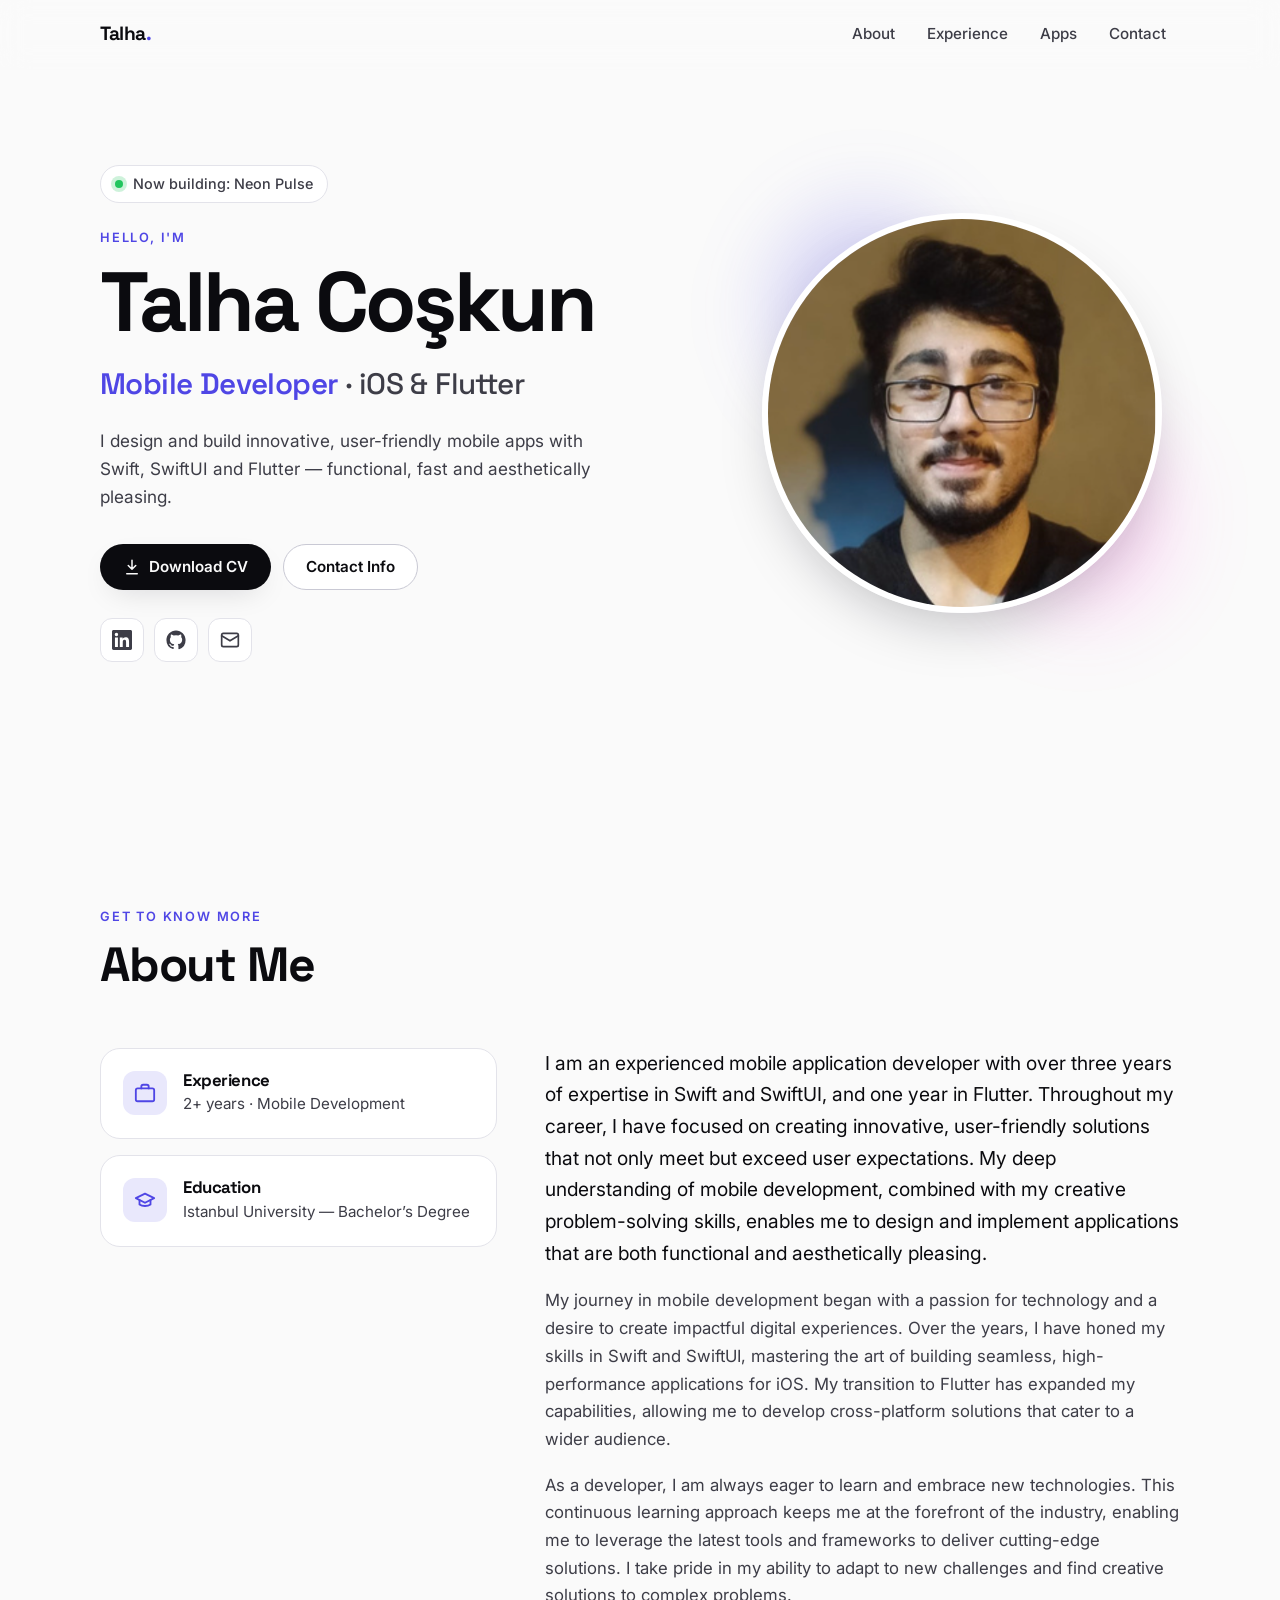
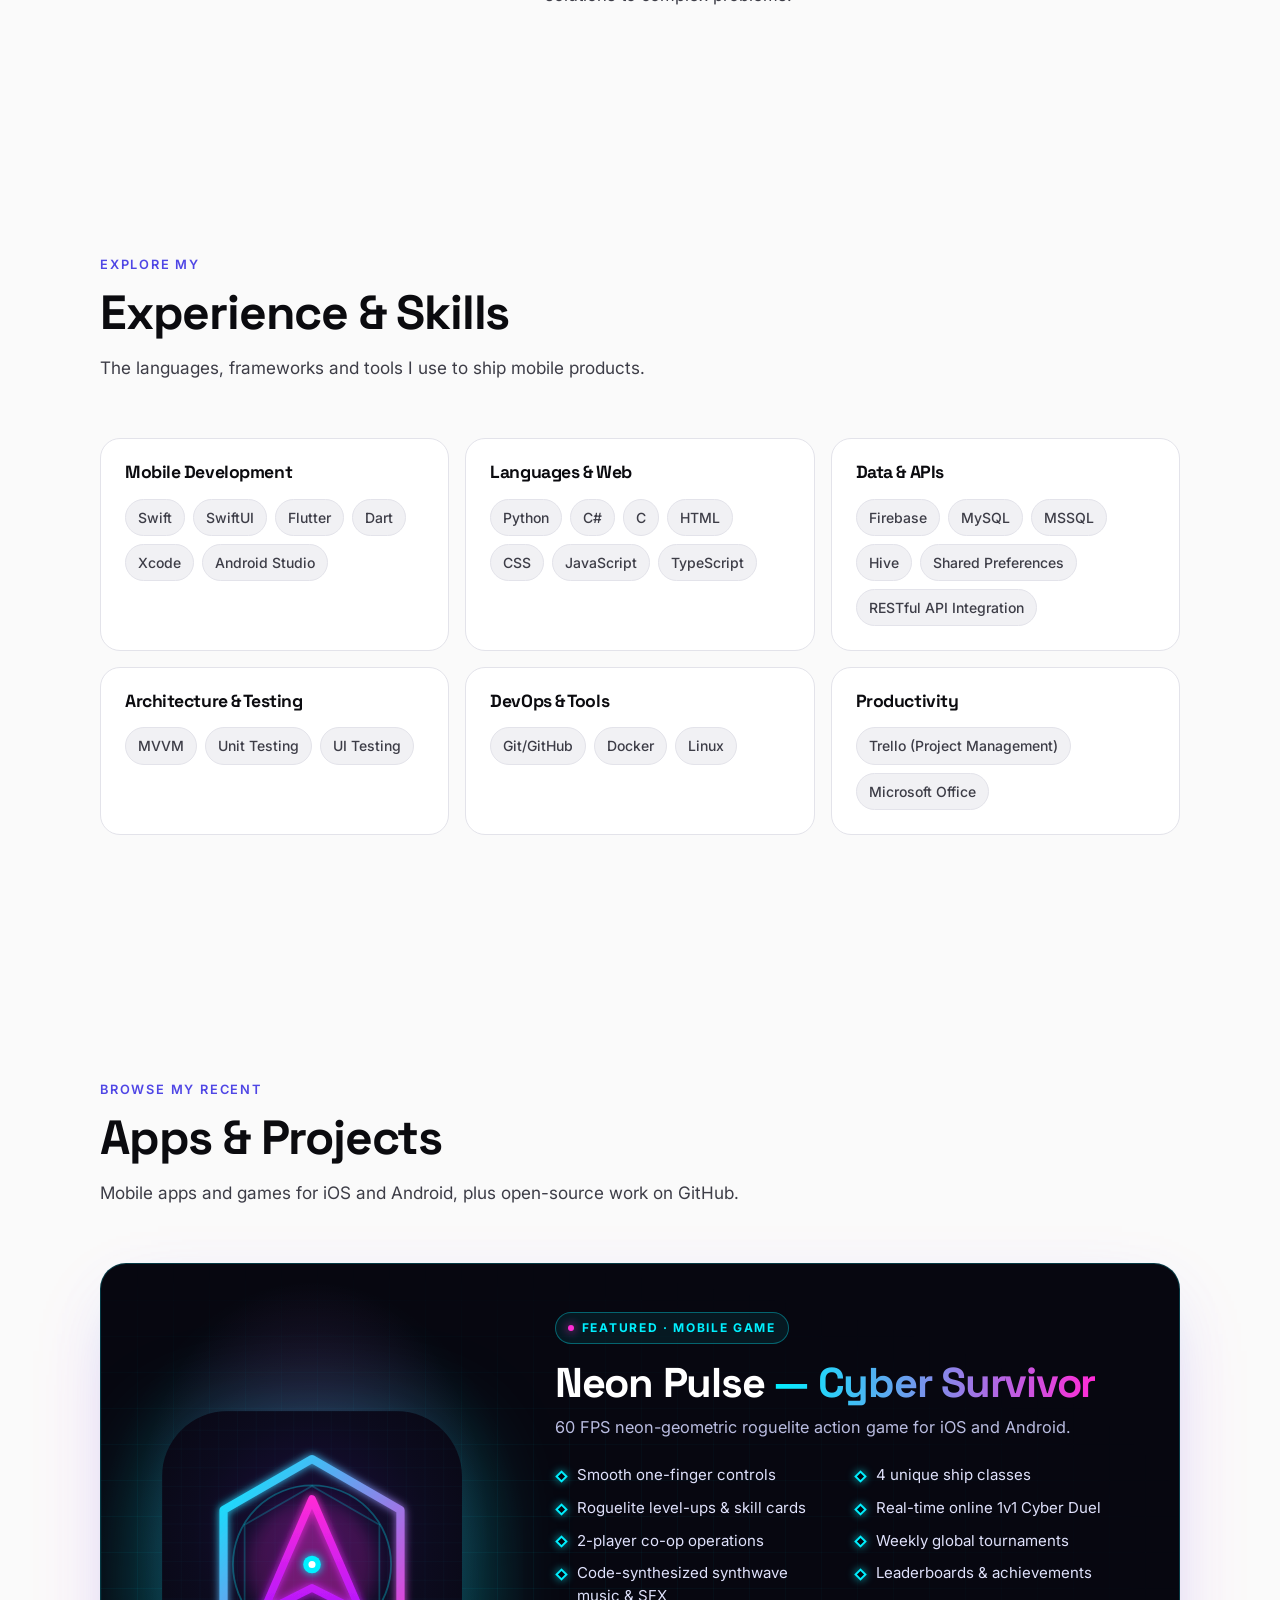
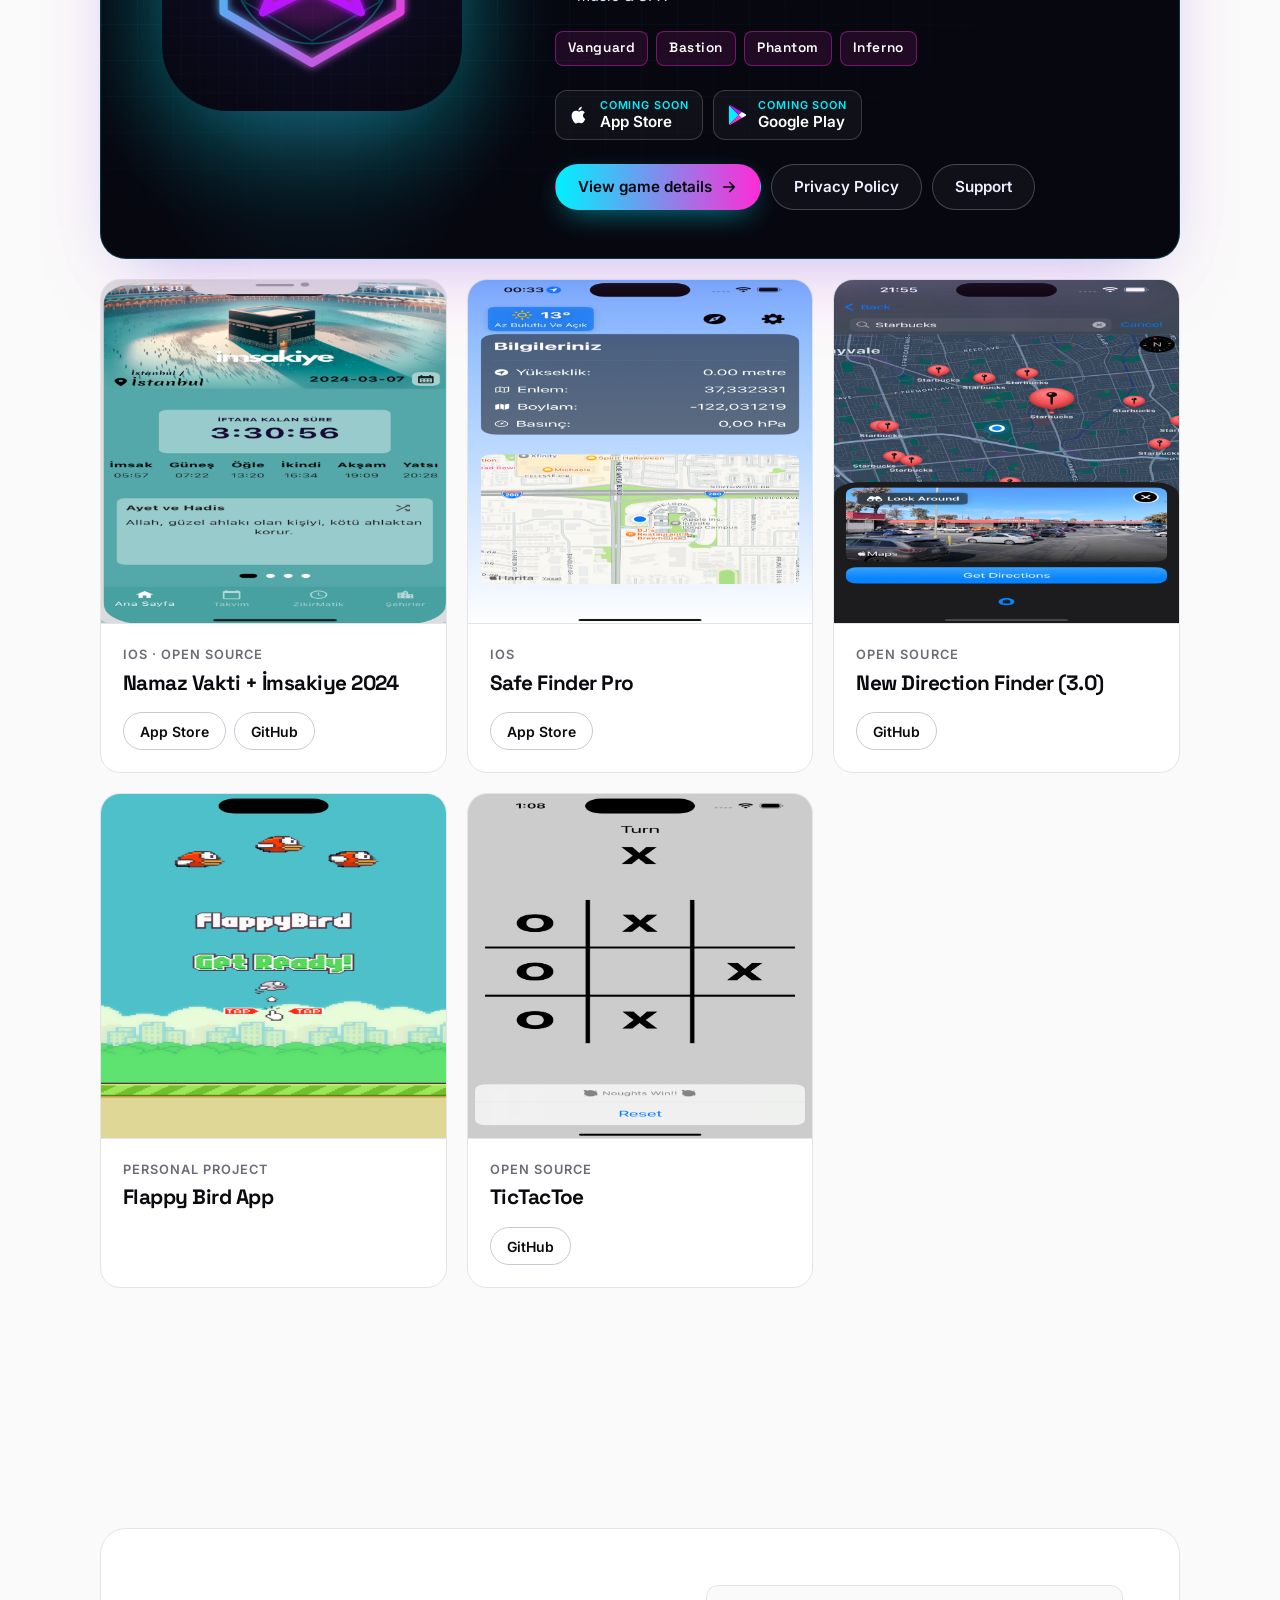
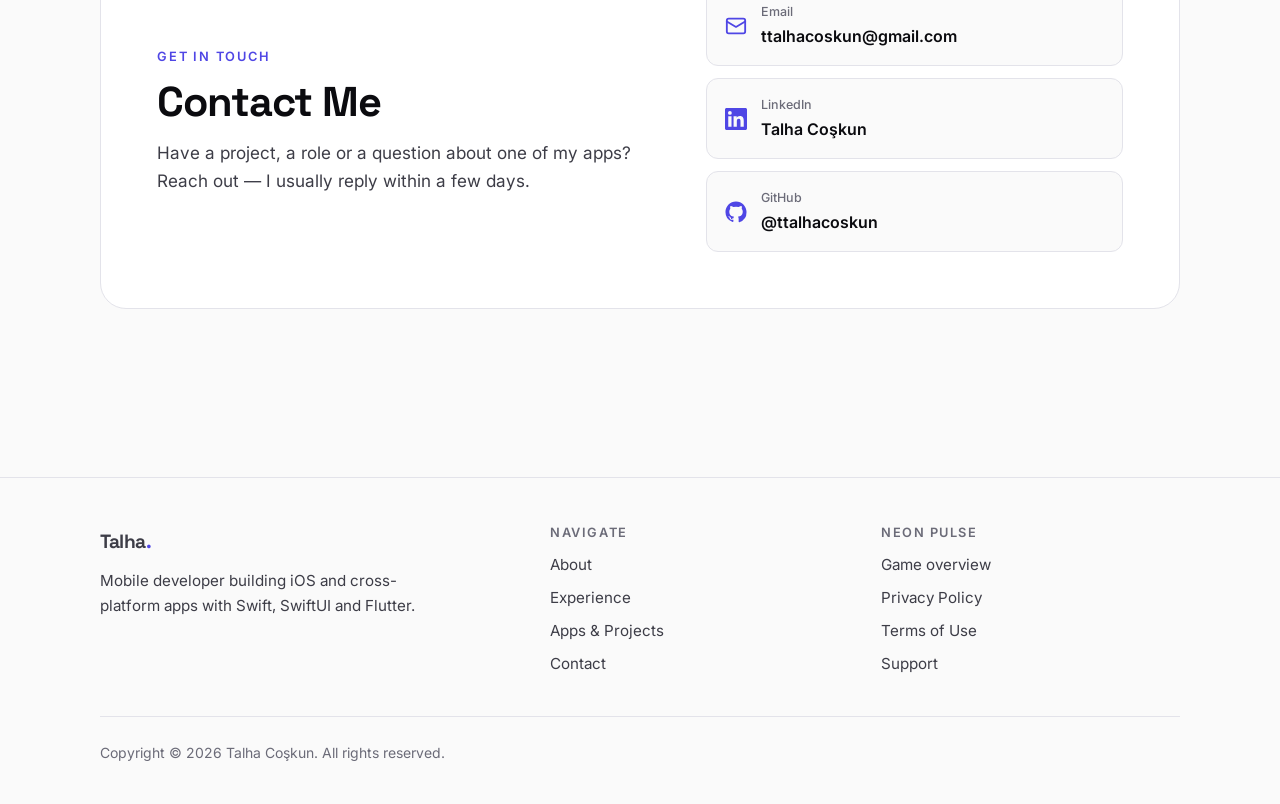
<file: index.html>
<!DOCTYPE html>
<html lang="en">
<head>
  <meta charset="UTF-8" />
  <meta name="viewport" content="width=device-width, initial-scale=1" />
  <title>Talha Coşkun — Mobile Developer (iOS, Swift, SwiftUI, Flutter)</title>
  <meta name="description" content="Talha Coşkun is a mobile developer building iOS and cross-platform apps with Swift, SwiftUI and Flutter. Portfolio, apps, projects and contact." />
  <meta name="author" content="Talha Coşkun" />
  <link rel="canonical" href="https://ttalhacoskun.com.tr/" />
  <meta name="theme-color" content="#fafafa" media="(prefers-color-scheme: light)" />
  <meta name="theme-color" content="#0a0a0d" media="(prefers-color-scheme: dark)" />

  <!-- Open Graph / Twitter -->
  <meta property="og:type" content="website" />
  <meta property="og:site_name" content="Talha Coşkun" />
  <meta property="og:title" content="Talha Coşkun — Mobile Developer" />
  <meta property="og:description" content="iOS and cross-platform apps built with Swift, SwiftUI and Flutter. Featuring Neon Pulse — Cyber Survivor." />
  <meta property="og:url" content="https://ttalhacoskun.com.tr/" />
  <meta property="og:image" content="https://ttalhacoskun.com.tr/assets/og-image.png" />
  <meta property="og:image:width" content="1200" />
  <meta property="og:image:height" content="630" />
  <meta property="og:image:alt" content="Talha Coşkun — Mobile Developer" />
  <meta property="og:locale" content="en_US" />
  <meta name="twitter:card" content="summary_large_image" />
  <meta name="twitter:title" content="Talha Coşkun — Mobile Developer" />
  <meta name="twitter:description" content="iOS and cross-platform apps built with Swift, SwiftUI and Flutter." />
  <meta name="twitter:image" content="https://ttalhacoskun.com.tr/assets/og-image.png" />

  <!-- Icons -->
  <link rel="icon" href="/assets/favicon_io/favicon.ico" sizes="any" />
  <link rel="icon" type="image/png" sizes="32x32" href="/assets/favicon_io/favicon-32x32.png" />
  <link rel="icon" type="image/png" sizes="16x16" href="/assets/favicon_io/favicon-16x16.png" />
  <link rel="apple-touch-icon" sizes="180x180" href="/assets/favicon_io/apple-touch-icon.png" />
  <link rel="manifest" href="/assets/favicon_io/site.webmanifest" />
  <link rel="me" href="https://sosyal.teknofest.app/@talhacoskun" />

  <!-- Fonts -->
  <link rel="preconnect" href="https://fonts.googleapis.com" />
  <link rel="preconnect" href="https://fonts.gstatic.com" crossorigin />
  <link href="https://fonts.googleapis.com/css2?family=Inter:wght@400;500;600;700&family=Space+Grotesk:wght@500;600;700&display=swap" rel="stylesheet" />

  <link rel="stylesheet" href="/style.css" />
  <script>document.documentElement.classList.add("js");</script>

  <script type="application/ld+json">
  {
    "@context": "https://schema.org",
    "@type": "Person",
    "name": "Talha Coşkun",
    "jobTitle": "Mobile Developer",
    "url": "https://ttalhacoskun.com.tr/",
    "image": "https://ttalhacoskun.com.tr/assets/profile-pic.png",
    "alumniOf": "Istanbul University",
    "knowsAbout": ["Swift", "SwiftUI", "Flutter", "Dart", "iOS Development", "Firebase"],
    "sameAs": [
      "https://github.com/ttalhacoskun",
      "https://www.linkedin.com/in/talha-co%C5%9Fkun-a54647214/"
    ]
  }
  </script>

  <!-- Google AdSense -->
  <script async src="https://pagead2.googlesyndication.com/pagead/js/adsbygoogle.js?client=ca-pub-7658717096931763" crossorigin="anonymous"></script>
</head>
<body>
  <a class="skip-link" href="#main">Skip to content</a>

  <header class="site-header" id="top">
    <nav class="container nav" aria-label="Primary">
      <a class="logo" href="#top">Talha<span>.</span></a>
      <button class="menu-toggle" type="button" aria-expanded="false" aria-controls="nav-links" aria-label="Open menu">
        <span></span>
      </button>
      <ul class="nav-links" id="nav-links">
        <li><a href="#about">About</a></li>
        <li><a href="#experience">Experience</a></li>
        <li><a href="#projects">Apps</a></li>
        <li><a href="#contact">Contact</a></li>
      </ul>
    </nav>
  </header>

  <main id="main">
    <!-- HERO -->
    <section class="hero" id="profile" aria-labelledby="hero-title">
      <div class="container hero-grid">
        <div class="hero-text-col">
          <a class="hero-kicker" href="#neon-pulse"><span class="dot" aria-hidden="true"></span>Now building: Neon Pulse</a>
          <p class="eyebrow">Hello, I'm</p>
          <h1 id="hero-title">Talha Coşkun</h1>
          <p class="hero-role"><strong>Mobile Developer</strong> · iOS &amp; Flutter</p>
          <p class="hero-text">I design and build innovative, user-friendly mobile apps with Swift, SwiftUI and Flutter — functional, fast and aesthetically pleasing.</p>
          <div class="hero-actions">
            <a class="btn btn-primary" href="/assets/TalhaCoskunCV(en).pdf" target="_blank" rel="noopener">
              <svg viewBox="0 0 24 24" fill="none" stroke="currentColor" stroke-width="2" stroke-linecap="round" stroke-linejoin="round" aria-hidden="true"><path d="M12 3v12m0 0-5-5m5 5 5-5M5 21h14"/></svg>
              Download CV
            </a>
            <a class="btn btn-ghost" href="#contact">Contact Info</a>
          </div>
          <div class="socials">
            <a class="social-link" href="https://www.linkedin.com/in/talha-co%C5%9Fkun-a54647214/" target="_blank" rel="noopener" aria-label="LinkedIn profile">
              <svg viewBox="0 0 24 24" fill="currentColor" aria-hidden="true"><path d="M20.45 20.45h-3.56v-5.57c0-1.33-.02-3.04-1.85-3.04-1.85 0-2.14 1.45-2.14 2.94v5.67H9.35V9h3.41v1.56h.05c.48-.9 1.64-1.85 3.37-1.85 3.6 0 4.27 2.37 4.27 5.46v6.28ZM5.34 7.43a2.06 2.06 0 1 1 0-4.13 2.06 2.06 0 0 1 0 4.13ZM7.12 20.45H3.56V9h3.56v11.45ZM22.22 0H1.77C.79 0 0 .77 0 1.73v20.54C0 23.23.79 24 1.77 24h20.45c.98 0 1.78-.77 1.78-1.73V1.73C24 .77 23.2 0 22.22 0Z"/></svg>
            </a>
            <a class="social-link" href="https://github.com/ttalhacoskun" target="_blank" rel="noopener" aria-label="GitHub profile">
              <svg viewBox="0 0 24 24" fill="currentColor" aria-hidden="true"><path d="M12 .5C5.65.5.5 5.65.5 12a11.5 11.5 0 0 0 7.86 10.92c.58.1.79-.25.79-.56v-2c-3.2.7-3.88-1.37-3.88-1.37-.52-1.33-1.28-1.69-1.28-1.69-1.04-.71.08-.7.08-.7 1.15.08 1.76 1.19 1.76 1.19 1.03 1.76 2.69 1.25 3.35.96.1-.75.4-1.25.73-1.54-2.55-.29-5.24-1.28-5.24-5.68 0-1.26.45-2.28 1.19-3.09-.12-.29-.52-1.46.11-3.05 0 0 .97-.31 3.17 1.18a11 11 0 0 1 5.77 0c2.2-1.49 3.17-1.18 3.17-1.18.63 1.59.23 2.76.11 3.05.74.81 1.19 1.83 1.19 3.09 0 4.41-2.69 5.38-5.26 5.67.41.36.78 1.06.78 2.14v3.17c0 .31.21.67.8.56A11.5 11.5 0 0 0 23.5 12C23.5 5.65 18.35.5 12 .5Z"/></svg>
            </a>
            <a class="social-link" href="mailto:ttalhacoskun@gmail.com" aria-label="Send an email">
              <svg viewBox="0 0 24 24" fill="none" stroke="currentColor" stroke-width="2" stroke-linecap="round" stroke-linejoin="round" aria-hidden="true"><rect x="2" y="4" width="20" height="16" rx="2"/><path d="m22 7-10 6L2 7"/></svg>
            </a>
          </div>
        </div>
        <div class="hero-photo">
          <img src="/assets/profile-pic.png" alt="Portrait of Talha Coşkun" width="508" height="520" fetchpriority="high" />
        </div>
      </div>
    </section>

    <!-- ABOUT -->
    <section id="about" aria-labelledby="about-title">
      <div class="container">
        <div class="section-head reveal">
          <p class="eyebrow">Get to know more</p>
          <h2 class="section-title" id="about-title">About Me</h2>
        </div>
        <div class="about-grid">
          <div class="stat-list reveal">
            <div class="stat">
              <div class="stat-icon"><svg viewBox="0 0 24 24" fill="none" stroke="currentColor" stroke-width="2" stroke-linecap="round" stroke-linejoin="round" aria-hidden="true"><rect x="2" y="7" width="20" height="14" rx="2"/><path d="M16 7V5a2 2 0 0 0-2-2h-4a2 2 0 0 0-2 2v2"/></svg></div>
              <div>
                <h3>Experience</h3>
                <p>2+ years · Mobile Development</p>
              </div>
            </div>
            <div class="stat">
              <div class="stat-icon"><svg viewBox="0 0 24 24" fill="none" stroke="currentColor" stroke-width="2" stroke-linecap="round" stroke-linejoin="round" aria-hidden="true"><path d="M22 10 12 5 2 10l10 5 10-5Z"/><path d="M6 12v5c3 2 9 2 12 0v-5"/></svg></div>
              <div>
                <h3>Education</h3>
                <p>Istanbul University — Bachelor’s Degree</p>
              </div>
            </div>
          </div>
          <div class="about-text reveal">
            <p>I am an experienced mobile application developer with over three years of expertise in Swift and SwiftUI, and one year in Flutter. Throughout my career, I have focused on creating innovative, user-friendly solutions that not only meet but exceed user expectations. My deep understanding of mobile development, combined with my creative problem-solving skills, enables me to design and implement applications that are both functional and aesthetically pleasing.</p>
            <p>My journey in mobile development began with a passion for technology and a desire to create impactful digital experiences. Over the years, I have honed my skills in Swift and SwiftUI, mastering the art of building seamless, high-performance applications for iOS. My transition to Flutter has expanded my capabilities, allowing me to develop cross-platform solutions that cater to a wider audience.</p>
            <p>As a developer, I am always eager to learn and embrace new technologies. This continuous learning approach keeps me at the forefront of the industry, enabling me to leverage the latest tools and frameworks to deliver cutting-edge solutions. I take pride in my ability to adapt to new challenges and find creative solutions to complex problems.</p>
          </div>
        </div>
      </div>
    </section>

    <!-- EXPERIENCE / SKILLS -->
    <section id="experience" aria-labelledby="experience-title">
      <div class="container">
        <div class="section-head reveal">
          <p class="eyebrow">Explore my</p>
          <h2 class="section-title" id="experience-title">Experience &amp; Skills</h2>
          <p class="section-lead">The languages, frameworks and tools I use to ship mobile products.</p>
        </div>
        <div class="skills-grid">
          <div class="skill-group reveal">
            <h3>Mobile Development</h3>
            <ul class="chips">
              <li class="chip">Swift</li><li class="chip">SwiftUI</li><li class="chip">Flutter</li><li class="chip">Dart</li><li class="chip">Xcode</li><li class="chip">Android Studio</li>
            </ul>
          </div>
          <div class="skill-group reveal">
            <h3>Languages &amp; Web</h3>
            <ul class="chips">
              <li class="chip">Python</li><li class="chip">C#</li><li class="chip">C</li><li class="chip">HTML</li><li class="chip">CSS</li><li class="chip">JavaScript</li><li class="chip">TypeScript</li>
            </ul>
          </div>
          <div class="skill-group reveal">
            <h3>Data &amp; APIs</h3>
            <ul class="chips">
              <li class="chip">Firebase</li><li class="chip">MySQL</li><li class="chip">MSSQL</li><li class="chip">Hive</li><li class="chip">Shared Preferences</li><li class="chip">RESTful API Integration</li>
            </ul>
          </div>
          <div class="skill-group reveal">
            <h3>Architecture &amp; Testing</h3>
            <ul class="chips">
              <li class="chip">MVVM</li><li class="chip">Unit Testing</li><li class="chip">UI Testing</li>
            </ul>
          </div>
          <div class="skill-group reveal">
            <h3>DevOps &amp; Tools</h3>
            <ul class="chips">
              <li class="chip">Git/GitHub</li><li class="chip">Docker</li><li class="chip">Linux</li>
            </ul>
          </div>
          <div class="skill-group reveal">
            <h3>Productivity</h3>
            <ul class="chips">
              <li class="chip">Trello (Project Management)</li><li class="chip">Microsoft Office</li>
            </ul>
          </div>
        </div>
      </div>
    </section>

    <!-- APPS & PROJECTS -->
    <section id="projects" aria-labelledby="projects-title">
      <div class="container">
        <div class="section-head reveal">
          <p class="eyebrow">Browse my recent</p>
          <h2 class="section-title" id="projects-title">Apps &amp; Projects</h2>
          <p class="section-lead">Mobile apps and games for iOS and Android, plus open-source work on GitHub.</p>
        </div>

        <!-- Featured: Neon Pulse -->
        <article class="np-feature reveal" id="neon-pulse" aria-labelledby="np-title">
          <div class="np-visual">
            <img src="/assets/neon-pulse/emblem.svg" alt="Neon Pulse emblem: a neon ship inside a glowing cyan and magenta hexagon" width="300" height="300" loading="lazy" />
          </div>
          <div class="np-content">
            <span class="np-tag">Featured · Mobile Game</span>
            <h3 id="np-title">Neon Pulse <span class="np-accent">— Cyber Survivor</span></h3>
            <p class="np-sub">60 FPS neon-geometric roguelite action game for iOS and Android.</p>
            <ul class="np-features">
              <li>Smooth one-finger controls</li>
              <li>4 unique ship classes</li>
              <li>Roguelite level-ups &amp; skill cards</li>
              <li>Real-time online 1v1 Cyber Duel</li>
              <li>2-player co-op operations</li>
              <li>Weekly global tournaments</li>
              <li>Code-synthesized synthwave music &amp; SFX</li>
              <li>Leaderboards &amp; achievements</li>
            </ul>
            <ul class="np-ships" aria-label="Ship classes">
              <li class="np-ship">Vanguard</li><li class="np-ship">Bastion</li><li class="np-ship">Phantom</li><li class="np-ship">Inferno</li>
            </ul>
            <div class="np-stores" aria-label="Store availability">
              <div class="store-badge">
                <svg viewBox="0 0 24 24" fill="currentColor" aria-hidden="true"><path d="M16.37 12.6c-.02-2.3 1.88-3.4 1.96-3.46-1.07-1.56-2.73-1.77-3.32-1.8-1.41-.14-2.76.83-3.48.83-.72 0-1.83-.81-3-.79-1.55.02-2.97.9-3.77 2.28-1.6 2.79-.41 6.92 1.15 9.18.76 1.11 1.67 2.35 2.86 2.31 1.15-.05 1.58-.74 2.97-.74 1.38 0 1.77.74 2.98.72 1.23-.02 2.01-1.13 2.77-2.24.87-1.28 1.23-2.53 1.25-2.59-.03-.01-2.4-.92-2.42-3.66ZM14.1 5.86c.63-.77 1.06-1.83.94-2.89-.91.04-2.01.61-2.67 1.37-.58.67-1.1 1.76-.96 2.8 1.02.08 2.06-.52 2.69-1.28Z"/></svg>
                <div><small>Coming soon</small><span>App Store</span></div>
              </div>
              <div class="store-badge">
                <svg viewBox="0 0 24 24" aria-hidden="true"><path fill="#00f0ff" d="M3.6 1.6c-.25.27-.4.68-.4 1.2v18.4c0 .52.15.93.4 1.2L13.9 12 3.6 1.6Z"/><path fill="#ff2bd6" d="M17.3 15.4 13.9 12 3.6 22.4c.38.4 1 .45 1.7.05l12-7.05Z"/><path fill="#b316ff" d="M17.3 8.6 5.3 1.55c-.7-.4-1.32-.35-1.7.05L13.9 12l3.4-3.4Z"/><path fill="#ffffff" d="m21.1 10.8-3.8-2.2-3.4 3.4 3.4 3.4 3.8-2.2c1.1-.63 1.1-1.77 0-2.4Z"/></svg>
                <div><small>Coming soon</small><span>Google Play</span></div>
              </div>
            </div>
            <div class="np-actions">
              <a class="btn btn-neon" href="/neon-pulse/">
                View game details
                <svg viewBox="0 0 24 24" fill="none" stroke="currentColor" stroke-width="2.2" stroke-linecap="round" stroke-linejoin="round" aria-hidden="true"><path d="M5 12h14m-6-6 6 6-6 6"/></svg>
              </a>
              <a class="btn btn-neon-ghost" href="/neon-pulse/privacy/">Privacy Policy</a>
              <a class="btn btn-neon-ghost" href="/neon-pulse/support/">Support</a>
            </div>
          </div>
        </article>

        <div class="projects-grid">
          <article class="project-card reveal">
            <div class="project-media"><img src="/assets/project-1.png" alt="Namaz Vakti + İmsakiye 2024 app screenshot" width="1080" height="1080" loading="lazy" /></div>
            <div class="project-body">
              <p class="project-meta">iOS · Open source</p>
              <h3>Namaz Vakti + İmsakiye 2024</h3>
              <div class="project-actions">
                <a class="btn btn-ghost btn-sm" href="https://apps.apple.com/tr/app/namaz-vakti-i-msakiye-2024/id6479539453?l=tr" target="_blank" rel="noopener">App Store</a>
                <a class="btn btn-ghost btn-sm" href="https://github.com/ttalhacoskun/Namaz-Vakti-imsakiye-2024" target="_blank" rel="noopener">GitHub</a>
              </div>
            </div>
          </article>
          <article class="project-card reveal">
            <div class="project-media"><img src="/assets/project-5.png" alt="Safe Finder Pro app screenshot" width="1080" height="1080" loading="lazy" /></div>
            <div class="project-body">
              <p class="project-meta">iOS</p>
              <h3>Safe Finder Pro</h3>
              <div class="project-actions">
                <a class="btn btn-ghost btn-sm" href="https://apps.apple.com/tr/app/safefinderpro/id6737575931?l=tr" target="_blank" rel="noopener">App Store</a>
              </div>
            </div>
          </article>
          <article class="project-card reveal">
            <div class="project-media"><img src="/assets/project-2.png" alt="New Direction Finder 3.0 screenshot" width="1080" height="1080" loading="lazy" /></div>
            <div class="project-body">
              <p class="project-meta">Open source</p>
              <h3>New Direction Finder (3.0)</h3>
              <div class="project-actions">
                <a class="btn btn-ghost btn-sm" href="https://github.com/ttalhacoskun/NewDirectionFinder3.0" target="_blank" rel="noopener">GitHub</a>
              </div>
            </div>
          </article>
          <article class="project-card reveal">
            <div class="project-media"><img src="/assets/project-3.png" alt="Flappy Bird App screenshot" width="1080" height="1080" loading="lazy" /></div>
            <div class="project-body">
              <p class="project-meta">Personal project</p>
              <h3>Flappy Bird App</h3>
            </div>
          </article>
          <article class="project-card reveal">
            <div class="project-media"><img src="/assets/project-4.png" alt="TicTacToe app screenshot" width="1080" height="1080" loading="lazy" /></div>
            <div class="project-body">
              <p class="project-meta">Open source</p>
              <h3>TicTacToe</h3>
              <div class="project-actions">
                <a class="btn btn-ghost btn-sm" href="https://github.com/ttalhacoskun/TicTacToe" target="_blank" rel="noopener">GitHub</a>
              </div>
            </div>
          </article>
        </div>
      </div>
    </section>

    <!-- CONTACT -->
    <section id="contact" aria-labelledby="contact-title">
      <div class="container">
        <div class="contact-card reveal">
          <div>
            <p class="eyebrow">Get in touch</p>
            <h2 class="section-title" id="contact-title">Contact Me</h2>
            <p class="section-lead">Have a project, a role or a question about one of my apps? Reach out — I usually reply within a few days.</p>
          </div>
          <div class="contact-links">
            <a class="contact-link" href="mailto:ttalhacoskun@gmail.com">
              <svg viewBox="0 0 24 24" fill="none" stroke="currentColor" stroke-width="2" stroke-linecap="round" stroke-linejoin="round" aria-hidden="true"><rect x="2" y="4" width="20" height="16" rx="2"/><path d="m22 7-10 6L2 7"/></svg>
              <div><small>Email</small><span>ttalhacoskun@gmail.com</span></div>
            </a>
            <a class="contact-link" href="https://www.linkedin.com/in/talha-co%C5%9Fkun-a54647214/" target="_blank" rel="noopener">
              <svg viewBox="0 0 24 24" fill="currentColor" aria-hidden="true"><path d="M20.45 20.45h-3.56v-5.57c0-1.33-.02-3.04-1.85-3.04-1.85 0-2.14 1.45-2.14 2.94v5.67H9.35V9h3.41v1.56h.05c.48-.9 1.64-1.85 3.37-1.85 3.6 0 4.27 2.37 4.27 5.46v6.28ZM5.34 7.43a2.06 2.06 0 1 1 0-4.13 2.06 2.06 0 0 1 0 4.13ZM7.12 20.45H3.56V9h3.56v11.45ZM22.22 0H1.77C.79 0 0 .77 0 1.73v20.54C0 23.23.79 24 1.77 24h20.45c.98 0 1.78-.77 1.78-1.73V1.73C24 .77 23.2 0 22.22 0Z"/></svg>
              <div><small>LinkedIn</small><span>Talha Coşkun</span></div>
            </a>
            <a class="contact-link" href="https://github.com/ttalhacoskun" target="_blank" rel="noopener">
              <svg viewBox="0 0 24 24" fill="currentColor" aria-hidden="true"><path d="M12 .5C5.65.5.5 5.65.5 12a11.5 11.5 0 0 0 7.86 10.92c.58.1.79-.25.79-.56v-2c-3.2.7-3.88-1.37-3.88-1.37-.52-1.33-1.28-1.69-1.28-1.69-1.04-.71.08-.7.08-.7 1.15.08 1.76 1.19 1.76 1.19 1.03 1.76 2.69 1.25 3.35.96.1-.75.4-1.25.73-1.54-2.55-.29-5.24-1.28-5.24-5.68 0-1.26.45-2.28 1.19-3.09-.12-.29-.52-1.46.11-3.05 0 0 .97-.31 3.17 1.18a11 11 0 0 1 5.77 0c2.2-1.49 3.17-1.18 3.17-1.18.63 1.59.23 2.76.11 3.05.74.81 1.19 1.83 1.19 3.09 0 4.41-2.69 5.38-5.26 5.67.41.36.78 1.06.78 2.14v3.17c0 .31.21.67.8.56A11.5 11.5 0 0 0 23.5 12C23.5 5.65 18.35.5 12 .5Z"/></svg>
              <div><small>GitHub</small><span>@ttalhacoskun</span></div>
            </a>
          </div>
        </div>
      </div>
    </section>

    <!-- Google AdSense — banner -->
    <div class="container ad-slot">
      <ins class="adsbygoogle"
           style="display:block"
           data-ad-client="ca-pub-7658717096931763"
           data-ad-slot="7962087512"
           data-ad-format="auto"
           data-full-width-responsive="true"></ins>
      <script>(adsbygoogle = window.adsbygoogle || []).push({});</script>
    </div>
  </main>

  <footer class="site-footer">
    <div class="container">
      <div class="footer-grid">
        <div>
          <a class="logo" href="#top">Talha<span>.</span></a>
          <p style="margin-top:10px;max-width:340px">Mobile developer building iOS and cross-platform apps with Swift, SwiftUI and Flutter.</p>
        </div>
        <nav aria-label="Footer">
          <h2>Navigate</h2>
          <ul>
            <li><a href="#about">About</a></li>
            <li><a href="#experience">Experience</a></li>
            <li><a href="#projects">Apps &amp; Projects</a></li>
            <li><a href="#contact">Contact</a></li>
          </ul>
        </nav>
        <nav aria-label="Neon Pulse">
          <h2>Neon Pulse</h2>
          <ul>
            <li><a href="/neon-pulse/">Game overview</a></li>
            <li><a href="/neon-pulse/privacy/">Privacy Policy</a></li>
            <li><a href="/neon-pulse/terms/">Terms of Use</a></li>
            <li><a href="/neon-pulse/support/">Support</a></li>
          </ul>
        </nav>
      </div>
      <p class="footer-bottom">Copyright © <span data-year>2026</span> Talha Coşkun. All rights reserved.</p>
    </div>
  </footer>

  <script src="/script.js" defer></script>
</body>
</html>
</file>
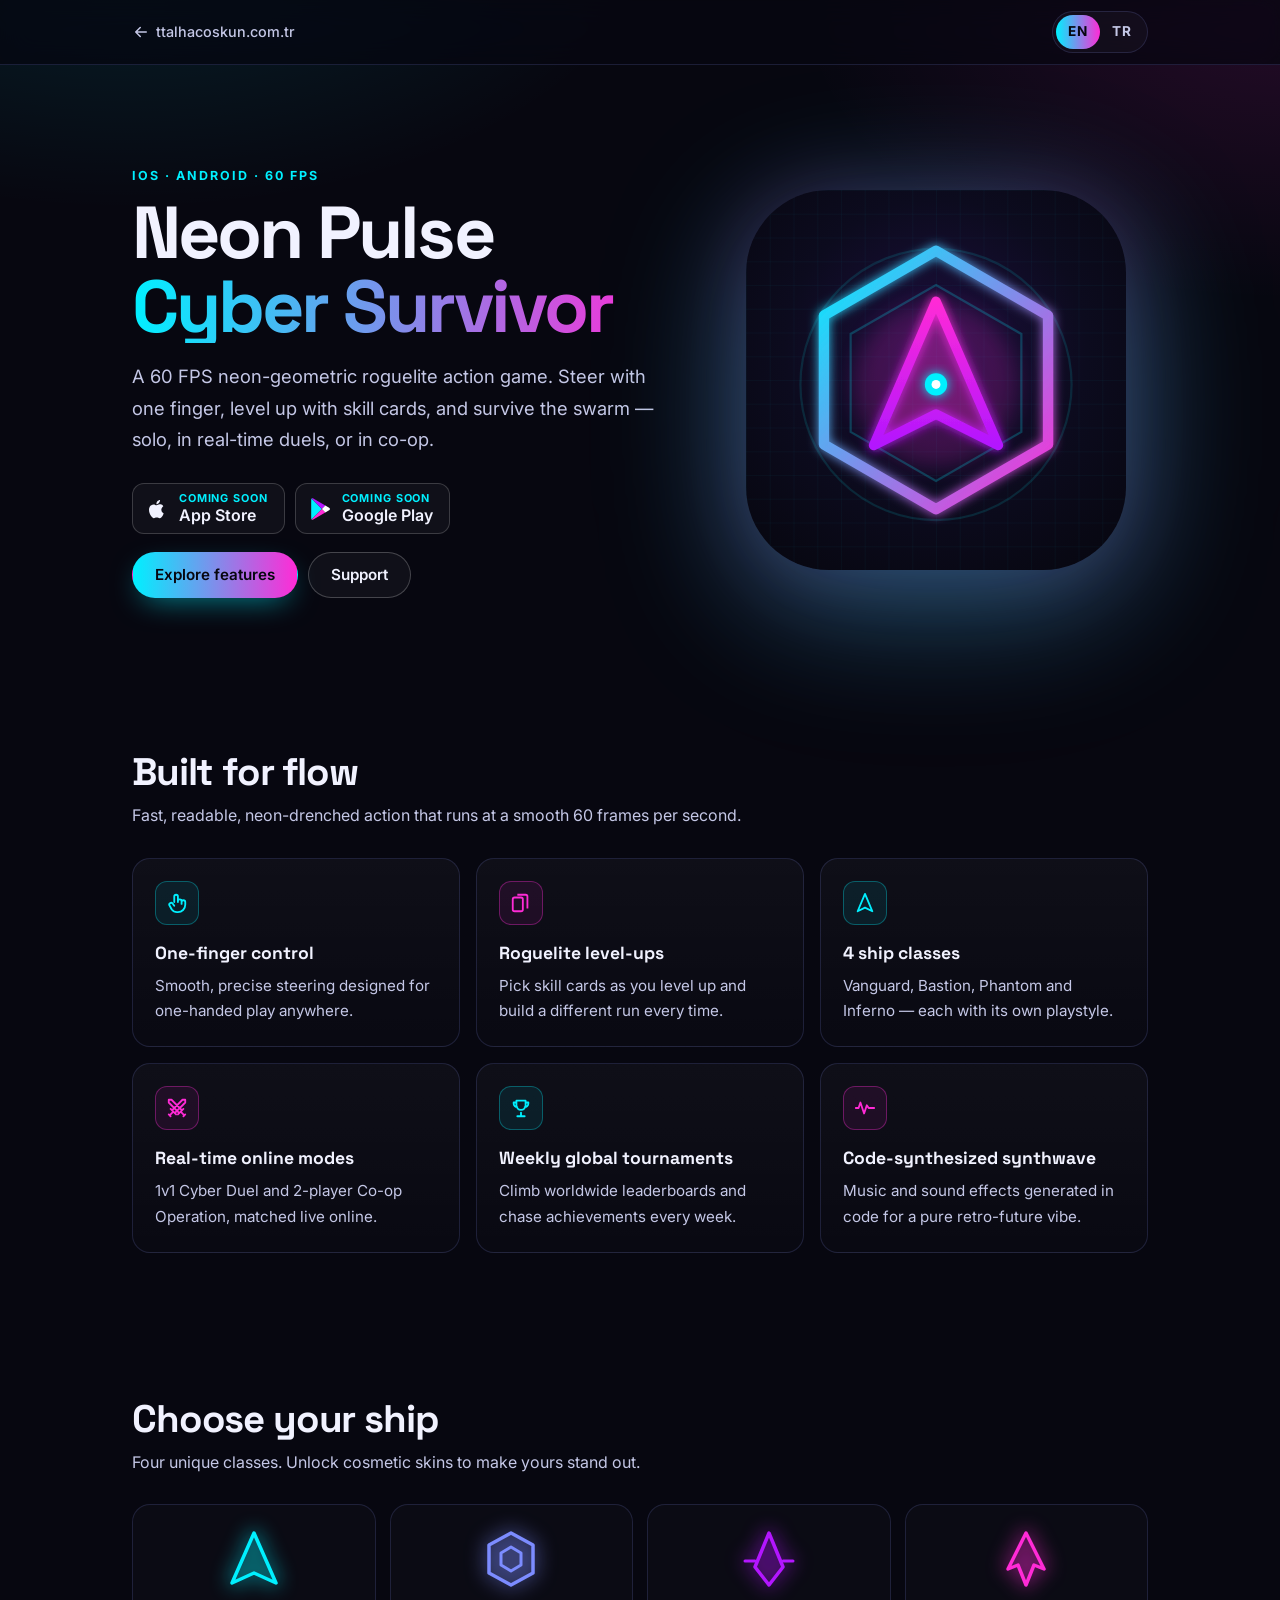
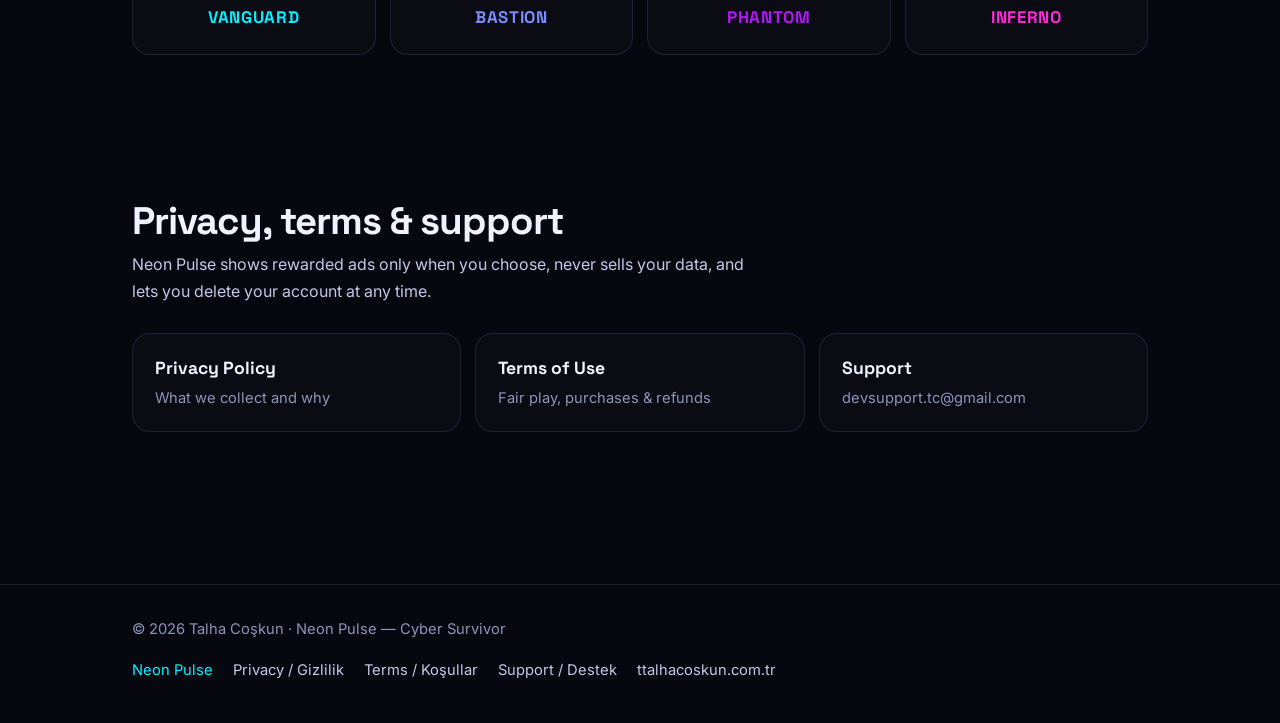
<file: neon-pulse/index.html>
<!DOCTYPE html>
<html lang="en">
<head>
  <meta charset="UTF-8" />
  <meta name="viewport" content="width=device-width, initial-scale=1" />
  <title>Neon Pulse — Cyber Survivor | 60 FPS Neon Roguelite for iOS &amp; Android</title>
  <meta name="np-title-en" content="Neon Pulse — Cyber Survivor | 60 FPS Neon Roguelite for iOS &amp; Android" />
  <meta name="np-title-tr" content="Neon Pulse — Cyber Survivor | iOS ve Android için 60 FPS Neon Roguelite" />
  <meta name="description" content="Neon Pulse — Cyber Survivor is a 60 FPS neon-geometric roguelite action game with one-finger controls, 4 ship classes, real-time 1v1 duels, 2-player co-op and weekly global tournaments." />
  <link rel="canonical" href="https://ttalhacoskun.com.tr/neon-pulse/" />
  <link rel="alternate" hreflang="en" href="https://ttalhacoskun.com.tr/neon-pulse/" />
  <link rel="alternate" hreflang="tr" href="https://ttalhacoskun.com.tr/neon-pulse/?lang=tr" />
  <link rel="alternate" hreflang="x-default" href="https://ttalhacoskun.com.tr/neon-pulse/" />
  <meta name="theme-color" content="#070710" />
  <meta property="og:type" content="website" />
  <meta property="og:site_name" content="Neon Pulse — Cyber Survivor" />
  <meta property="og:title" content="Neon Pulse — Cyber Survivor" />
  <meta property="og:description" content="60 FPS neon-geometric roguelite action. One finger. Four ships. Real-time duels, co-op and weekly tournaments." />
  <meta property="og:url" content="https://ttalhacoskun.com.tr/neon-pulse/" />
  <meta property="og:image" content="https://ttalhacoskun.com.tr/assets/neon-pulse/og.png" />
  <meta property="og:image:width" content="1200" />
  <meta property="og:image:height" content="630" />
  <meta property="og:image:alt" content="Neon Pulse — Cyber Survivor emblem on a dark neon grid" />
  <meta name="twitter:card" content="summary_large_image" />
  <meta name="twitter:title" content="Neon Pulse — Cyber Survivor" />
  <meta name="twitter:description" content="60 FPS neon-geometric roguelite action for iOS &amp; Android." />
  <meta name="twitter:image" content="https://ttalhacoskun.com.tr/assets/neon-pulse/og.png" />
  <link rel="icon" href="/assets/neon-pulse/emblem.svg" type="image/svg+xml" />
  <link rel="apple-touch-icon" href="/assets/favicon_io/apple-touch-icon.png" />
  <link rel="preconnect" href="https://fonts.googleapis.com" />
  <link rel="preconnect" href="https://fonts.gstatic.com" crossorigin />
  <link href="https://fonts.googleapis.com/css2?family=Inter:wght@400;500;600;700&family=Space+Grotesk:wght@500;600;700&display=swap" rel="stylesheet" />
  <link rel="stylesheet" href="/neon-pulse/np.css" />
  <script type="application/ld+json">
  {
    "@context": "https://schema.org",
    "@type": ["VideoGame", "MobileApplication"],
    "name": "Neon Pulse — Cyber Survivor",
    "description": "60 FPS neon-geometric roguelite action game with one-finger controls, 4 ship classes, real-time 1v1 duels, 2-player co-op and weekly global tournaments.",
    "url": "https://ttalhacoskun.com.tr/neon-pulse/",
    "image": "https://ttalhacoskun.com.tr/assets/neon-pulse/og.png",
    "applicationCategory": "GameApplication",
    "genre": ["Action", "Roguelite", "Arcade"],
    "operatingSystem": "iOS, Android",
    "playMode": ["SinglePlayer", "MultiPlayer", "CoOp"],
    "author": { "@type": "Person", "name": "Talha Coşkun", "url": "https://ttalhacoskun.com.tr/" },
    "offers": { "@type": "Offer", "price": "0", "priceCurrency": "USD" }
  }
  </script>
  <style>
    .np-hero { padding: clamp(48px, 8vw, 96px) 0 clamp(48px, 7vw, 80px); }
    .np-hero-grid { display: grid; grid-template-columns: 1.25fr 1fr; gap: clamp(28px, 5vw, 64px); align-items: center; }
    .np-hero h1 { font-family: var(--font-display); font-size: clamp(2.6rem, 7vw, 4.6rem); line-height: 1; letter-spacing: -0.04em; }
    .np-hero h1 span { display: block; background: linear-gradient(90deg, var(--np-cyan), var(--np-magenta)); -webkit-background-clip: text; background-clip: text; color: transparent; }
    .np-hero .lead { margin-top: 18px; font-size: 1.15rem; color: var(--np-text-2); max-width: 540px; }
    .np-hero .stores { margin-top: 28px; }
    .np-hero .actions { display: flex; flex-wrap: wrap; gap: 10px; margin-top: 18px; }
    .np-emblem { justify-self: center; width: min(100%, 380px); filter: drop-shadow(0 30px 70px rgba(0, 240, 255, 0.35)) drop-shadow(0 10px 40px rgba(255, 43, 214, 0.25)); }
    .np-section { padding: clamp(40px, 6vw, 72px) 0; }
    .np-section h2 { font-family: var(--font-display); font-size: clamp(1.8rem, 4vw, 2.4rem); letter-spacing: -0.03em; line-height: 1.15; margin-bottom: 8px; }
    .np-section .sub { color: var(--np-text-2); margin-bottom: 28px; max-width: 620px; }
    .feature-grid { display: grid; grid-template-columns: repeat(3, 1fr); gap: 16px; }
    .feature { padding: 22px; border-radius: var(--np-radius); border: 1px solid var(--np-line); background: linear-gradient(180deg, rgba(255,255,255,0.035), rgba(255,255,255,0.01)); transition: transform 220ms var(--ease), border-color 220ms, box-shadow 220ms; }
    .feature:hover { transform: translateY(-4px); border-color: var(--np-line-strong); box-shadow: 0 20px 50px -24px rgba(0, 240, 255, 0.45); }
    .feature .ico { width: 44px; height: 44px; display: grid; place-items: center; border-radius: 12px; background: rgba(0, 240, 255, 0.08); border: 1px solid rgba(0, 240, 255, 0.3); color: var(--np-cyan); margin-bottom: 14px; }
    .feature:nth-child(even) .ico { background: rgba(255, 43, 214, 0.08); border-color: rgba(255, 43, 214, 0.35); color: var(--np-magenta); }
    .feature .ico svg { width: 22px; height: 22px; }
    .feature h3 { font-family: var(--font-display); font-size: 1.1rem; margin-bottom: 4px; }
    .feature p { color: var(--np-text-2); font-size: 0.95rem; }
    .ships { display: grid; grid-template-columns: repeat(4, 1fr); gap: 14px; }
    .ship { text-align: center; padding: 22px 12px; border-radius: var(--np-radius); border: 1px solid var(--np-line); background: rgba(255,255,255,0.02); transition: transform 220ms var(--ease), border-color 220ms; }
    .ship:hover { transform: translateY(-4px); border-color: var(--np-line-strong); }
    .ship svg { width: 64px; height: 64px; margin: 0 auto 12px; filter: drop-shadow(0 0 10px currentColor); }
    .ship strong { font-family: var(--font-display); font-size: 1.05rem; letter-spacing: 0.04em; }
    .legal-grid { display: grid; grid-template-columns: repeat(3, 1fr); gap: 14px; }
    .legal-card { display: block; padding: 20px 22px; border-radius: var(--np-radius); border: 1px solid var(--np-line); background: rgba(255,255,255,0.02); color: var(--np-text); text-decoration: none; transition: transform 200ms var(--ease), border-color 200ms; }
    .legal-card:hover { color: var(--np-text); transform: translateY(-3px); border-color: var(--np-cyan); }
    .legal-card strong { display: block; font-family: var(--font-display); font-size: 1.1rem; }
    .legal-card span { color: var(--np-text-3); font-size: 0.92rem; }
    @media (max-width: 880px) {
      .np-hero-grid { grid-template-columns: 1fr; text-align: center; }
      .np-emblem { order: -1; width: min(60vw, 240px); }
      .np-hero .lead { margin-left: auto; margin-right: auto; }
      .np-hero .stores, .np-hero .actions { justify-content: center; }
      .feature-grid, .legal-grid { grid-template-columns: 1fr 1fr; }
      .ships { grid-template-columns: repeat(2, 1fr); }
    }
    @media (max-width: 560px) {
      .feature-grid, .legal-grid { grid-template-columns: 1fr; }
    }
  </style>
</head>
<body>
  <a class="skip-link" href="#main">Skip to content</a>

  <header class="np-bar">
    <div class="wrap">
      <a class="back-link" href="/#projects"><svg width="18" height="18" viewBox="0 0 24 24" fill="none" stroke="currentColor" stroke-width="2" stroke-linecap="round" stroke-linejoin="round" aria-hidden="true"><path d="M19 12H5m6 6-6-6 6-6"/></svg><span class="label">ttalhacoskun.com.tr</span></a>
      <div class="np-bar-right">
        <nav class="lang-switch" aria-label="Language / Dil">
          <a href="?lang=en" data-set-lang="en" hreflang="en" lang="en" aria-current="true">EN</a>
          <a href="?lang=tr" data-set-lang="tr" hreflang="tr" lang="tr" aria-current="false">TR</a>
        </nav>
      </div>
    </div>
  </header>

  <main id="main">
    <!-- Shared inline icon set -->
    <svg width="0" height="0" style="position:absolute" aria-hidden="true">
      <symbol id="i-finger" viewBox="0 0 24 24"><path fill="none" stroke="currentColor" stroke-width="2" stroke-linecap="round" stroke-linejoin="round" d="M9 11V5a2 2 0 1 1 4 0v6m0-1a2 2 0 1 1 4 0v3m-4-2v0m4 0a2 2 0 1 1 4 0v3a8 8 0 0 1-8 8h-1a7 7 0 0 1-5.7-2.9L4 15a2 2 0 0 1 3.2-2.4L9 15"/></symbol>
      <symbol id="i-ship" viewBox="0 0 24 24"><path fill="none" stroke="currentColor" stroke-width="2" stroke-linejoin="round" d="M12 2 20 21l-8-4-8 4L12 2Z"/></symbol>
      <symbol id="i-cards" viewBox="0 0 24 24"><g fill="none" stroke="currentColor" stroke-width="2" stroke-linejoin="round"><rect x="3" y="6" width="11" height="15" rx="2"/><path d="M8 3h9a2 2 0 0 1 2 2v13"/></g></symbol>
      <symbol id="i-duel" viewBox="0 0 24 24"><path fill="none" stroke="currentColor" stroke-width="2" stroke-linecap="round" stroke-linejoin="round" d="M14.5 17.5 3 6V3h3l11.5 11.5M13 19l6-6M16 16l4 4M19 21l2-2M9.5 17.5 21 6V3h-3L6.5 14.5M11 19l-6-6M8 16l-4 4M5 21l-2-2"/></symbol>
      <symbol id="i-trophy" viewBox="0 0 24 24"><path fill="none" stroke="currentColor" stroke-width="2" stroke-linecap="round" stroke-linejoin="round" d="M8 21h8M12 17v4M7 4h10v5a5 5 0 0 1-10 0V4ZM7 6H4v1a4 4 0 0 0 4 4M17 6h3v1a4 4 0 0 1-4 4"/></symbol>
      <symbol id="i-wave" viewBox="0 0 24 24"><path fill="none" stroke="currentColor" stroke-width="2" stroke-linecap="round" stroke-linejoin="round" d="M2 12h3l2-6 4 12 3-9 2 3h6"/></symbol>
    </svg>

    <section class="np-hero">
      <div class="wrap np-hero-grid">
        <div>
          <span class="kicker">iOS · Android · 60 FPS</span>
          <h1>Neon Pulse <span>Cyber Survivor</span></h1>
          <p class="lead" data-lang="en" lang="en">A 60 FPS neon-geometric roguelite action game. Steer with one finger, level up with skill cards, and survive the swarm — solo, in real-time duels, or in co-op.</p>
          <p class="lead" data-lang="tr" lang="tr" hidden>60 FPS neon-geometrik roguelite aksiyon oyunu. Tek parmakla yönlendir, yetenek kartlarıyla güçlen ve sürüye karşı hayatta kal — tek başına, gerçek zamanlı düellolarda veya ortak operasyonda.</p>
          <div class="stores" aria-label="Store availability">
            <div class="store-badge">
              <svg viewBox="0 0 24 24" fill="currentColor" aria-hidden="true"><path d="M16.37 12.6c-.02-2.3 1.88-3.4 1.96-3.46-1.07-1.56-2.73-1.77-3.32-1.8-1.41-.14-2.76.83-3.48.83-.72 0-1.83-.81-3-.79-1.55.02-2.97.9-3.77 2.28-1.6 2.79-.41 6.92 1.15 9.18.76 1.11 1.67 2.35 2.86 2.31 1.15-.05 1.58-.74 2.97-.74 1.38 0 1.77.74 2.98.72 1.23-.02 2.01-1.13 2.77-2.24.87-1.28 1.23-2.53 1.25-2.59-.03-.01-2.4-.92-2.42-3.66ZM14.1 5.86c.63-.77 1.06-1.83.94-2.89-.91.04-2.01.61-2.67 1.37-.58.67-1.1 1.76-.96 2.8 1.02.08 2.06-.52 2.69-1.28Z"/></svg>
              <div><small data-lang="en">Coming soon</small><small data-lang="tr" hidden>Yakında</small><span>App Store</span></div>
            </div>
            <div class="store-badge">
              <svg viewBox="0 0 24 24" aria-hidden="true"><path fill="#00f0ff" d="M3.6 1.6c-.25.27-.4.68-.4 1.2v18.4c0 .52.15.93.4 1.2L13.9 12 3.6 1.6Z"/><path fill="#ff2bd6" d="M17.3 15.4 13.9 12 3.6 22.4c.38.4 1 .45 1.7.05l12-7.05Z"/><path fill="#b316ff" d="M17.3 8.6 5.3 1.55c-.7-.4-1.32-.35-1.7.05L13.9 12l3.4-3.4Z"/><path fill="#ffffff" d="m21.1 10.8-3.8-2.2-3.4 3.4 3.4 3.4 3.8-2.2c1.1-.63 1.1-1.77 0-2.4Z"/></svg>
              <div><small data-lang="en">Coming soon</small><small data-lang="tr" hidden>Yakında</small><span>Google Play</span></div>
            </div>
          </div>
          <div class="actions">
            <a class="btn btn-neon" href="#features"><span data-lang="en">Explore features</span><span data-lang="tr" hidden>Özellikleri keşfet</span></a>
            <a class="btn btn-line" href="/neon-pulse/support/"><span data-lang="en">Support</span><span data-lang="tr" hidden>Destek</span></a>
          </div>
        </div>
        <img class="np-emblem" src="/assets/neon-pulse/emblem.svg" alt="Neon Pulse emblem" width="380" height="380" />
      </div>
    </section>

    <section class="np-section" id="features">
      <div class="wrap">
        <h2 data-lang="en">Built for flow</h2>
        <h2 data-lang="tr" hidden>Akış için tasarlandı</h2>
        <p class="sub" data-lang="en">Fast, readable, neon-drenched action that runs at a smooth 60 frames per second.</p>
        <p class="sub" data-lang="tr" hidden>Saniyede 60 kare akıcılıkta çalışan, hızlı, okunaklı ve neon dolu aksiyon.</p>
        <div class="feature-grid">
          <div class="feature">
            <div class="ico"><svg aria-hidden="true"><use href="#i-finger"/></svg></div>
            <h3 data-lang="en">One-finger control</h3><h3 data-lang="tr" hidden>Tek parmakla kontrol</h3>
            <p data-lang="en">Smooth, precise steering designed for one-handed play anywhere.</p>
            <p data-lang="tr" hidden>Her yerde tek elle oynamak için akıcı ve hassas yönlendirme.</p>
          </div>
          <div class="feature">
            <div class="ico"><svg aria-hidden="true"><use href="#i-cards"/></svg></div>
            <h3 data-lang="en">Roguelite level-ups</h3><h3 data-lang="tr" hidden>Roguelite seviye atlama</h3>
            <p data-lang="en">Pick skill cards as you level up and build a different run every time.</p>
            <p data-lang="tr" hidden>Seviye atladıkça yetenek kartları seç, her oyunda farklı bir yapı kur.</p>
          </div>
          <div class="feature">
            <div class="ico"><svg aria-hidden="true"><use href="#i-ship"/></svg></div>
            <h3 data-lang="en">4 ship classes</h3><h3 data-lang="tr" hidden>4 gemi sınıfı</h3>
            <p data-lang="en">Vanguard, Bastion, Phantom and Inferno — each with its own playstyle.</p>
            <p data-lang="tr" hidden>Vanguard, Bastion, Phantom ve Inferno — her biri kendine özgü oynanışa sahip.</p>
          </div>
          <div class="feature">
            <div class="ico"><svg aria-hidden="true"><use href="#i-duel"/></svg></div>
            <h3 data-lang="en">Real-time online modes</h3><h3 data-lang="tr" hidden>Gerçek zamanlı çevrimiçi modlar</h3>
            <p data-lang="en">1v1 Cyber Duel and 2-player Co-op Operation, matched live online.</p>
            <p data-lang="tr" hidden>Canlı eşleşmeyle 1v1 Siber Düello ve 2 Kişilik Ortak Operasyon.</p>
          </div>
          <div class="feature">
            <div class="ico"><svg aria-hidden="true"><use href="#i-trophy"/></svg></div>
            <h3 data-lang="en">Weekly global tournaments</h3><h3 data-lang="tr" hidden>Haftalık küresel turnuvalar</h3>
            <p data-lang="en">Climb worldwide leaderboards and chase achievements every week.</p>
            <p data-lang="tr" hidden>Her hafta dünya çapındaki liderlik tablolarında yüksel ve başarımların peşine düş.</p>
          </div>
          <div class="feature">
            <div class="ico"><svg aria-hidden="true"><use href="#i-wave"/></svg></div>
            <h3 data-lang="en">Code-synthesized synthwave</h3><h3 data-lang="tr" hidden>Kodla sentezlenen synthwave</h3>
            <p data-lang="en">Music and sound effects generated in code for a pure retro-future vibe.</p>
            <p data-lang="tr" hidden>Saf retro-fütüristik atmosfer için kodla üretilen müzik ve ses efektleri.</p>
          </div>
        </div>
      </div>
    </section>

    <section class="np-section" id="ships">
      <div class="wrap">
        <h2 data-lang="en">Choose your ship</h2>
        <h2 data-lang="tr" hidden>Gemini seç</h2>
        <p class="sub" data-lang="en">Four unique classes. Unlock cosmetic skins to make yours stand out.</p>
        <p class="sub" data-lang="tr" hidden>Dört benzersiz sınıf. Gemini öne çıkarmak için kozmetik görünümlerin kilidini aç.</p>
        <div class="ships">
          <div class="ship" style="color:#00f0ff">
            <svg viewBox="0 0 64 64" aria-hidden="true"><path d="M32 6 54 56 32 46 10 56Z" fill="currentColor" fill-opacity=".12" stroke="currentColor" stroke-width="3.5" stroke-linejoin="round"/></svg>
            <strong>VANGUARD</strong>
          </div>
          <div class="ship" style="color:#7c8cff">
            <svg viewBox="0 0 64 64" aria-hidden="true"><path d="M32 6 54 18v28L32 58 10 46V18Z" fill="currentColor" fill-opacity=".12" stroke="currentColor" stroke-width="3.5" stroke-linejoin="round"/><path d="M32 20 42 26v12L32 44 22 38V26Z" fill="none" stroke="currentColor" stroke-width="3" stroke-linejoin="round"/></svg>
            <strong>BASTION</strong>
          </div>
          <div class="ship" style="color:#b316ff">
            <svg viewBox="0 0 64 64" aria-hidden="true"><path d="M32 6 46 40 32 58 18 40Z" fill="currentColor" fill-opacity=".12" stroke="currentColor" stroke-width="3.5" stroke-linejoin="round"/><path d="M8 34h10M46 34h10" stroke="currentColor" stroke-width="3" stroke-linecap="round"/></svg>
            <strong>PHANTOM</strong>
          </div>
          <div class="ship" style="color:#ff2bd6">
            <svg viewBox="0 0 64 64" aria-hidden="true"><path d="M32 6 50 42 40 38 32 58 24 38 14 42Z" fill="currentColor" fill-opacity=".12" stroke="currentColor" stroke-width="3.5" stroke-linejoin="round"/></svg>
            <strong>INFERNO</strong>
          </div>
        </div>
      </div>
    </section>

    <section class="np-section" id="legal">
      <div class="wrap">
        <h2 data-lang="en">Privacy, terms &amp; support</h2>
        <h2 data-lang="tr" hidden>Gizlilik, koşullar ve destek</h2>
        <p class="sub" data-lang="en">Neon Pulse shows rewarded ads only when you choose, never sells your data, and lets you delete your account at any time.</p>
        <p class="sub" data-lang="tr" hidden>Neon Pulse ödüllü reklamları yalnızca siz seçtiğinizde gösterir, verilerinizi asla satmaz ve hesabınızı dilediğiniz zaman silmenize olanak tanır.</p>
        <div class="legal-grid">
          <a class="legal-card" href="/neon-pulse/privacy/">
            <strong data-lang="en">Privacy Policy</strong><strong data-lang="tr" hidden>Gizlilik Politikası</strong>
            <span data-lang="en">What we collect and why</span><span data-lang="tr" hidden>Ne topluyoruz ve neden</span>
          </a>
          <a class="legal-card" href="/neon-pulse/terms/">
            <strong data-lang="en">Terms of Use</strong><strong data-lang="tr" hidden>Kullanım Koşulları</strong>
            <span data-lang="en">Fair play, purchases &amp; refunds</span><span data-lang="tr" hidden>Adil oyun, satın alımlar ve iadeler</span>
          </a>
          <a class="legal-card" href="/neon-pulse/support/">
            <strong data-lang="en">Support</strong><strong data-lang="tr" hidden>Destek</strong>
            <span>devsupport.tc@gmail.com</span>
          </a>
        </div>
      </div>
    </section>
  </main>

  <footer class="np-footer">
    <div class="wrap">
      <p>© <span data-year>2026</span> Talha Coşkun · Neon Pulse — Cyber Survivor</p>
      <nav aria-label="Neon Pulse">
        <ul>
          <li><a href="/neon-pulse/" aria-current="page">Neon Pulse</a></li>
          <li><a href="/neon-pulse/privacy/">Privacy / Gizlilik</a></li>
          <li><a href="/neon-pulse/terms/">Terms / Koşullar</a></li>
          <li><a href="/neon-pulse/support/">Support / Destek</a></li>
          <li><a href="/">ttalhacoskun.com.tr</a></li>
        </ul>
      </nav>
    </div>
  </footer>

  <script src="/neon-pulse/np.js" defer></script>
</body>
</html>
</file>
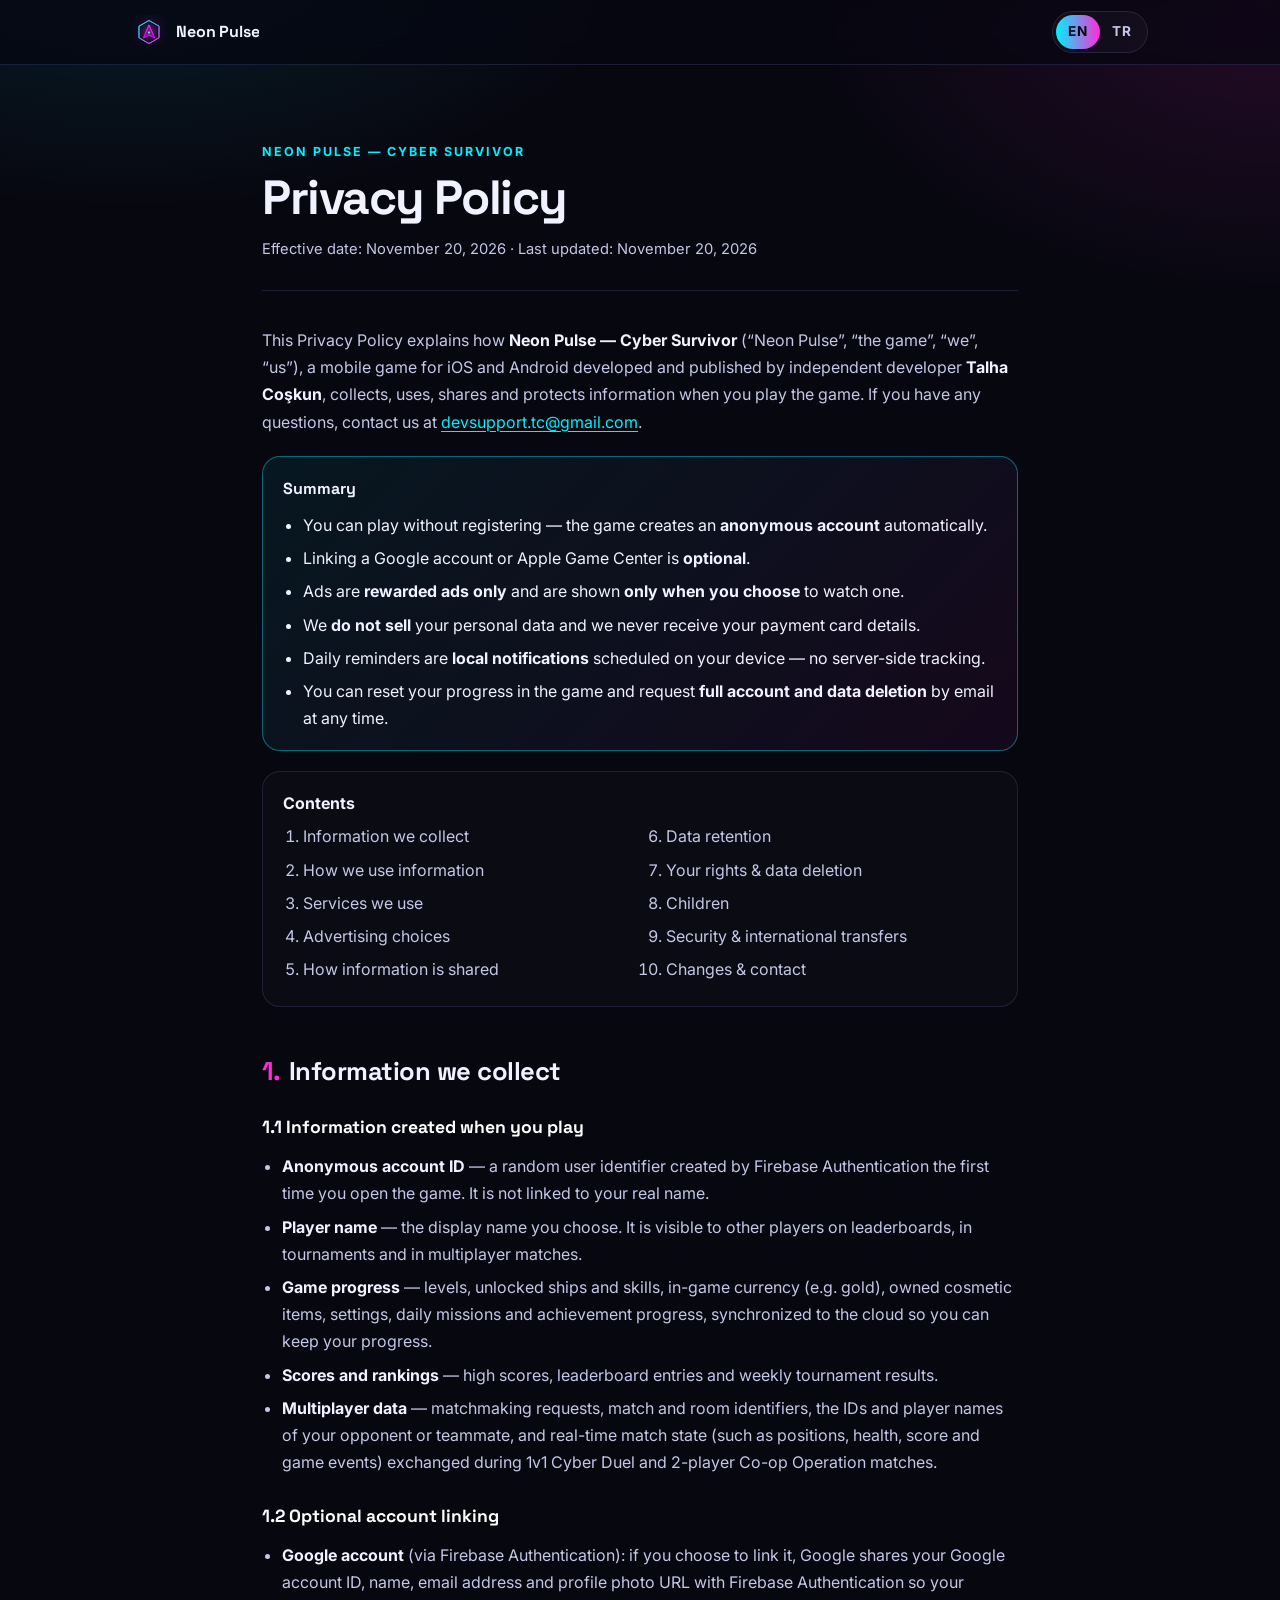
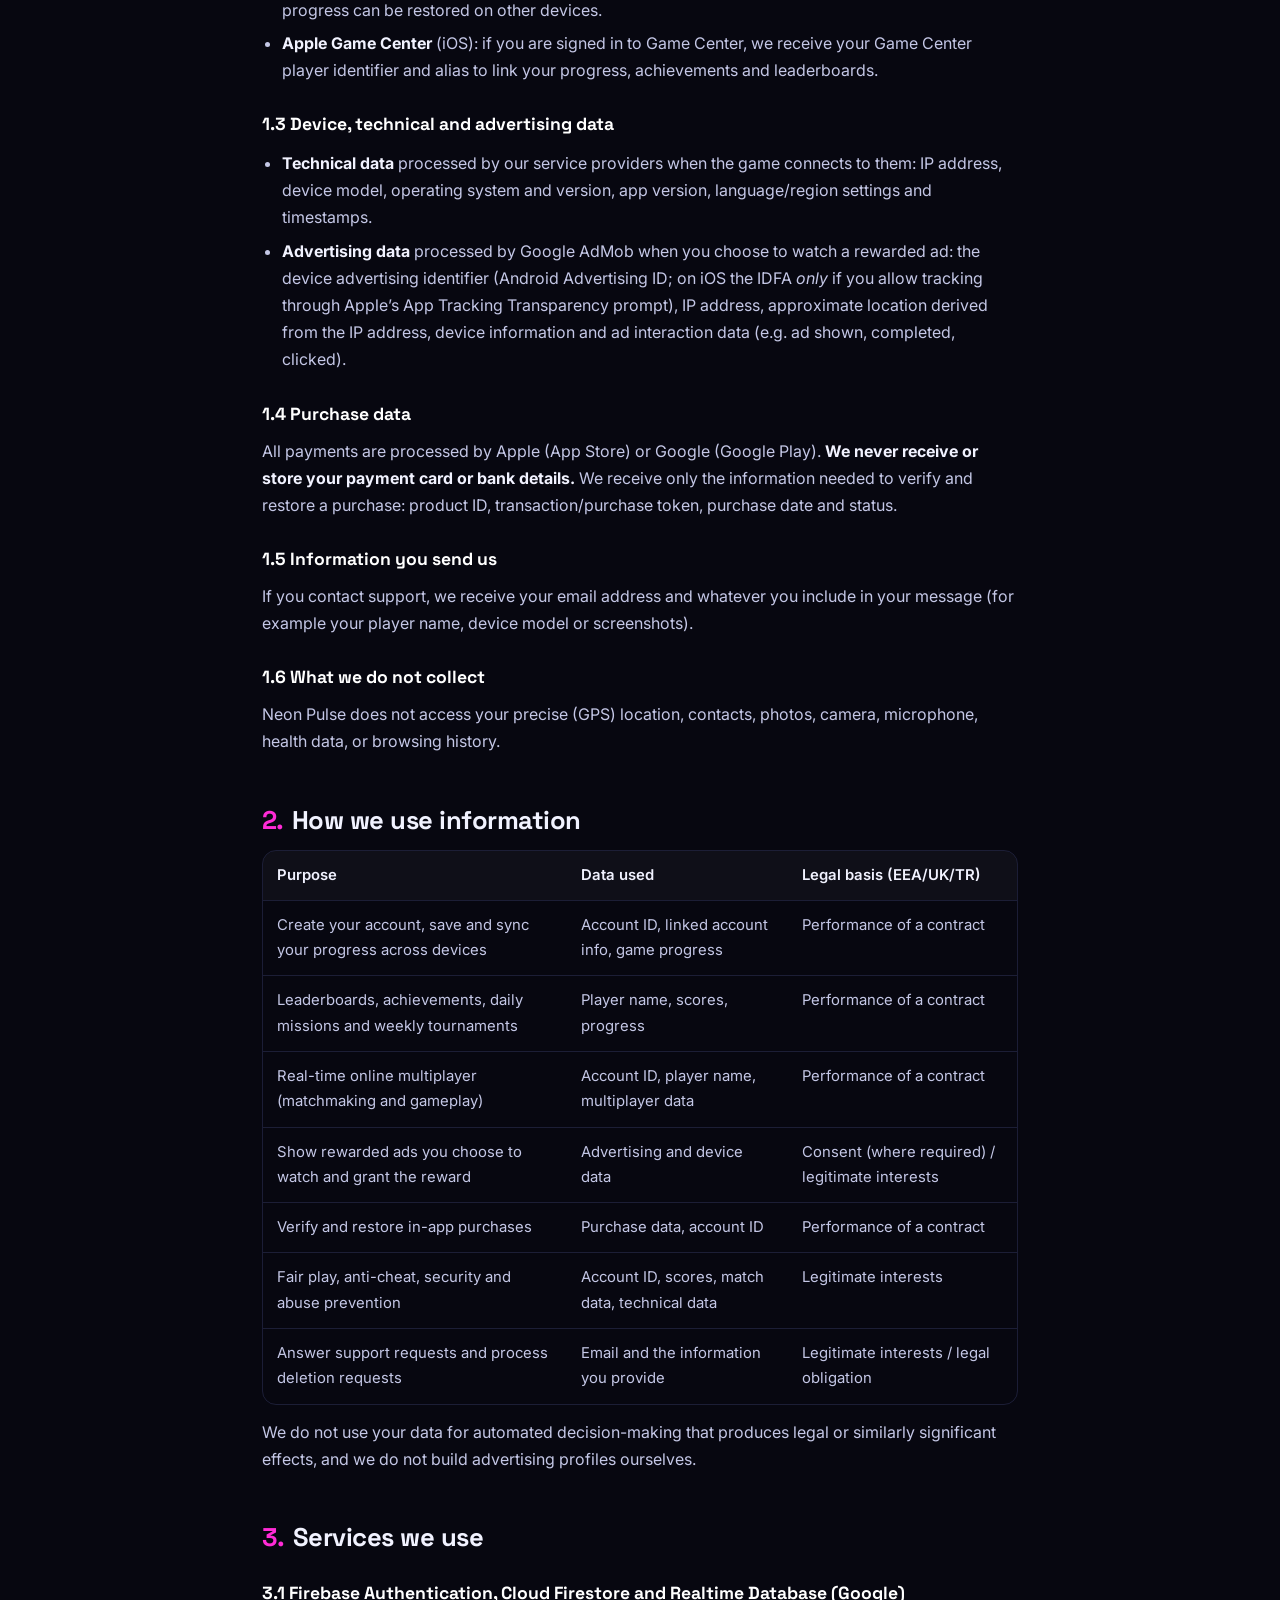
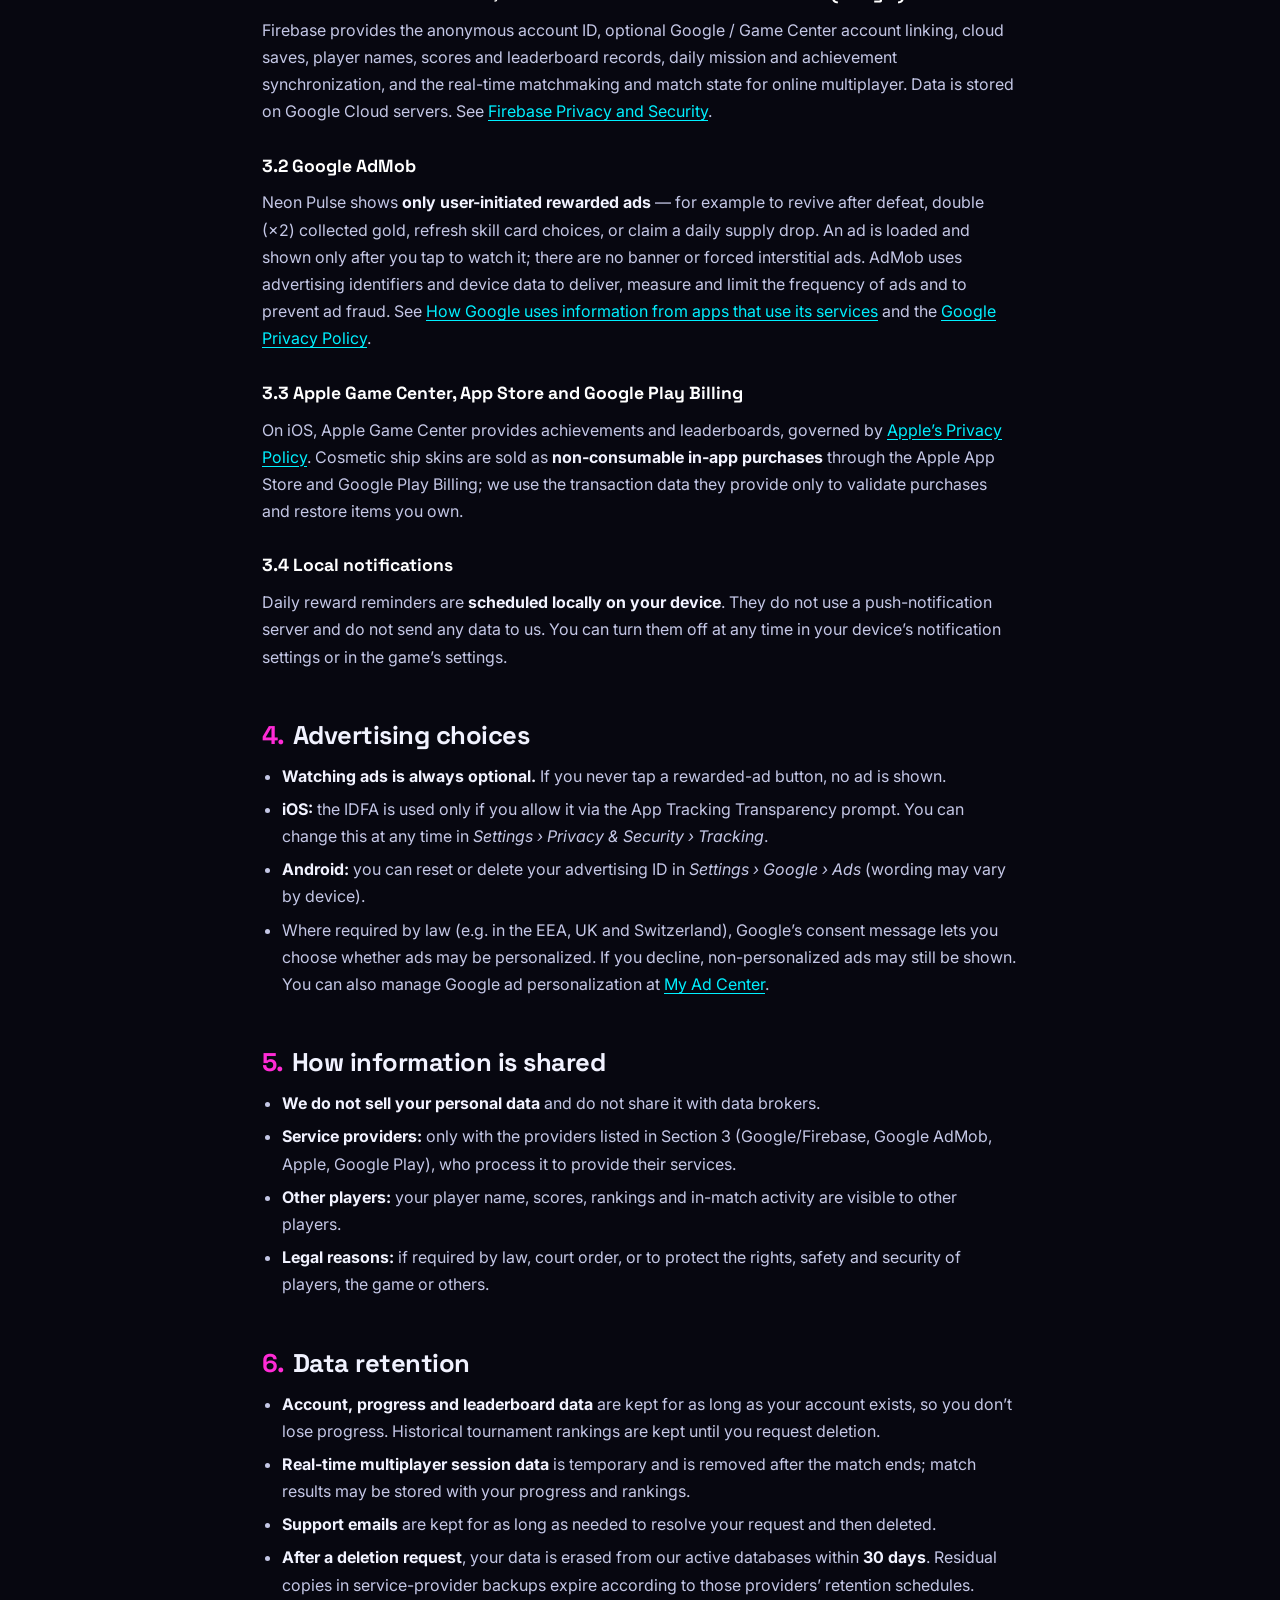
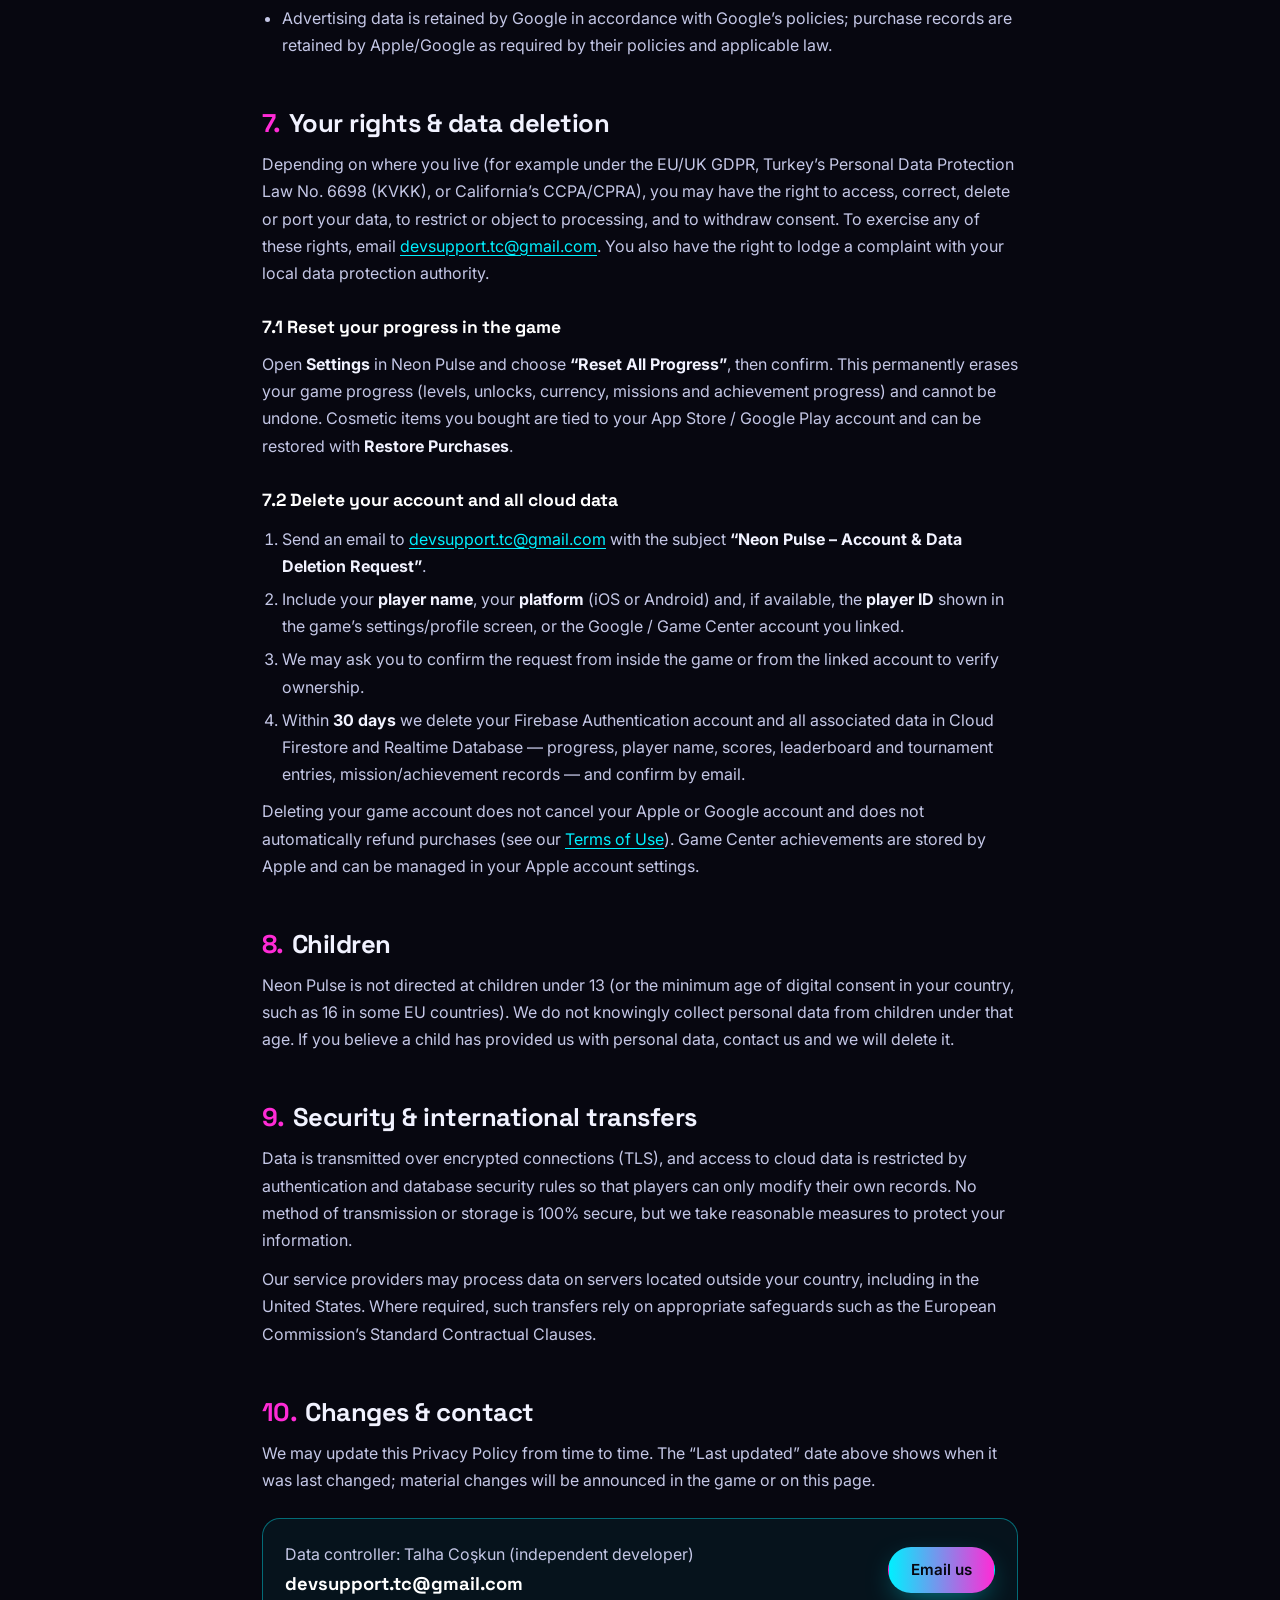
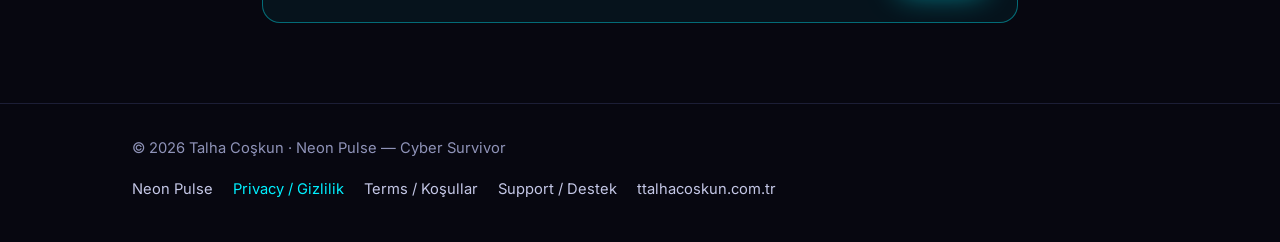
<file: neon-pulse/privacy/index.html>
<!DOCTYPE html>
<html lang="en">
<head>
  <meta charset="UTF-8" />
  <meta name="viewport" content="width=device-width, initial-scale=1" />
  <title>Privacy Policy — Neon Pulse: Cyber Survivor</title>
  <meta name="np-title-en" content="Privacy Policy — Neon Pulse: Cyber Survivor" />
  <meta name="np-title-tr" content="Gizlilik Politikası — Neon Pulse: Cyber Survivor" />
  <meta name="description" content="Privacy Policy for Neon Pulse — Cyber Survivor (iOS & Android): what data the game collects, how Firebase, Google AdMob, Game Center and in-app purchases use it, and how to delete your data." />
  <link rel="canonical" href="https://ttalhacoskun.com.tr/neon-pulse/privacy/" />
  <link rel="alternate" hreflang="en" href="https://ttalhacoskun.com.tr/neon-pulse/privacy/" />
  <link rel="alternate" hreflang="tr" href="https://ttalhacoskun.com.tr/neon-pulse/privacy/?lang=tr" />
  <link rel="alternate" hreflang="x-default" href="https://ttalhacoskun.com.tr/neon-pulse/privacy/" />
  <meta name="theme-color" content="#070710" />
  <meta property="og:type" content="article" />
  <meta property="og:site_name" content="Neon Pulse — Cyber Survivor" />
  <meta property="og:title" content="Neon Pulse — Privacy Policy" />
  <meta property="og:description" content="How Neon Pulse — Cyber Survivor collects, uses and protects your data." />
  <meta property="og:url" content="https://ttalhacoskun.com.tr/neon-pulse/privacy/" />
  <meta property="og:image" content="https://ttalhacoskun.com.tr/assets/neon-pulse/og.png" />
  <meta name="twitter:card" content="summary_large_image" />
  <link rel="icon" href="/assets/neon-pulse/emblem.svg" type="image/svg+xml" />
  <link rel="apple-touch-icon" href="/assets/favicon_io/apple-touch-icon.png" />
  <link rel="preconnect" href="https://fonts.googleapis.com" />
  <link rel="preconnect" href="https://fonts.gstatic.com" crossorigin />
  <link href="https://fonts.googleapis.com/css2?family=Inter:wght@400;500;600;700&family=Space+Grotesk:wght@600;700&display=swap" rel="stylesheet" />
  <link rel="stylesheet" href="/neon-pulse/np.css" />
</head>
<body>
  <a class="skip-link" href="#main">Skip to content</a>

  <header class="np-bar">
    <div class="wrap">
      <a class="np-brand" href="/neon-pulse/"><img src="/assets/neon-pulse/emblem.svg" alt="" width="34" height="34" /><span>Neon Pulse</span></a>
      <div class="np-bar-right">
        <nav class="lang-switch" aria-label="Language / Dil">
          <a href="?lang=en" data-set-lang="en" hreflang="en" lang="en" aria-current="true">EN</a>
          <a href="?lang=tr" data-set-lang="tr" hreflang="tr" lang="tr" aria-current="false">TR</a>
        </nav>
      </div>
    </div>
  </header>

  <main id="main" class="wrap wrap-narrow doc">

    <!-- ================= ENGLISH ================= -->
    <article data-lang="en" lang="en">
      <header class="doc-head">
        <span class="kicker">Neon Pulse — Cyber Survivor</span>
        <h1>Privacy Policy</h1>
        <p class="doc-meta">Effective date: November 20, 2026 · Last updated: November 20, 2026</p>
      </header>

      <p>This Privacy Policy explains how <strong>Neon Pulse — Cyber Survivor</strong> (“Neon Pulse”, “the game”, “we”, “us”), a mobile game for iOS and Android developed and published by independent developer <strong>Talha Coşkun</strong>, collects, uses, shares and protects information when you play the game. If you have any questions, contact us at <a href="mailto:devsupport.tc@gmail.com">devsupport.tc@gmail.com</a>.</p>

      <div class="callout">
        <p class="callout-title">Summary</p>
        <ul>
          <li>You can play without registering — the game creates an <strong>anonymous account</strong> automatically.</li>
          <li>Linking a Google account or Apple Game Center is <strong>optional</strong>.</li>
          <li>Ads are <strong>rewarded ads only</strong> and are shown <strong>only when you choose</strong> to watch one.</li>
          <li>We <strong>do not sell</strong> your personal data and we never receive your payment card details.</li>
          <li>Daily reminders are <strong>local notifications</strong> scheduled on your device — no server-side tracking.</li>
          <li>You can reset your progress in the game and request <strong>full account and data deletion</strong> by email at any time.</li>
        </ul>
      </div>

      <nav class="toc" aria-label="Contents">
        <p>Contents</p>
        <ol>
          <li><a href="#en-collect">Information we collect</a></li>
          <li><a href="#en-use">How we use information</a></li>
          <li><a href="#en-services">Services we use</a></li>
          <li><a href="#en-ads">Advertising choices</a></li>
          <li><a href="#en-sharing">How information is shared</a></li>
          <li><a href="#en-retention">Data retention</a></li>
          <li><a href="#en-rights">Your rights &amp; data deletion</a></li>
          <li><a href="#en-children">Children</a></li>
          <li><a href="#en-security">Security &amp; international transfers</a></li>
          <li><a href="#en-changes">Changes &amp; contact</a></li>
        </ol>
      </nav>

      <h2 id="en-collect"><span class="num">1.</span>Information we collect</h2>

      <h3>1.1 Information created when you play</h3>
      <ul>
        <li><strong>Anonymous account ID</strong> — a random user identifier created by Firebase Authentication the first time you open the game. It is not linked to your real name.</li>
        <li><strong>Player name</strong> — the display name you choose. It is visible to other players on leaderboards, in tournaments and in multiplayer matches.</li>
        <li><strong>Game progress</strong> — levels, unlocked ships and skills, in-game currency (e.g. gold), owned cosmetic items, settings, daily missions and achievement progress, synchronized to the cloud so you can keep your progress.</li>
        <li><strong>Scores and rankings</strong> — high scores, leaderboard entries and weekly tournament results.</li>
        <li><strong>Multiplayer data</strong> — matchmaking requests, match and room identifiers, the IDs and player names of your opponent or teammate, and real-time match state (such as positions, health, score and game events) exchanged during 1v1 Cyber Duel and 2-player Co-op Operation matches.</li>
      </ul>

      <h3>1.2 Optional account linking</h3>
      <ul>
        <li><strong>Google account</strong> (via Firebase Authentication): if you choose to link it, Google shares your Google account ID, name, email address and profile photo URL with Firebase Authentication so your progress can be restored on other devices.</li>
        <li><strong>Apple Game Center</strong> (iOS): if you are signed in to Game Center, we receive your Game Center player identifier and alias to link your progress, achievements and leaderboards.</li>
      </ul>

      <h3>1.3 Device, technical and advertising data</h3>
      <ul>
        <li><strong>Technical data</strong> processed by our service providers when the game connects to them: IP address, device model, operating system and version, app version, language/region settings and timestamps.</li>
        <li><strong>Advertising data</strong> processed by Google AdMob when you choose to watch a rewarded ad: the device advertising identifier (Android Advertising ID; on iOS the IDFA <em>only</em> if you allow tracking through Apple’s App Tracking Transparency prompt), IP address, approximate location derived from the IP address, device information and ad interaction data (e.g. ad shown, completed, clicked).</li>
      </ul>

      <h3>1.4 Purchase data</h3>
      <p>All payments are processed by Apple (App Store) or Google (Google Play). <strong>We never receive or store your payment card or bank details.</strong> We receive only the information needed to verify and restore a purchase: product ID, transaction/purchase token, purchase date and status.</p>

      <h3>1.5 Information you send us</h3>
      <p>If you contact support, we receive your email address and whatever you include in your message (for example your player name, device model or screenshots).</p>

      <h3>1.6 What we do not collect</h3>
      <p>Neon Pulse does not access your precise (GPS) location, contacts, photos, camera, microphone, health data, or browsing history.</p>

      <h2 id="en-use"><span class="num">2.</span>How we use information</h2>
      <div class="table-wrap">
        <table>
          <thead><tr><th>Purpose</th><th>Data used</th><th>Legal basis (EEA/UK/TR)</th></tr></thead>
          <tbody>
            <tr><td>Create your account, save and sync your progress across devices</td><td>Account ID, linked account info, game progress</td><td>Performance of a contract</td></tr>
            <tr><td>Leaderboards, achievements, daily missions and weekly tournaments</td><td>Player name, scores, progress</td><td>Performance of a contract</td></tr>
            <tr><td>Real-time online multiplayer (matchmaking and gameplay)</td><td>Account ID, player name, multiplayer data</td><td>Performance of a contract</td></tr>
            <tr><td>Show rewarded ads you choose to watch and grant the reward</td><td>Advertising and device data</td><td>Consent (where required) / legitimate interests</td></tr>
            <tr><td>Verify and restore in-app purchases</td><td>Purchase data, account ID</td><td>Performance of a contract</td></tr>
            <tr><td>Fair play, anti-cheat, security and abuse prevention</td><td>Account ID, scores, match data, technical data</td><td>Legitimate interests</td></tr>
            <tr><td>Answer support requests and process deletion requests</td><td>Email and the information you provide</td><td>Legitimate interests / legal obligation</td></tr>
          </tbody>
        </table>
      </div>
      <p>We do not use your data for automated decision-making that produces legal or similarly significant effects, and we do not build advertising profiles ourselves.</p>

      <h2 id="en-services"><span class="num">3.</span>Services we use</h2>

      <h3>3.1 Firebase Authentication, Cloud Firestore and Realtime Database (Google)</h3>
      <p>Firebase provides the anonymous account ID, optional Google / Game Center account linking, cloud saves, player names, scores and leaderboard records, daily mission and achievement synchronization, and the real-time matchmaking and match state for online multiplayer. Data is stored on Google Cloud servers. See <a href="https://firebase.google.com/support/privacy" target="_blank" rel="noopener">Firebase Privacy and Security</a>.</p>

      <h3>3.2 Google AdMob</h3>
      <p>Neon Pulse shows <strong>only user-initiated rewarded ads</strong> — for example to revive after defeat, double (×2) collected gold, refresh skill card choices, or claim a daily supply drop. An ad is loaded and shown only after you tap to watch it; there are no banner or forced interstitial ads. AdMob uses advertising identifiers and device data to deliver, measure and limit the frequency of ads and to prevent ad fraud. See <a href="https://policies.google.com/technologies/partner-sites" target="_blank" rel="noopener">How Google uses information from apps that use its services</a> and the <a href="https://policies.google.com/privacy" target="_blank" rel="noopener">Google Privacy Policy</a>.</p>

      <h3>3.3 Apple Game Center, App Store and Google Play Billing</h3>
      <p>On iOS, Apple Game Center provides achievements and leaderboards, governed by <a href="https://www.apple.com/legal/privacy/" target="_blank" rel="noopener">Apple’s Privacy Policy</a>. Cosmetic ship skins are sold as <strong>non-consumable in-app purchases</strong> through the Apple App Store and Google Play Billing; we use the transaction data they provide only to validate purchases and restore items you own.</p>

      <h3>3.4 Local notifications</h3>
      <p>Daily reward reminders are <strong>scheduled locally on your device</strong>. They do not use a push-notification server and do not send any data to us. You can turn them off at any time in your device’s notification settings or in the game’s settings.</p>

      <h2 id="en-ads"><span class="num">4.</span>Advertising choices</h2>
      <ul>
        <li><strong>Watching ads is always optional.</strong> If you never tap a rewarded-ad button, no ad is shown.</li>
        <li><strong>iOS:</strong> the IDFA is used only if you allow it via the App Tracking Transparency prompt. You can change this at any time in <em>Settings › Privacy &amp; Security › Tracking</em>.</li>
        <li><strong>Android:</strong> you can reset or delete your advertising ID in <em>Settings › Google › Ads</em> (wording may vary by device).</li>
        <li>Where required by law (e.g. in the EEA, UK and Switzerland), Google’s consent message lets you choose whether ads may be personalized. If you decline, non-personalized ads may still be shown. You can also manage Google ad personalization at <a href="https://myadcenter.google.com/" target="_blank" rel="noopener">My Ad Center</a>.</li>
      </ul>

      <h2 id="en-sharing"><span class="num">5.</span>How information is shared</h2>
      <ul>
        <li><strong>We do not sell your personal data</strong> and do not share it with data brokers.</li>
        <li><strong>Service providers:</strong> only with the providers listed in Section 3 (Google/Firebase, Google AdMob, Apple, Google Play), who process it to provide their services.</li>
        <li><strong>Other players:</strong> your player name, scores, rankings and in-match activity are visible to other players.</li>
        <li><strong>Legal reasons:</strong> if required by law, court order, or to protect the rights, safety and security of players, the game or others.</li>
      </ul>

      <h2 id="en-retention"><span class="num">6.</span>Data retention</h2>
      <ul>
        <li><strong>Account, progress and leaderboard data</strong> are kept for as long as your account exists, so you don’t lose progress. Historical tournament rankings are kept until you request deletion.</li>
        <li><strong>Real-time multiplayer session data</strong> is temporary and is removed after the match ends; match results may be stored with your progress and rankings.</li>
        <li><strong>Support emails</strong> are kept for as long as needed to resolve your request and then deleted.</li>
        <li><strong>After a deletion request</strong>, your data is erased from our active databases within <strong>30 days</strong>. Residual copies in service-provider backups expire according to those providers’ retention schedules.</li>
        <li>Advertising data is retained by Google in accordance with Google’s policies; purchase records are retained by Apple/Google as required by their policies and applicable law.</li>
      </ul>

      <h2 id="en-rights"><span class="num">7.</span>Your rights &amp; data deletion</h2>
      <p>Depending on where you live (for example under the EU/UK GDPR, Turkey’s Personal Data Protection Law No. 6698 (KVKK), or California’s CCPA/CPRA), you may have the right to access, correct, delete or port your data, to restrict or object to processing, and to withdraw consent. To exercise any of these rights, email <a href="mailto:devsupport.tc@gmail.com">devsupport.tc@gmail.com</a>. You also have the right to lodge a complaint with your local data protection authority.</p>

      <h3 id="en-reset">7.1 Reset your progress in the game</h3>
      <p>Open <strong>Settings</strong> in Neon Pulse and choose <strong>“Reset All Progress”</strong>, then confirm. This permanently erases your game progress (levels, unlocks, currency, missions and achievement progress) and cannot be undone. Cosmetic items you bought are tied to your App Store / Google Play account and can be restored with <strong>Restore Purchases</strong>.</p>

      <h3 id="en-delete">7.2 Delete your account and all cloud data</h3>
      <ol>
        <li>Send an email to <a href="mailto:devsupport.tc@gmail.com?subject=Neon%20Pulse%20-%20Account%20%26%20Data%20Deletion%20Request">devsupport.tc@gmail.com</a> with the subject <strong>“Neon Pulse – Account &amp; Data Deletion Request”</strong>.</li>
        <li>Include your <strong>player name</strong>, your <strong>platform</strong> (iOS or Android) and, if available, the <strong>player ID</strong> shown in the game’s settings/profile screen, or the Google / Game Center account you linked.</li>
        <li>We may ask you to confirm the request from inside the game or from the linked account to verify ownership.</li>
        <li>Within <strong>30 days</strong> we delete your Firebase Authentication account and all associated data in Cloud Firestore and Realtime Database — progress, player name, scores, leaderboard and tournament entries, mission/achievement records — and confirm by email.</li>
      </ol>
      <p>Deleting your game account does not cancel your Apple or Google account and does not automatically refund purchases (see our <a href="/neon-pulse/terms/">Terms of Use</a>). Game Center achievements are stored by Apple and can be managed in your Apple account settings.</p>

      <h2 id="en-children"><span class="num">8.</span>Children</h2>
      <p>Neon Pulse is not directed at children under 13 (or the minimum age of digital consent in your country, such as 16 in some EU countries). We do not knowingly collect personal data from children under that age. If you believe a child has provided us with personal data, contact us and we will delete it.</p>

      <h2 id="en-security"><span class="num">9.</span>Security &amp; international transfers</h2>
      <p>Data is transmitted over encrypted connections (TLS), and access to cloud data is restricted by authentication and database security rules so that players can only modify their own records. No method of transmission or storage is 100% secure, but we take reasonable measures to protect your information.</p>
      <p>Our service providers may process data on servers located outside your country, including in the United States. Where required, such transfers rely on appropriate safeguards such as the European Commission’s Standard Contractual Clauses.</p>

      <h2 id="en-changes"><span class="num">10.</span>Changes &amp; contact</h2>
      <p>We may update this Privacy Policy from time to time. The “Last updated” date above shows when it was last changed; material changes will be announced in the game or on this page.</p>
      <div class="contact-box">
        <div>
          <p>Data controller: Talha Coşkun (independent developer)</p>
          <p class="email">devsupport.tc@gmail.com</p>
        </div>
        <a class="btn btn-neon" href="mailto:devsupport.tc@gmail.com?subject=Neon%20Pulse%20-%20Privacy">Email us</a>
      </div>
    </article>

    <!-- ================= TÜRKÇE ================= -->
    <article data-lang="tr" lang="tr" hidden>
      <header class="doc-head">
        <span class="kicker">Neon Pulse — Cyber Survivor</span>
        <h1>Gizlilik Politikası</h1>
        <p class="doc-meta">Yürürlük tarihi: 20 Kasım 2026 · Son güncelleme: 20 Kasım 2026</p>
      </header>

      <p>Bu Gizlilik Politikası, bağımsız geliştirici <strong>Talha Coşkun</strong> tarafından geliştirilen ve yayımlanan iOS ve Android mobil oyunu <strong>Neon Pulse — Cyber Survivor</strong>’ın (“Neon Pulse”, “oyun”, “biz”) oyunu oynadığınızda bilgileri nasıl topladığını, kullandığını, paylaştığını ve koruduğunu açıklar. Sorularınız için <a href="mailto:devsupport.tc@gmail.com">devsupport.tc@gmail.com</a> adresinden bize ulaşabilirsiniz.</p>

      <div class="callout">
        <p class="callout-title">Özet</p>
        <ul>
          <li>Kayıt olmadan oynayabilirsiniz — oyun otomatik olarak <strong>anonim bir hesap</strong> oluşturur.</li>
          <li>Google hesabı veya Apple Game Center bağlamak <strong>isteğe bağlıdır</strong>.</li>
          <li>Reklamlar <strong>yalnızca ödüllü reklamlardır</strong> ve <strong>yalnızca siz izlemeyi seçtiğinizde</strong> gösterilir.</li>
          <li>Kişisel verilerinizi <strong>satmayız</strong> ve ödeme kartı bilgilerinizi asla almayız.</li>
          <li>Günlük hatırlatıcılar cihazınızda zamanlanan <strong>yerel bildirimlerdir</strong> — sunucu tabanlı takip yoktur.</li>
          <li>İlerlemenizi oyun içinden sıfırlayabilir, <strong>hesabınızın ve verilerinizin tamamen silinmesini</strong> dilediğiniz zaman e-posta ile talep edebilirsiniz.</li>
        </ul>
      </div>

      <nav class="toc" aria-label="İçindekiler">
        <p>İçindekiler</p>
        <ol>
          <li><a href="#tr-collect">Topladığımız bilgiler</a></li>
          <li><a href="#tr-use">Bilgileri nasıl kullanırız</a></li>
          <li><a href="#tr-services">Kullandığımız hizmetler</a></li>
          <li><a href="#tr-ads">Reklam tercihleri</a></li>
          <li><a href="#tr-sharing">Bilgilerin paylaşımı</a></li>
          <li><a href="#tr-retention">Veri saklama</a></li>
          <li><a href="#tr-rights">Haklarınız ve veri silme</a></li>
          <li><a href="#tr-children">Çocuklar</a></li>
          <li><a href="#tr-security">Güvenlik ve yurt dışı aktarım</a></li>
          <li><a href="#tr-changes">Değişiklikler ve iletişim</a></li>
        </ol>
      </nav>

      <h2 id="tr-collect"><span class="num">1.</span>Topladığımız bilgiler</h2>

      <h3>1.1 Oyun oynarken oluşan bilgiler</h3>
      <ul>
        <li><strong>Anonim hesap kimliği</strong> — oyunu ilk açtığınızda Firebase Authentication tarafından oluşturulan rastgele bir kullanıcı kimliği. Gerçek adınızla ilişkilendirilmez.</li>
        <li><strong>Oyuncu adı</strong> — seçtiğiniz görünen ad. Liderlik tablolarında, turnuvalarda ve çok oyunculu maçlarda diğer oyunculara görünür.</li>
        <li><strong>Oyun ilerlemesi</strong> — seviyeler, açılan gemiler ve yetenekler, oyun içi para birimi (ör. altın), sahip olunan kozmetik öğeler, ayarlar, günlük görev ve başarım ilerlemesi; ilerlemenizi korumanız için buluta senkronize edilir.</li>
        <li><strong>Skorlar ve sıralamalar</strong> — en yüksek skorlar, liderlik tablosu kayıtları ve haftalık turnuva sonuçları.</li>
        <li><strong>Çok oyunculu veriler</strong> — eşleşme istekleri, maç ve oda kimlikleri, rakibinizin veya takım arkadaşınızın kimliği ve oyuncu adı ile 1v1 Siber Düello ve 2 Kişilik Ortak Operasyon maçlarında gerçek zamanlı paylaşılan maç durumu (konum, can, skor ve oyun olayları gibi).</li>
      </ul>

      <h3>1.2 İsteğe bağlı hesap bağlama</h3>
      <ul>
        <li><strong>Google hesabı</strong> (Firebase Authentication aracılığıyla): bağlamayı seçerseniz Google; Google hesap kimliğinizi, adınızı, e-posta adresinizi ve profil fotoğrafı bağlantınızı, ilerlemenizin başka cihazlarda geri yüklenebilmesi için Firebase Authentication ile paylaşır.</li>
        <li><strong>Apple Game Center</strong> (iOS): Game Center’da oturum açtıysanız ilerlemenizi, başarımlarınızı ve liderlik tablolarınızı bağlamak için Game Center oyuncu kimliğinizi ve takma adınızı alırız.</li>
      </ul>

      <h3>1.3 Cihaz, teknik ve reklam verileri</h3>
      <ul>
        <li><strong>Teknik veriler</strong> — oyun hizmet sağlayıcılarımıza bağlandığında onlar tarafından işlenen IP adresi, cihaz modeli, işletim sistemi ve sürümü, uygulama sürümü, dil/bölge ayarları ve zaman damgaları.</li>
        <li><strong>Reklam verileri</strong> — ödüllü bir reklamı izlemeyi seçtiğinizde Google AdMob tarafından işlenen cihaz reklam tanımlayıcısı (Android Reklam Kimliği; iOS’ta IDFA <em>yalnızca</em> Apple’ın Uygulama İzleme Şeffaflığı (ATT) izninde izleme izni verirseniz), IP adresi, IP adresinden türetilen yaklaşık konum, cihaz bilgileri ve reklam etkileşim verileri (ör. reklamın gösterilmesi, tamamlanması, tıklanması).</li>
      </ul>

      <h3>1.4 Satın alma verileri</h3>
      <p>Tüm ödemeler Apple (App Store) veya Google (Google Play) tarafından işlenir. <strong>Ödeme kartı veya banka bilgilerinizi asla almaz ve saklamayız.</strong> Yalnızca bir satın alımı doğrulamak ve geri yüklemek için gereken bilgileri alırız: ürün kimliği, işlem/satın alma belirteci, satın alma tarihi ve durumu.</p>

      <h3>1.5 Bize gönderdiğiniz bilgiler</h3>
      <p>Destek ekibiyle iletişime geçerseniz e-posta adresinizi ve mesajınıza eklediğiniz bilgileri (ör. oyuncu adınız, cihaz modeliniz veya ekran görüntüleri) alırız.</p>

      <h3>1.6 Toplamadığımız bilgiler</h3>
      <p>Neon Pulse; hassas (GPS) konumunuza, kişilerinize, fotoğraflarınıza, kameranıza, mikrofonunuza, sağlık verilerinize veya tarama geçmişinize erişmez.</p>

      <h2 id="tr-use"><span class="num">2.</span>Bilgileri nasıl kullanırız</h2>
      <div class="table-wrap">
        <table>
          <thead><tr><th>Amaç</th><th>Kullanılan veriler</th><th>Hukuki sebep (KVKK/GDPR)</th></tr></thead>
          <tbody>
            <tr><td>Hesabınızı oluşturmak, ilerlemenizi kaydetmek ve cihazlar arasında senkronize etmek</td><td>Hesap kimliği, bağlı hesap bilgileri, oyun ilerlemesi</td><td>Sözleşmenin ifası</td></tr>
            <tr><td>Liderlik tabloları, başarımlar, günlük görevler ve haftalık turnuvalar</td><td>Oyuncu adı, skorlar, ilerleme</td><td>Sözleşmenin ifası</td></tr>
            <tr><td>Gerçek zamanlı çevrimiçi çok oyunculu mod (eşleşme ve oynanış)</td><td>Hesap kimliği, oyuncu adı, çok oyunculu veriler</td><td>Sözleşmenin ifası</td></tr>
            <tr><td>İzlemeyi seçtiğiniz ödüllü reklamları göstermek ve ödülü vermek</td><td>Reklam ve cihaz verileri</td><td>Açık rıza (gerektiğinde) / meşru menfaat</td></tr>
            <tr><td>Uygulama içi satın alımları doğrulamak ve geri yüklemek</td><td>Satın alma verileri, hesap kimliği</td><td>Sözleşmenin ifası</td></tr>
            <tr><td>Adil oyun, hile önleme, güvenlik ve kötüye kullanımın engellenmesi</td><td>Hesap kimliği, skorlar, maç verileri, teknik veriler</td><td>Meşru menfaat</td></tr>
            <tr><td>Destek ve silme taleplerini yanıtlamak</td><td>E-posta ve sağladığınız bilgiler</td><td>Meşru menfaat / hukuki yükümlülük</td></tr>
          </tbody>
        </table>
      </div>
      <p>Verilerinizi hukuki veya benzer şekilde önemli sonuçlar doğuran otomatik karar alma süreçlerinde kullanmayız ve kendimiz reklam profili oluşturmayız.</p>

      <h2 id="tr-services"><span class="num">3.</span>Kullandığımız hizmetler</h2>

      <h3>3.1 Firebase Authentication, Cloud Firestore ve Realtime Database (Google)</h3>
      <p>Firebase; anonim hesap kimliğini, isteğe bağlı Google / Game Center hesap bağlantısını, bulut kayıtlarını, oyuncu adlarını, skor ve liderlik tablosu kayıtlarını, günlük görev ve başarım senkronizasyonunu ve çevrimiçi çok oyunculu mod için gerçek zamanlı eşleşme ve maç durumunu sağlar. Veriler Google Cloud sunucularında saklanır. Bkz. <a href="https://firebase.google.com/support/privacy" target="_blank" rel="noopener">Firebase Gizlilik ve Güvenlik</a>.</p>

      <h3>3.2 Google AdMob</h3>
      <p>Neon Pulse <strong>yalnızca kullanıcı isteğine bağlı ödüllü reklamlar</strong> gösterir — örneğin yenildikten sonra diriliş, toplanan altını ikiye katlama (×2), yetenek kartı seçeneklerini yenileme veya günlük tedarik ödülünü alma. Reklam yalnızca siz izlemek için dokunduktan sonra yüklenir ve gösterilir; banner veya zorunlu geçiş reklamı yoktur. AdMob, reklamları sunmak, ölçmek, gösterim sıklığını sınırlamak ve reklam sahtekârlığını önlemek için reklam tanımlayıcılarını ve cihaz verilerini kullanır. Bkz. <a href="https://policies.google.com/technologies/partner-sites" target="_blank" rel="noopener">Google’ın, hizmetlerini kullanan uygulamalardaki bilgileri nasıl kullandığı</a> ve <a href="https://policies.google.com/privacy" target="_blank" rel="noopener">Google Gizlilik Politikası</a>.</p>

      <h3>3.3 Apple Game Center, App Store ve Google Play Faturalandırma</h3>
      <p>iOS’ta Apple Game Center başarımları ve liderlik tablolarını sağlar ve <a href="https://www.apple.com/legal/privacy/" target="_blank" rel="noopener">Apple Gizlilik Politikası</a>’na tabidir. Kozmetik gemi görünümleri Apple App Store ve Google Play Faturalandırma üzerinden <strong>tüketilemeyen (non-consumable) uygulama içi satın alımlar</strong> olarak satılır; bu hizmetlerin sağladığı işlem verilerini yalnızca satın alımları doğrulamak ve sahip olduğunuz öğeleri geri yüklemek için kullanırız.</p>

      <h3>3.4 Yerel bildirimler</h3>
      <p>Günlük ödül hatırlatıcıları <strong>cihazınızda yerel olarak zamanlanır</strong>. Bir anlık bildirim (push) sunucusu kullanmaz ve bize herhangi bir veri göndermez. Bildirimleri dilediğiniz zaman cihazınızın bildirim ayarlarından veya oyunun ayarlarından kapatabilirsiniz.</p>

      <h2 id="tr-ads"><span class="num">4.</span>Reklam tercihleri</h2>
      <ul>
        <li><strong>Reklam izlemek her zaman isteğe bağlıdır.</strong> Ödüllü reklam düğmesine hiç dokunmazsanız hiçbir reklam gösterilmez.</li>
        <li><strong>iOS:</strong> IDFA yalnızca Uygulama İzleme Şeffaflığı izninde izin verirseniz kullanılır. Bunu dilediğiniz zaman <em>Ayarlar › Gizlilik ve Güvenlik › İzleme</em> bölümünden değiştirebilirsiniz.</li>
        <li><strong>Android:</strong> reklam kimliğinizi <em>Ayarlar › Google › Reklamlar</em> bölümünden sıfırlayabilir veya silebilirsiniz (ifadeler cihaza göre değişebilir).</li>
        <li>Yasaların gerektirdiği yerlerde (ör. AEA, Birleşik Krallık ve İsviçre), Google’ın izin mesajı reklamların kişiselleştirilip kişiselleştirilmeyeceğini seçmenize olanak tanır. Reddederseniz kişiselleştirilmemiş reklamlar gösterilebilir. Google reklam kişiselleştirmesini <a href="https://myadcenter.google.com/" target="_blank" rel="noopener">Reklam Merkezim</a> üzerinden de yönetebilirsiniz.</li>
      </ul>

      <h2 id="tr-sharing"><span class="num">5.</span>Bilgilerin paylaşımı</h2>
      <ul>
        <li><strong>Kişisel verilerinizi satmayız</strong> ve veri simsarlarıyla paylaşmayız.</li>
        <li><strong>Hizmet sağlayıcılar:</strong> yalnızca 3. bölümde listelenen sağlayıcılarla (Google/Firebase, Google AdMob, Apple, Google Play) ve yalnızca hizmetlerini sunmaları amacıyla.</li>
        <li><strong>Diğer oyuncular:</strong> oyuncu adınız, skorlarınız, sıralamalarınız ve maç içi etkinliğiniz diğer oyunculara görünür.</li>
        <li><strong>Hukuki sebepler:</strong> yasa veya mahkeme kararı gerektirdiğinde ya da oyuncuların, oyunun veya başkalarının haklarını, emniyetini ve güvenliğini korumak için.</li>
      </ul>

      <h2 id="tr-retention"><span class="num">6.</span>Veri saklama</h2>
      <ul>
        <li><strong>Hesap, ilerleme ve liderlik tablosu verileri</strong>, ilerlemenizi kaybetmemeniz için hesabınız var olduğu sürece saklanır. Geçmiş turnuva sıralamaları siz silinmesini talep edene kadar saklanır.</li>
        <li><strong>Gerçek zamanlı çok oyunculu oturum verileri</strong> geçicidir ve maç bittikten sonra silinir; maç sonuçları ilerlemeniz ve sıralamalarınızla birlikte saklanabilir.</li>
        <li><strong>Destek e-postaları</strong> talebinizi çözmek için gerektiği sürece saklanır, ardından silinir.</li>
        <li><strong>Silme talebinden sonra</strong> verileriniz aktif veritabanlarımızdan <strong>30 gün</strong> içinde silinir. Hizmet sağlayıcı yedeklerindeki artık kopyalar, bu sağlayıcıların saklama takvimlerine göre sona erer.</li>
        <li>Reklam verileri Google tarafından Google politikalarına göre; satın alma kayıtları ise Apple/Google tarafından kendi politikaları ve ilgili mevzuat gereğince saklanır.</li>
      </ul>

      <h2 id="tr-rights"><span class="num">7.</span>Haklarınız ve veri silme</h2>
      <p>Yaşadığınız yere bağlı olarak (ör. 6698 sayılı Kişisel Verilerin Korunması Kanunu (KVKK) madde 11, AB/Birleşik Krallık GDPR veya Kaliforniya CCPA/CPRA kapsamında) verilerinize erişme, düzeltme, silme veya taşıma, işlemeyi kısıtlama veya itiraz etme ve rızanızı geri çekme haklarına sahip olabilirsiniz. Bu haklarınızı kullanmak için <a href="mailto:devsupport.tc@gmail.com">devsupport.tc@gmail.com</a> adresine e-posta gönderin. Ayrıca yerel veri koruma otoritenize (Türkiye’de Kişisel Verileri Koruma Kurumu) şikâyette bulunma hakkınız vardır.</p>

      <h3 id="tr-reset">7.1 Oyun içinden ilerlemeyi sıfırlama</h3>
      <p>Neon Pulse’ta <strong>Ayarlar</strong>’ı açın, <strong>“Tüm İlerlemeyi Sıfırla”</strong> seçeneğine dokunun ve onaylayın. Bu işlem oyun ilerlemenizi (seviyeler, açılan öğeler, para birimi, görev ve başarım ilerlemesi) kalıcı olarak siler ve geri alınamaz. Satın aldığınız kozmetik öğeler App Store / Google Play hesabınıza bağlıdır ve <strong>Satın Alımları Geri Yükle</strong> ile geri yüklenebilir.</p>

      <h3 id="tr-delete">7.2 Hesabınızı ve tüm bulut verilerinizi silme</h3>
      <ol>
        <li><a href="mailto:devsupport.tc@gmail.com?subject=Neon%20Pulse%20-%20Hesap%20ve%20Veri%20Silme%20Talebi">devsupport.tc@gmail.com</a> adresine <strong>“Neon Pulse – Hesap ve Veri Silme Talebi”</strong> konulu bir e-posta gönderin.</li>
        <li><strong>Oyuncu adınızı</strong>, <strong>platformunuzu</strong> (iOS veya Android) ve varsa oyunun ayarlar/profil ekranında görünen <strong>oyuncu kimliğinizi</strong> ya da bağladığınız Google / Game Center hesabını belirtin.</li>
        <li>Hesabın size ait olduğunu doğrulamak için talebi oyun içinden veya bağlı hesaptan onaylamanızı isteyebiliriz.</li>
        <li><strong>30 gün</strong> içinde Firebase Authentication hesabınızı ve Cloud Firestore ile Realtime Database’deki ilişkili tüm verileri — ilerleme, oyuncu adı, skorlar, liderlik tablosu ve turnuva kayıtları, görev/başarım kayıtları — siler ve e-posta ile onaylarız.</li>
      </ol>
      <p>Oyun hesabınızı silmek Apple veya Google hesabınızı kapatmaz ve satın alımları otomatik olarak iade etmez (bkz. <a href="/neon-pulse/terms/?lang=tr">Kullanım Koşulları</a>). Game Center başarımları Apple tarafından saklanır ve Apple hesap ayarlarınızdan yönetilebilir.</p>

      <h2 id="tr-children"><span class="num">8.</span>Çocuklar</h2>
      <p>Neon Pulse 13 yaşın (veya ülkenizdeki dijital rıza yaşının, ör. bazı AB ülkelerinde 16) altındaki çocuklara yönelik değildir. Bu yaşın altındaki çocuklardan bilerek kişisel veri toplamayız. Bir çocuğun bize kişisel veri sağladığını düşünüyorsanız bizimle iletişime geçin; verileri sileriz.</p>

      <h2 id="tr-security"><span class="num">9.</span>Güvenlik ve yurt dışı aktarım</h2>
      <p>Veriler şifreli bağlantılar (TLS) üzerinden iletilir; bulut verilerine erişim, oyuncuların yalnızca kendi kayıtlarını değiştirebilmesi için kimlik doğrulama ve veritabanı güvenlik kurallarıyla sınırlandırılır. Hiçbir iletim veya saklama yöntemi %100 güvenli değildir; ancak bilgilerinizi korumak için makul önlemler alırız.</p>
      <p>Hizmet sağlayıcılarımız verileri Amerika Birleşik Devletleri dahil ülkeniz dışındaki sunucularda işleyebilir. Gerektiğinde bu aktarımlar, standart sözleşme hükümleri gibi uygun güvencelere ve KVKK’nın yurt dışına aktarım hükümlerine dayanır.</p>

      <h2 id="tr-changes"><span class="num">10.</span>Değişiklikler ve iletişim</h2>
      <p>Bu Gizlilik Politikası’nı zaman zaman güncelleyebiliriz. Yukarıdaki “Son güncelleme” tarihi en son ne zaman değiştirildiğini gösterir; önemli değişiklikler oyunda veya bu sayfada duyurulur.</p>
      <div class="contact-box">
        <div>
          <p>Veri sorumlusu: Talha Coşkun (bağımsız geliştirici)</p>
          <p class="email">devsupport.tc@gmail.com</p>
        </div>
        <a class="btn btn-neon" href="mailto:devsupport.tc@gmail.com?subject=Neon%20Pulse%20-%20Gizlilik">E-posta gönder</a>
      </div>
    </article>
  </main>

  <footer class="np-footer">
    <div class="wrap">
      <p>© <span data-year>2026</span> Talha Coşkun · Neon Pulse — Cyber Survivor</p>
      <nav aria-label="Neon Pulse">
        <ul>
          <li><a href="/neon-pulse/">Neon Pulse</a></li>
          <li><a href="/neon-pulse/privacy/" aria-current="page">Privacy / Gizlilik</a></li>
          <li><a href="/neon-pulse/terms/">Terms / Koşullar</a></li>
          <li><a href="/neon-pulse/support/">Support / Destek</a></li>
          <li><a href="/">ttalhacoskun.com.tr</a></li>
        </ul>
      </nav>
    </div>
  </footer>

  <script src="/neon-pulse/np.js" defer></script>
</body>
</html>
</file>
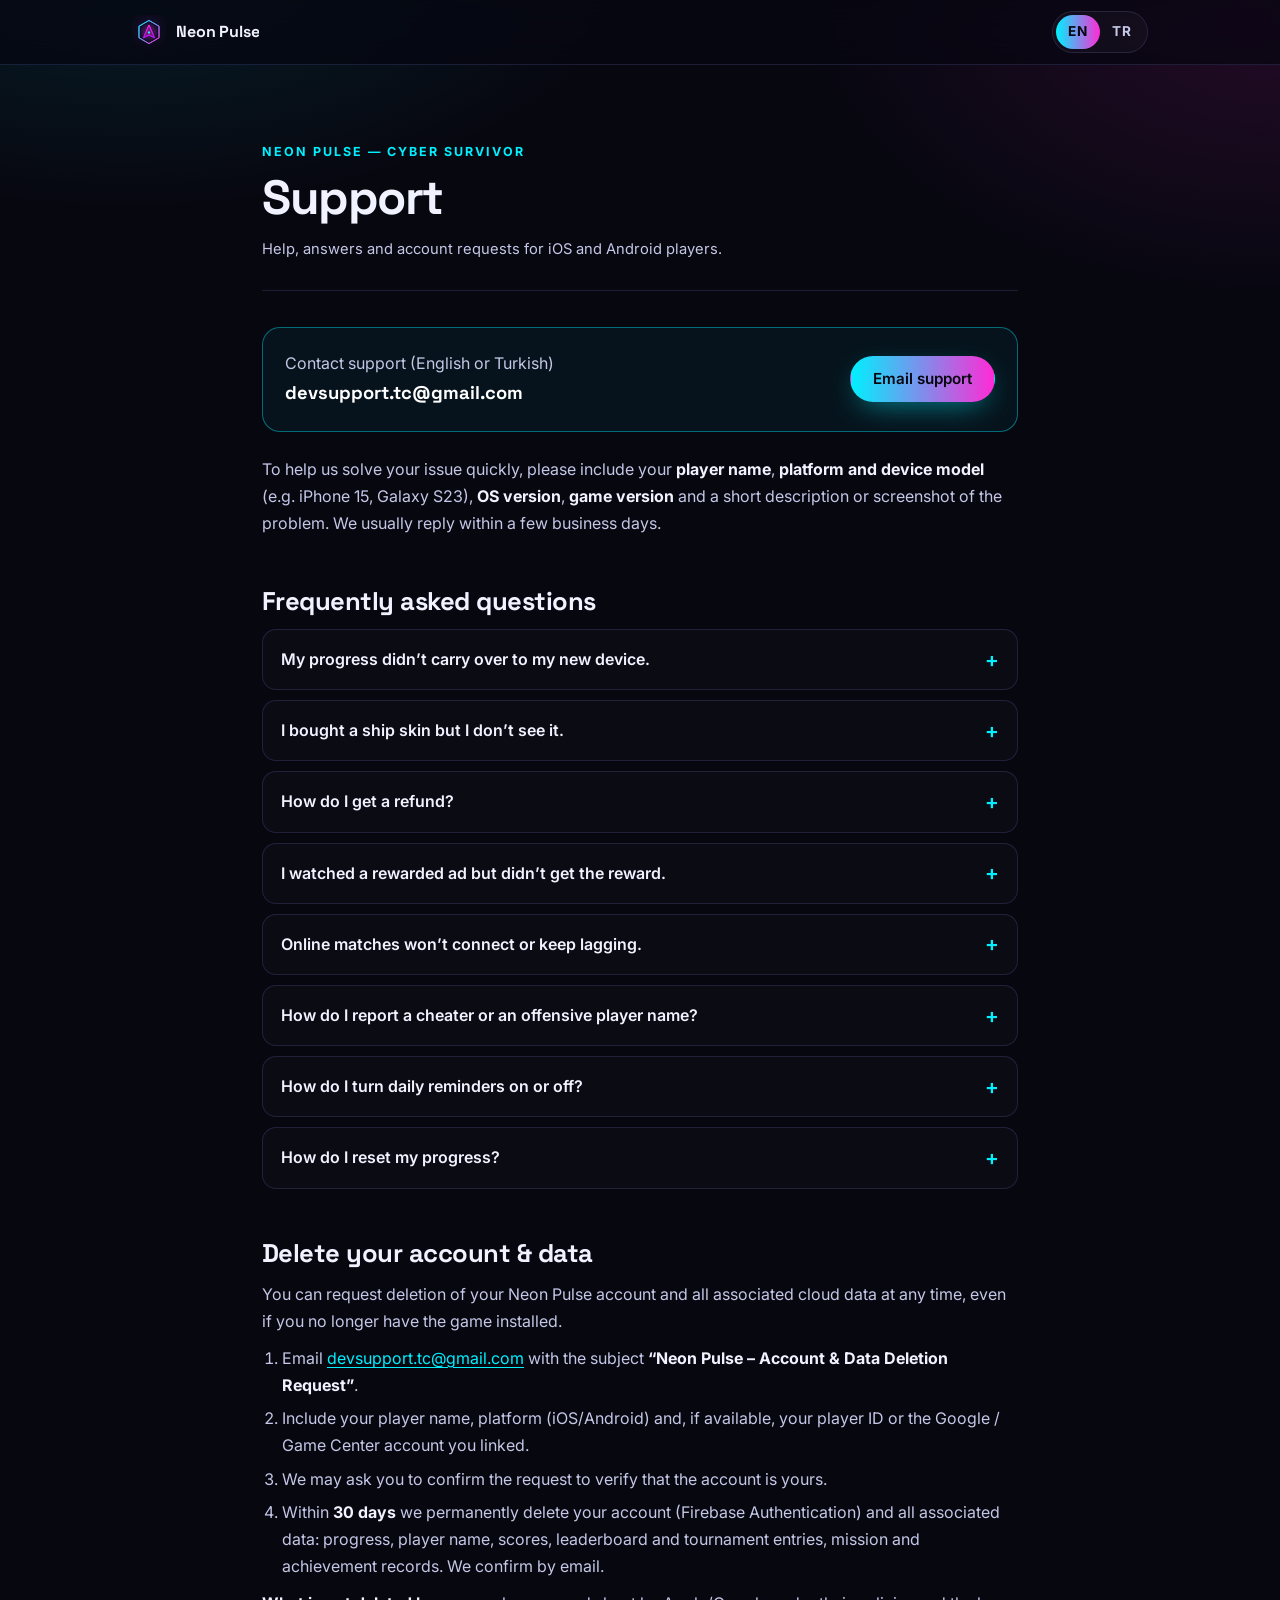
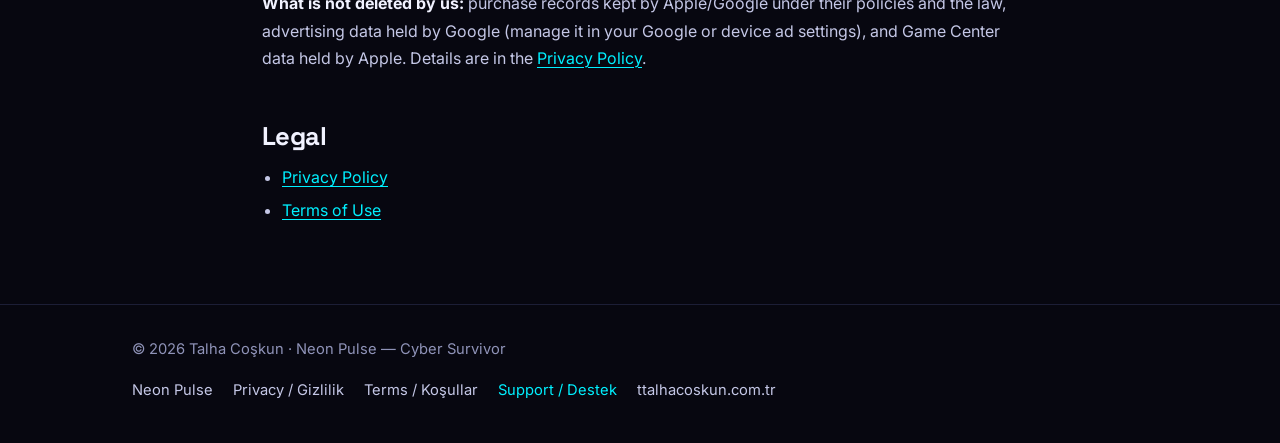
<file: neon-pulse/support/index.html>
<!DOCTYPE html>
<html lang="en">
<head>
  <meta charset="UTF-8" />
  <meta name="viewport" content="width=device-width, initial-scale=1" />
  <title>Support — Neon Pulse: Cyber Survivor</title>
  <meta name="np-title-en" content="Support — Neon Pulse: Cyber Survivor" />
  <meta name="np-title-tr" content="Destek — Neon Pulse: Cyber Survivor" />
  <meta name="description" content="Get help with Neon Pulse — Cyber Survivor: contact support, restore purchases, request refunds, reset progress, report cheaters and delete your account and data." />
  <link rel="canonical" href="https://ttalhacoskun.com.tr/neon-pulse/support/" />
  <link rel="alternate" hreflang="en" href="https://ttalhacoskun.com.tr/neon-pulse/support/" />
  <link rel="alternate" hreflang="tr" href="https://ttalhacoskun.com.tr/neon-pulse/support/?lang=tr" />
  <link rel="alternate" hreflang="x-default" href="https://ttalhacoskun.com.tr/neon-pulse/support/" />
  <meta name="theme-color" content="#070710" />
  <meta property="og:type" content="website" />
  <meta property="og:site_name" content="Neon Pulse — Cyber Survivor" />
  <meta property="og:title" content="Neon Pulse — Support" />
  <meta property="og:description" content="Help, FAQ and account deletion for Neon Pulse — Cyber Survivor." />
  <meta property="og:url" content="https://ttalhacoskun.com.tr/neon-pulse/support/" />
  <meta property="og:image" content="https://ttalhacoskun.com.tr/assets/neon-pulse/og.png" />
  <meta name="twitter:card" content="summary_large_image" />
  <link rel="icon" href="/assets/neon-pulse/emblem.svg" type="image/svg+xml" />
  <link rel="apple-touch-icon" href="/assets/favicon_io/apple-touch-icon.png" />
  <link rel="preconnect" href="https://fonts.googleapis.com" />
  <link rel="preconnect" href="https://fonts.gstatic.com" crossorigin />
  <link href="https://fonts.googleapis.com/css2?family=Inter:wght@400;500;600;700&family=Space+Grotesk:wght@600;700&display=swap" rel="stylesheet" />
  <link rel="stylesheet" href="/neon-pulse/np.css" />
</head>
<body>
  <a class="skip-link" href="#main">Skip to content</a>

  <header class="np-bar">
    <div class="wrap">
      <a class="np-brand" href="/neon-pulse/"><img src="/assets/neon-pulse/emblem.svg" alt="" width="34" height="34" /><span>Neon Pulse</span></a>
      <div class="np-bar-right">
        <nav class="lang-switch" aria-label="Language / Dil">
          <a href="?lang=en" data-set-lang="en" hreflang="en" lang="en" aria-current="true">EN</a>
          <a href="?lang=tr" data-set-lang="tr" hreflang="tr" lang="tr" aria-current="false">TR</a>
        </nav>
      </div>
    </div>
  </header>

  <main id="main" class="wrap wrap-narrow doc">

    <!-- ================= ENGLISH ================= -->
    <article data-lang="en" lang="en">
      <header class="doc-head">
        <span class="kicker">Neon Pulse — Cyber Survivor</span>
        <h1>Support</h1>
        <p class="doc-meta">Help, answers and account requests for iOS and Android players.</p>
      </header>

      <div class="contact-box">
        <div>
          <p>Contact support (English or Turkish)</p>
          <p class="email">devsupport.tc@gmail.com</p>
        </div>
        <a class="btn btn-neon" href="mailto:devsupport.tc@gmail.com?subject=Neon%20Pulse%20-%20Support">Email support</a>
      </div>
      <p>To help us solve your issue quickly, please include your <strong>player name</strong>, <strong>platform and device model</strong> (e.g. iPhone 15, Galaxy S23), <strong>OS version</strong>, <strong>game version</strong> and a short description or screenshot of the problem. We usually reply within a few business days.</p>

      <h2>Frequently asked questions</h2>

      <details class="faq">
        <summary>My progress didn’t carry over to my new device.</summary>
        <div><p>Progress is saved to your account in the cloud. To move it to another device, link your account first (Google account, or Apple Game Center on iOS) in the game’s settings, then sign in with the same account on the new device. If you never linked an account, email us your player name and old device details and we’ll try to help.</p></div>
      </details>

      <details class="faq">
        <summary>I bought a ship skin but I don’t see it.</summary>
        <div><p>Make sure you’re signed in to the same Apple ID / Google account used for the purchase, then tap <strong>Restore Purchases</strong> in the game’s store or settings. If it still doesn’t appear, email us the order/receipt ID (shown in your App Store or Google Play purchase history — never send card details).</p></div>
      </details>

      <details class="faq">
        <summary>How do I get a refund?</summary>
        <div><p>Payments are processed by Apple and Google, so refunds follow their policies and are requested from them: Apple at <a href="https://reportaproblem.apple.com/" target="_blank" rel="noopener">reportaproblem.apple.com</a>, Google Play via <a href="https://support.google.com/googleplay/answer/2479637" target="_blank" rel="noopener">Google Play refund help</a>. See our <a href="/neon-pulse/terms/#en-iap">Terms of Use</a>.</p></div>
      </details>

      <details class="faq">
        <summary>I watched a rewarded ad but didn’t get the reward.</summary>
        <div><p>Rewards are granted only after the ad finishes. Check your internet connection, disable any ad blocker or private DNS, and try again. If the problem continues, email us with the time it happened and which reward it was (revive, gold ×2, skill refresh or daily supply).</p></div>
      </details>

      <details class="faq">
        <summary>Online matches won’t connect or keep lagging.</summary>
        <div><p>1v1 Cyber Duel and Co-op Operation are real-time modes and need a stable connection. Switch between Wi-Fi and mobile data, close background downloads, and make sure the game is updated to the latest version.</p></div>
      </details>

      <details class="faq">
        <summary>How do I report a cheater or an offensive player name?</summary>
        <div><p>Email us the player name, the mode (leaderboard, duel, co-op or tournament) and the approximate date and time. Screenshots or recordings help. We review every report under our <a href="/neon-pulse/terms/#en-fairplay">fair play rules</a>.</p></div>
      </details>

      <details class="faq">
        <summary>How do I turn daily reminders on or off?</summary>
        <div><p>Daily reward reminders are local notifications scheduled on your device. You can disable them in the game’s settings or in your device’s notification settings for Neon Pulse.</p></div>
      </details>

      <details class="faq">
        <summary>How do I reset my progress?</summary>
        <div><p>Open <strong>Settings</strong> in the game, choose <strong>“Reset All Progress”</strong> and confirm. This permanently erases your game progress and cannot be undone. Purchased cosmetics can be restored with Restore Purchases.</p></div>
      </details>

      <h2 id="delete-account">Delete your account &amp; data</h2>
      <p>You can request deletion of your Neon Pulse account and all associated cloud data at any time, even if you no longer have the game installed.</p>
      <ol>
        <li>Email <a href="mailto:devsupport.tc@gmail.com?subject=Neon%20Pulse%20-%20Account%20%26%20Data%20Deletion%20Request">devsupport.tc@gmail.com</a> with the subject <strong>“Neon Pulse – Account &amp; Data Deletion Request”</strong>.</li>
        <li>Include your player name, platform (iOS/Android) and, if available, your player ID or the Google / Game Center account you linked.</li>
        <li>We may ask you to confirm the request to verify that the account is yours.</li>
        <li>Within <strong>30 days</strong> we permanently delete your account (Firebase Authentication) and all associated data: progress, player name, scores, leaderboard and tournament entries, mission and achievement records. We confirm by email.</li>
      </ol>
      <p><strong>What is not deleted by us:</strong> purchase records kept by Apple/Google under their policies and the law, advertising data held by Google (manage it in your Google or device ad settings), and Game Center data held by Apple. Details are in the <a href="/neon-pulse/privacy/#en-delete">Privacy Policy</a>.</p>

      <h2>Legal</h2>
      <ul>
        <li><a href="/neon-pulse/privacy/">Privacy Policy</a></li>
        <li><a href="/neon-pulse/terms/">Terms of Use</a></li>
      </ul>
    </article>

    <!-- ================= TÜRKÇE ================= -->
    <article data-lang="tr" lang="tr" hidden>
      <header class="doc-head">
        <span class="kicker">Neon Pulse — Cyber Survivor</span>
        <h1>Destek</h1>
        <p class="doc-meta">iOS ve Android oyuncuları için yardım, yanıtlar ve hesap talepleri.</p>
      </header>

      <div class="contact-box">
        <div>
          <p>Destek ile iletişim (Türkçe veya İngilizce)</p>
          <p class="email">devsupport.tc@gmail.com</p>
        </div>
        <a class="btn btn-neon" href="mailto:devsupport.tc@gmail.com?subject=Neon%20Pulse%20-%20Destek">E-posta gönder</a>
      </div>
      <p>Sorununuzu hızlıca çözebilmemiz için lütfen <strong>oyuncu adınızı</strong>, <strong>platformunuzu ve cihaz modelinizi</strong> (ör. iPhone 15, Galaxy S23), <strong>işletim sistemi sürümünüzü</strong>, <strong>oyun sürümünü</strong> ve sorunun kısa bir açıklamasını veya ekran görüntüsünü ekleyin. Genellikle birkaç iş günü içinde yanıt veririz.</p>

      <h2>Sıkça sorulan sorular</h2>

      <details class="faq">
        <summary>İlerlemem yeni cihazıma aktarılmadı.</summary>
        <div><p>İlerlemeniz buluttaki hesabınıza kaydedilir. Başka bir cihaza taşımak için önce oyunun ayarlarından hesabınızı bağlayın (Google hesabı veya iOS’ta Apple Game Center), ardından yeni cihazda aynı hesapla oturum açın. Hiç hesap bağlamadıysanız oyuncu adınızı ve eski cihaz bilgilerinizi bize e-posta ile gönderin; yardımcı olmaya çalışırız.</p></div>
      </details>

      <details class="faq">
        <summary>Bir gemi görünümü satın aldım ama göremiyorum.</summary>
        <div><p>Satın alma için kullandığınız Apple Kimliği / Google hesabıyla oturum açtığınızdan emin olun ve oyunun mağaza veya ayarlar ekranından <strong>Satın Alımları Geri Yükle</strong>’ye dokunun. Hâlâ görünmüyorsa App Store veya Google Play satın alma geçmişinizde yer alan sipariş/makbuz numarasını bize gönderin — kart bilgilerinizi asla göndermeyin.</p></div>
      </details>

      <details class="faq">
        <summary>Nasıl iade alabilirim?</summary>
        <div><p>Ödemeler Apple ve Google tarafından işlendiği için iadeler onların politikalarına tabidir ve onlardan talep edilir: Apple için <a href="https://reportaproblem.apple.com/" target="_blank" rel="noopener">reportaproblem.apple.com</a>, Google Play için <a href="https://support.google.com/googleplay/answer/2479637?hl=tr" target="_blank" rel="noopener">Google Play iade yardımı</a>. Ayrıntılar için <a href="/neon-pulse/terms/?lang=tr#tr-iap">Kullanım Koşulları</a>’na bakın.</p></div>
      </details>

      <details class="faq">
        <summary>Ödüllü reklamı izledim ama ödülü alamadım.</summary>
        <div><p>Ödüller yalnızca reklam bittikten sonra verilir. İnternet bağlantınızı kontrol edin, varsa reklam engelleyiciyi veya özel DNS’i kapatın ve tekrar deneyin. Sorun devam ederse ne zaman olduğunu ve hangi ödül olduğunu (diriliş, altın ×2, yetenek yenileme veya günlük tedarik) bize yazın.</p></div>
      </details>

      <details class="faq">
        <summary>Çevrimiçi maçlar bağlanmıyor veya gecikiyor.</summary>
        <div><p>1v1 Siber Düello ve Ortak Operasyon gerçek zamanlı modlardır ve kararlı bir bağlantı gerektirir. Wi-Fi ile mobil veri arasında geçiş yapın, arka plan indirmelerini kapatın ve oyunun en son sürüme güncel olduğundan emin olun.</p></div>
      </details>

      <details class="faq">
        <summary>Hile yapan bir oyuncuyu veya uygunsuz bir oyuncu adını nasıl bildiririm?</summary>
        <div><p>Oyuncu adını, modu (liderlik tablosu, düello, ortak operasyon veya turnuva) ve yaklaşık tarih ile saati bize e-posta ile gönderin. Ekran görüntüleri veya kayıtlar yardımcı olur. Her bildirimi <a href="/neon-pulse/terms/?lang=tr#tr-fairplay">adil oyun kurallarımız</a> kapsamında inceleriz.</p></div>
      </details>

      <details class="faq">
        <summary>Günlük hatırlatıcıları nasıl açıp kapatırım?</summary>
        <div><p>Günlük ödül hatırlatıcıları cihazınızda zamanlanan yerel bildirimlerdir. Oyunun ayarlarından veya cihazınızın Neon Pulse bildirim ayarlarından kapatabilirsiniz.</p></div>
      </details>

      <details class="faq">
        <summary>İlerlememi nasıl sıfırlarım?</summary>
        <div><p>Oyunda <strong>Ayarlar</strong>’ı açın, <strong>“Tüm İlerlemeyi Sıfırla”</strong>’yı seçin ve onaylayın. Bu işlem oyun ilerlemenizi kalıcı olarak siler ve geri alınamaz. Satın alınan kozmetikler Satın Alımları Geri Yükle ile geri yüklenebilir.</p></div>
      </details>

      <h2 id="hesap-silme">Hesabınızı ve verilerinizi silme</h2>
      <p>Oyun cihazınızda yüklü olmasa bile Neon Pulse hesabınızın ve ilişkili tüm bulut verilerinizin silinmesini dilediğiniz zaman talep edebilirsiniz.</p>
      <ol>
        <li><a href="mailto:devsupport.tc@gmail.com?subject=Neon%20Pulse%20-%20Hesap%20ve%20Veri%20Silme%20Talebi">devsupport.tc@gmail.com</a> adresine <strong>“Neon Pulse – Hesap ve Veri Silme Talebi”</strong> konulu bir e-posta gönderin.</li>
        <li>Oyuncu adınızı, platformunuzu (iOS/Android) ve varsa oyuncu kimliğinizi veya bağladığınız Google / Game Center hesabını belirtin.</li>
        <li>Hesabın size ait olduğunu doğrulamak için talebi onaylamanızı isteyebiliriz.</li>
        <li><strong>30 gün</strong> içinde hesabınızı (Firebase Authentication) ve ilişkili tüm verileri — ilerleme, oyuncu adı, skorlar, liderlik tablosu ve turnuva kayıtları, görev ve başarım kayıtları — kalıcı olarak siler ve e-posta ile onaylarız.</li>
      </ol>
      <p><strong>Bizim tarafımızdan silinmeyenler:</strong> Apple/Google’ın kendi politikaları ve mevzuat gereği sakladığı satın alma kayıtları, Google’da tutulan reklam verileri (Google veya cihaz reklam ayarlarınızdan yönetebilirsiniz) ve Apple’da tutulan Game Center verileri. Ayrıntılar <a href="/neon-pulse/privacy/?lang=tr#tr-delete">Gizlilik Politikası</a>’nda yer alır.</p>

      <h2>Yasal</h2>
      <ul>
        <li><a href="/neon-pulse/privacy/?lang=tr">Gizlilik Politikası</a></li>
        <li><a href="/neon-pulse/terms/?lang=tr">Kullanım Koşulları</a></li>
      </ul>
    </article>
  </main>

  <footer class="np-footer">
    <div class="wrap">
      <p>© <span data-year>2026</span> Talha Coşkun · Neon Pulse — Cyber Survivor</p>
      <nav aria-label="Neon Pulse">
        <ul>
          <li><a href="/neon-pulse/">Neon Pulse</a></li>
          <li><a href="/neon-pulse/privacy/">Privacy / Gizlilik</a></li>
          <li><a href="/neon-pulse/terms/">Terms / Koşullar</a></li>
          <li><a href="/neon-pulse/support/" aria-current="page">Support / Destek</a></li>
          <li><a href="/">ttalhacoskun.com.tr</a></li>
        </ul>
      </nav>
    </div>
  </footer>

  <script src="/neon-pulse/np.js" defer></script>
</body>
</html>
</file>
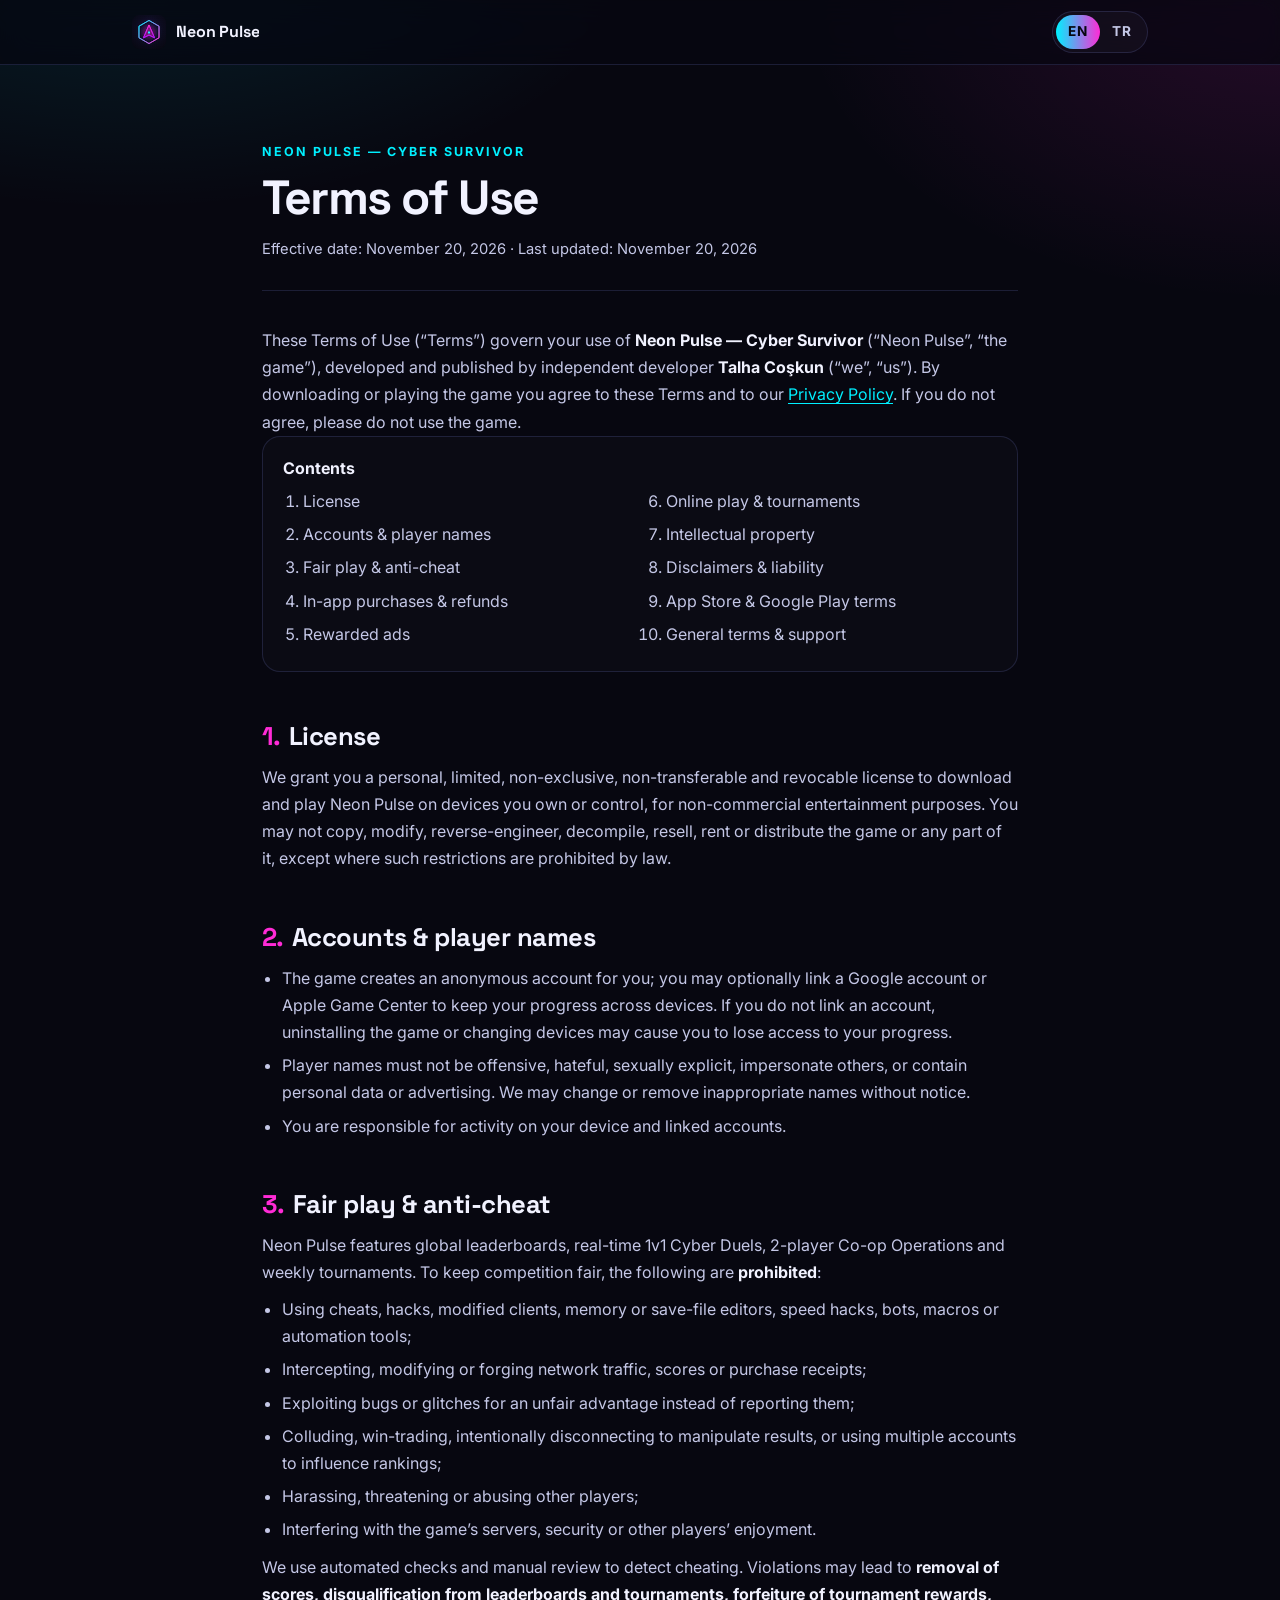
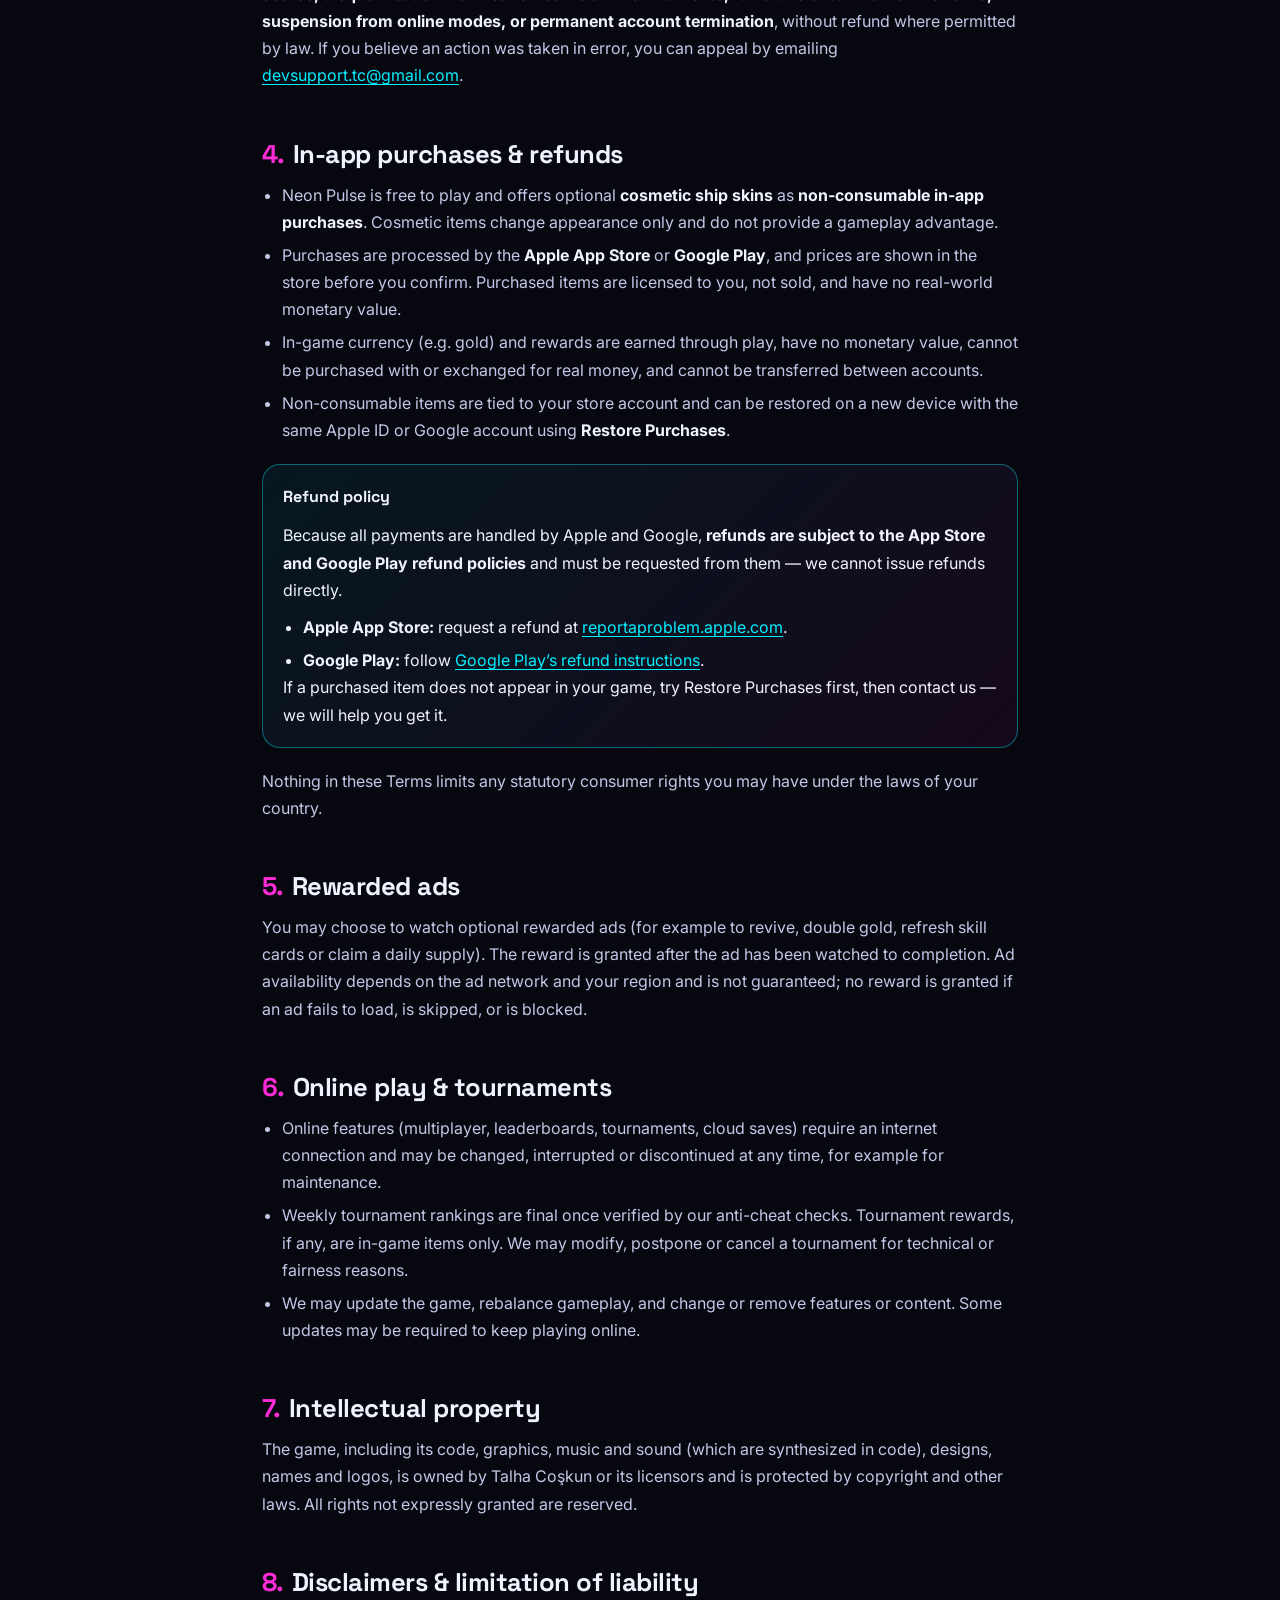
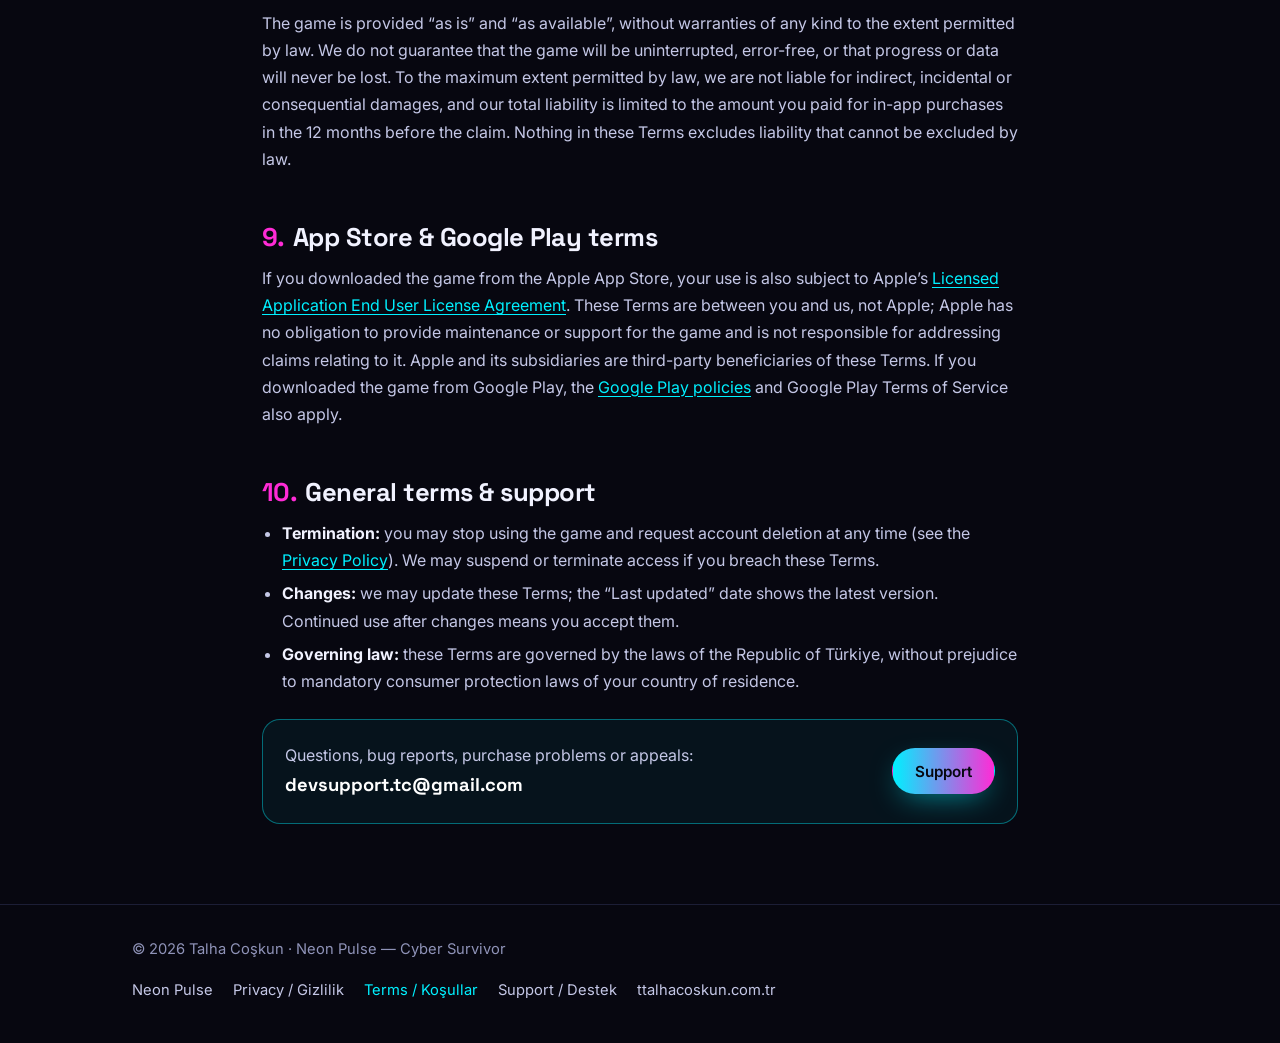
<file: neon-pulse/terms/index.html>
<!DOCTYPE html>
<html lang="en">
<head>
  <meta charset="UTF-8" />
  <meta name="viewport" content="width=device-width, initial-scale=1" />
  <title>Terms of Use — Neon Pulse: Cyber Survivor</title>
  <meta name="np-title-en" content="Terms of Use — Neon Pulse: Cyber Survivor" />
  <meta name="np-title-tr" content="Kullanım Koşulları — Neon Pulse: Cyber Survivor" />
  <meta name="description" content="Terms of Use for Neon Pulse — Cyber Survivor: license, fair play and anti-cheat rules, cosmetic in-app purchases and refunds, rewarded ads, tournaments and support." />
  <link rel="canonical" href="https://ttalhacoskun.com.tr/neon-pulse/terms/" />
  <link rel="alternate" hreflang="en" href="https://ttalhacoskun.com.tr/neon-pulse/terms/" />
  <link rel="alternate" hreflang="tr" href="https://ttalhacoskun.com.tr/neon-pulse/terms/?lang=tr" />
  <link rel="alternate" hreflang="x-default" href="https://ttalhacoskun.com.tr/neon-pulse/terms/" />
  <meta name="theme-color" content="#070710" />
  <meta property="og:type" content="article" />
  <meta property="og:site_name" content="Neon Pulse — Cyber Survivor" />
  <meta property="og:title" content="Neon Pulse — Terms of Use" />
  <meta property="og:description" content="Rules, purchases, refunds and fair play for Neon Pulse — Cyber Survivor." />
  <meta property="og:url" content="https://ttalhacoskun.com.tr/neon-pulse/terms/" />
  <meta property="og:image" content="https://ttalhacoskun.com.tr/assets/neon-pulse/og.png" />
  <meta name="twitter:card" content="summary_large_image" />
  <link rel="icon" href="/assets/neon-pulse/emblem.svg" type="image/svg+xml" />
  <link rel="apple-touch-icon" href="/assets/favicon_io/apple-touch-icon.png" />
  <link rel="preconnect" href="https://fonts.googleapis.com" />
  <link rel="preconnect" href="https://fonts.gstatic.com" crossorigin />
  <link href="https://fonts.googleapis.com/css2?family=Inter:wght@400;500;600;700&family=Space+Grotesk:wght@600;700&display=swap" rel="stylesheet" />
  <link rel="stylesheet" href="/neon-pulse/np.css" />
</head>
<body>
  <a class="skip-link" href="#main">Skip to content</a>

  <header class="np-bar">
    <div class="wrap">
      <a class="np-brand" href="/neon-pulse/"><img src="/assets/neon-pulse/emblem.svg" alt="" width="34" height="34" /><span>Neon Pulse</span></a>
      <div class="np-bar-right">
        <nav class="lang-switch" aria-label="Language / Dil">
          <a href="?lang=en" data-set-lang="en" hreflang="en" lang="en" aria-current="true">EN</a>
          <a href="?lang=tr" data-set-lang="tr" hreflang="tr" lang="tr" aria-current="false">TR</a>
        </nav>
      </div>
    </div>
  </header>

  <main id="main" class="wrap wrap-narrow doc">

    <!-- ================= ENGLISH ================= -->
    <article data-lang="en" lang="en">
      <header class="doc-head">
        <span class="kicker">Neon Pulse — Cyber Survivor</span>
        <h1>Terms of Use</h1>
        <p class="doc-meta">Effective date: November 20, 2026 · Last updated: November 20, 2026</p>
      </header>

      <p>These Terms of Use (“Terms”) govern your use of <strong>Neon Pulse — Cyber Survivor</strong> (“Neon Pulse”, “the game”), developed and published by independent developer <strong>Talha Coşkun</strong> (“we”, “us”). By downloading or playing the game you agree to these Terms and to our <a href="/neon-pulse/privacy/">Privacy Policy</a>. If you do not agree, please do not use the game.</p>

      <nav class="toc" aria-label="Contents">
        <p>Contents</p>
        <ol>
          <li><a href="#en-license">License</a></li>
          <li><a href="#en-accounts">Accounts &amp; player names</a></li>
          <li><a href="#en-fairplay">Fair play &amp; anti-cheat</a></li>
          <li><a href="#en-iap">In-app purchases &amp; refunds</a></li>
          <li><a href="#en-ads">Rewarded ads</a></li>
          <li><a href="#en-online">Online play &amp; tournaments</a></li>
          <li><a href="#en-ip">Intellectual property</a></li>
          <li><a href="#en-liability">Disclaimers &amp; liability</a></li>
          <li><a href="#en-platform">App Store &amp; Google Play terms</a></li>
          <li><a href="#en-general">General terms &amp; support</a></li>
        </ol>
      </nav>

      <h2 id="en-license"><span class="num">1.</span>License</h2>
      <p>We grant you a personal, limited, non-exclusive, non-transferable and revocable license to download and play Neon Pulse on devices you own or control, for non-commercial entertainment purposes. You may not copy, modify, reverse-engineer, decompile, resell, rent or distribute the game or any part of it, except where such restrictions are prohibited by law.</p>

      <h2 id="en-accounts"><span class="num">2.</span>Accounts &amp; player names</h2>
      <ul>
        <li>The game creates an anonymous account for you; you may optionally link a Google account or Apple Game Center to keep your progress across devices. If you do not link an account, uninstalling the game or changing devices may cause you to lose access to your progress.</li>
        <li>Player names must not be offensive, hateful, sexually explicit, impersonate others, or contain personal data or advertising. We may change or remove inappropriate names without notice.</li>
        <li>You are responsible for activity on your device and linked accounts.</li>
      </ul>

      <h2 id="en-fairplay"><span class="num">3.</span>Fair play &amp; anti-cheat</h2>
      <p>Neon Pulse features global leaderboards, real-time 1v1 Cyber Duels, 2-player Co-op Operations and weekly tournaments. To keep competition fair, the following are <strong>prohibited</strong>:</p>
      <ul>
        <li>Using cheats, hacks, modified clients, memory or save-file editors, speed hacks, bots, macros or automation tools;</li>
        <li>Intercepting, modifying or forging network traffic, scores or purchase receipts;</li>
        <li>Exploiting bugs or glitches for an unfair advantage instead of reporting them;</li>
        <li>Colluding, win-trading, intentionally disconnecting to manipulate results, or using multiple accounts to influence rankings;</li>
        <li>Harassing, threatening or abusing other players;</li>
        <li>Interfering with the game’s servers, security or other players’ enjoyment.</li>
      </ul>
      <p>We use automated checks and manual review to detect cheating. Violations may lead to <strong>removal of scores, disqualification from leaderboards and tournaments, forfeiture of tournament rewards, suspension from online modes, or permanent account termination</strong>, without refund where permitted by law. If you believe an action was taken in error, you can appeal by emailing <a href="mailto:devsupport.tc@gmail.com">devsupport.tc@gmail.com</a>.</p>

      <h2 id="en-iap"><span class="num">4.</span>In-app purchases &amp; refunds</h2>
      <ul>
        <li>Neon Pulse is free to play and offers optional <strong>cosmetic ship skins</strong> as <strong>non-consumable in-app purchases</strong>. Cosmetic items change appearance only and do not provide a gameplay advantage.</li>
        <li>Purchases are processed by the <strong>Apple App Store</strong> or <strong>Google Play</strong>, and prices are shown in the store before you confirm. Purchased items are licensed to you, not sold, and have no real-world monetary value.</li>
        <li>In-game currency (e.g. gold) and rewards are earned through play, have no monetary value, cannot be purchased with or exchanged for real money, and cannot be transferred between accounts.</li>
        <li>Non-consumable items are tied to your store account and can be restored on a new device with the same Apple ID or Google account using <strong>Restore Purchases</strong>.</li>
      </ul>
      <div class="callout">
        <p class="callout-title">Refund policy</p>
        <p>Because all payments are handled by Apple and Google, <strong>refunds are subject to the App Store and Google Play refund policies</strong> and must be requested from them — we cannot issue refunds directly.</p>
        <ul>
          <li><strong>Apple App Store:</strong> request a refund at <a href="https://reportaproblem.apple.com/" target="_blank" rel="noopener">reportaproblem.apple.com</a>.</li>
          <li><strong>Google Play:</strong> follow <a href="https://support.google.com/googleplay/answer/2479637" target="_blank" rel="noopener">Google Play’s refund instructions</a>.</li>
        </ul>
        <p>If a purchased item does not appear in your game, try Restore Purchases first, then contact us — we will help you get it.</p>
      </div>
      <p>Nothing in these Terms limits any statutory consumer rights you may have under the laws of your country.</p>

      <h2 id="en-ads"><span class="num">5.</span>Rewarded ads</h2>
      <p>You may choose to watch optional rewarded ads (for example to revive, double gold, refresh skill cards or claim a daily supply). The reward is granted after the ad has been watched to completion. Ad availability depends on the ad network and your region and is not guaranteed; no reward is granted if an ad fails to load, is skipped, or is blocked.</p>

      <h2 id="en-online"><span class="num">6.</span>Online play &amp; tournaments</h2>
      <ul>
        <li>Online features (multiplayer, leaderboards, tournaments, cloud saves) require an internet connection and may be changed, interrupted or discontinued at any time, for example for maintenance.</li>
        <li>Weekly tournament rankings are final once verified by our anti-cheat checks. Tournament rewards, if any, are in-game items only. We may modify, postpone or cancel a tournament for technical or fairness reasons.</li>
        <li>We may update the game, rebalance gameplay, and change or remove features or content. Some updates may be required to keep playing online.</li>
      </ul>

      <h2 id="en-ip"><span class="num">7.</span>Intellectual property</h2>
      <p>The game, including its code, graphics, music and sound (which are synthesized in code), designs, names and logos, is owned by Talha Coşkun or its licensors and is protected by copyright and other laws. All rights not expressly granted are reserved.</p>

      <h2 id="en-liability"><span class="num">8.</span>Disclaimers &amp; limitation of liability</h2>
      <p>The game is provided “as is” and “as available”, without warranties of any kind to the extent permitted by law. We do not guarantee that the game will be uninterrupted, error-free, or that progress or data will never be lost. To the maximum extent permitted by law, we are not liable for indirect, incidental or consequential damages, and our total liability is limited to the amount you paid for in-app purchases in the 12 months before the claim. Nothing in these Terms excludes liability that cannot be excluded by law.</p>

      <h2 id="en-platform"><span class="num">9.</span>App Store &amp; Google Play terms</h2>
      <p>If you downloaded the game from the Apple App Store, your use is also subject to Apple’s <a href="https://www.apple.com/legal/internet-services/itunes/dev/stdeula/" target="_blank" rel="noopener">Licensed Application End User License Agreement</a>. These Terms are between you and us, not Apple; Apple has no obligation to provide maintenance or support for the game and is not responsible for addressing claims relating to it. Apple and its subsidiaries are third-party beneficiaries of these Terms. If you downloaded the game from Google Play, the <a href="https://play.google/developer-content-policy/" target="_blank" rel="noopener">Google Play policies</a> and Google Play Terms of Service also apply.</p>

      <h2 id="en-general"><span class="num">10.</span>General terms &amp; support</h2>
      <ul>
        <li><strong>Termination:</strong> you may stop using the game and request account deletion at any time (see the <a href="/neon-pulse/privacy/#en-delete">Privacy Policy</a>). We may suspend or terminate access if you breach these Terms.</li>
        <li><strong>Changes:</strong> we may update these Terms; the “Last updated” date shows the latest version. Continued use after changes means you accept them.</li>
        <li><strong>Governing law:</strong> these Terms are governed by the laws of the Republic of Türkiye, without prejudice to mandatory consumer protection laws of your country of residence.</li>
      </ul>
      <div class="contact-box">
        <div>
          <p>Questions, bug reports, purchase problems or appeals:</p>
          <p class="email">devsupport.tc@gmail.com</p>
        </div>
        <a class="btn btn-neon" href="/neon-pulse/support/">Support</a>
      </div>
    </article>

    <!-- ================= TÜRKÇE ================= -->
    <article data-lang="tr" lang="tr" hidden>
      <header class="doc-head">
        <span class="kicker">Neon Pulse — Cyber Survivor</span>
        <h1>Kullanım Koşulları</h1>
        <p class="doc-meta">Yürürlük tarihi: 20 Kasım 2026 · Son güncelleme: 20 Kasım 2026</p>
      </header>

      <p>Bu Kullanım Koşulları (“Koşullar”), bağımsız geliştirici <strong>Talha Coşkun</strong> (“biz”) tarafından geliştirilen ve yayımlanan <strong>Neon Pulse — Cyber Survivor</strong> (“Neon Pulse”, “oyun”) kullanımınızı düzenler. Oyunu indirerek veya oynayarak bu Koşulları ve <a href="/neon-pulse/privacy/?lang=tr">Gizlilik Politikamızı</a> kabul etmiş olursunuz. Kabul etmiyorsanız lütfen oyunu kullanmayın.</p>

      <nav class="toc" aria-label="İçindekiler">
        <p>İçindekiler</p>
        <ol>
          <li><a href="#tr-license">Lisans</a></li>
          <li><a href="#tr-accounts">Hesaplar ve oyuncu adları</a></li>
          <li><a href="#tr-fairplay">Adil oyun ve hile önleme</a></li>
          <li><a href="#tr-iap">Uygulama içi satın alımlar ve iadeler</a></li>
          <li><a href="#tr-ads">Ödüllü reklamlar</a></li>
          <li><a href="#tr-online">Çevrimiçi oyun ve turnuvalar</a></li>
          <li><a href="#tr-ip">Fikri mülkiyet</a></li>
          <li><a href="#tr-liability">Sorumluluk reddi ve sınırlaması</a></li>
          <li><a href="#tr-platform">App Store ve Google Play koşulları</a></li>
          <li><a href="#tr-general">Genel hükümler ve destek</a></li>
        </ol>
      </nav>

      <h2 id="tr-license"><span class="num">1.</span>Lisans</h2>
      <p>Size, Neon Pulse’ı sahip olduğunuz veya kontrol ettiğiniz cihazlarda ticari olmayan eğlence amacıyla indirmeniz ve oynamanız için kişisel, sınırlı, münhasır olmayan, devredilemez ve geri alınabilir bir lisans veririz. Yasaların bu kısıtlamaları yasakladığı durumlar dışında oyunu veya herhangi bir bölümünü kopyalayamaz, değiştiremez, tersine mühendislik uygulayamaz, kaynak koda dönüştüremez, yeniden satamaz, kiralayamaz veya dağıtamazsınız.</p>

      <h2 id="tr-accounts"><span class="num">2.</span>Hesaplar ve oyuncu adları</h2>
      <ul>
        <li>Oyun sizin için anonim bir hesap oluşturur; ilerlemenizi cihazlar arasında korumak için isteğe bağlı olarak bir Google hesabı veya Apple Game Center bağlayabilirsiniz. Hesap bağlamazsanız oyunu silmeniz veya cihaz değiştirmeniz ilerlemenize erişiminizi kaybetmenize yol açabilir.</li>
        <li>Oyuncu adları saldırgan, nefret içerikli, müstehcen olamaz; başkalarını taklit edemez, kişisel veri veya reklam içeremez. Uygunsuz adları önceden bildirimde bulunmadan değiştirebilir veya kaldırabiliriz.</li>
        <li>Cihazınızda ve bağlı hesaplarınızda gerçekleşen etkinliklerden siz sorumlusunuz.</li>
      </ul>

      <h2 id="tr-fairplay"><span class="num">3.</span>Adil oyun ve hile önleme</h2>
      <p>Neon Pulse küresel liderlik tabloları, gerçek zamanlı 1v1 Siber Düellolar, 2 Kişilik Ortak Operasyonlar ve haftalık turnuvalar içerir. Rekabetin adil kalması için aşağıdakiler <strong>yasaktır</strong>:</p>
      <ul>
        <li>Hile, hack, değiştirilmiş istemci, bellek veya kayıt dosyası düzenleyici, hız hilesi, bot, makro veya otomasyon araçları kullanmak;</li>
        <li>Ağ trafiğini, skorları veya satın alma makbuzlarını engellemek, değiştirmek ya da sahtesini üretmek;</li>
        <li>Hataları bildirmek yerine haksız avantaj için istismar etmek;</li>
        <li>Anlaşmalı oyun, galibiyet takası, sonuçları manipüle etmek için kasıtlı bağlantı kesme veya sıralamaları etkilemek için birden fazla hesap kullanmak;</li>
        <li>Diğer oyuncuları taciz etmek, tehdit etmek veya onlara kötü davranmak;</li>
        <li>Oyunun sunucularına, güvenliğine veya diğer oyuncuların oyun keyfine müdahale etmek.</li>
      </ul>
      <p>Hileyi tespit etmek için otomatik kontroller ve manuel inceleme kullanırız. İhlaller; yasaların izin verdiği ölçüde iade yapılmaksızın <strong>skorların silinmesi, liderlik tablolarından ve turnuvalardan diskalifiye, turnuva ödüllerinin iptali, çevrimiçi modlardan uzaklaştırma veya hesabın kalıcı olarak kapatılması</strong> ile sonuçlanabilir. Bir işlemin hatalı yapıldığını düşünüyorsanız <a href="mailto:devsupport.tc@gmail.com">devsupport.tc@gmail.com</a> adresine e-posta göndererek itiraz edebilirsiniz.</p>

      <h2 id="tr-iap"><span class="num">4.</span>Uygulama içi satın alımlar ve iadeler</h2>
      <ul>
        <li>Neon Pulse ücretsiz oynanabilir ve isteğe bağlı <strong>kozmetik gemi görünümlerini</strong> <strong>tüketilemeyen (non-consumable) uygulama içi satın alımlar</strong> olarak sunar. Kozmetik öğeler yalnızca görünümü değiştirir ve oynanışta avantaj sağlamaz.</li>
        <li>Satın alımlar <strong>Apple App Store</strong> veya <strong>Google Play</strong> tarafından işlenir; fiyatlar onaylamadan önce mağazada gösterilir. Satın alınan öğeler size satılmaz, lisanslanır ve gerçek parasal değeri yoktur.</li>
        <li>Oyun içi para birimi (ör. altın) ve ödüller oynayarak kazanılır; parasal değeri yoktur, gerçek parayla satın alınamaz veya paraya çevrilemez ve hesaplar arasında aktarılamaz.</li>
        <li>Tüketilemeyen öğeler mağaza hesabınıza bağlıdır ve aynı Apple Kimliği veya Google hesabıyla yeni bir cihazda <strong>Satın Alımları Geri Yükle</strong> kullanılarak geri yüklenebilir.</li>
      </ul>
      <div class="callout">
        <p class="callout-title">İade politikası</p>
        <p>Tüm ödemeler Apple ve Google tarafından işlendiğinden <strong>iadeler App Store ve Google Play iade politikalarına tabidir</strong> ve bu mağazalardan talep edilmelidir — iadeleri doğrudan biz yapamayız.</p>
        <ul>
          <li><strong>Apple App Store:</strong> <a href="https://reportaproblem.apple.com/" target="_blank" rel="noopener">reportaproblem.apple.com</a> adresinden iade talep edin.</li>
          <li><strong>Google Play:</strong> <a href="https://support.google.com/googleplay/answer/2479637?hl=tr" target="_blank" rel="noopener">Google Play iade talimatlarını</a> izleyin.</li>
        </ul>
        <p>Satın aldığınız bir öğe oyunda görünmüyorsa önce Satın Alımları Geri Yükle’yi deneyin, ardından bize yazın — öğenize ulaşmanıza yardımcı oluruz.</p>
      </div>
      <p>Bu Koşulların hiçbir hükmü, ülkenizin yasaları (Türkiye’de 6502 sayılı Tüketicinin Korunması Hakkında Kanun dahil) kapsamındaki yasal tüketici haklarınızı sınırlamaz.</p>

      <h2 id="tr-ads"><span class="num">5.</span>Ödüllü reklamlar</h2>
      <p>İsteğe bağlı ödüllü reklamları izlemeyi seçebilirsiniz (ör. diriliş, altın ×2, yetenek kartı yenileme veya günlük tedarik için). Ödül, reklam sonuna kadar izlendikten sonra verilir. Reklamların varlığı reklam ağına ve bölgenize bağlıdır ve garanti edilmez; reklam yüklenemezse, atlanırsa veya engellenirse ödül verilmez.</p>

      <h2 id="tr-online"><span class="num">6.</span>Çevrimiçi oyun ve turnuvalar</h2>
      <ul>
        <li>Çevrimiçi özellikler (çok oyunculu mod, liderlik tabloları, turnuvalar, bulut kayıtları) internet bağlantısı gerektirir ve örneğin bakım nedeniyle herhangi bir zamanda değiştirilebilir, kesintiye uğrayabilir veya sonlandırılabilir.</li>
        <li>Haftalık turnuva sıralamaları hile önleme kontrollerimizle doğrulandıktan sonra kesinleşir. Turnuva ödülleri, varsa, yalnızca oyun içi öğelerdir. Teknik veya adalet gerekçeleriyle bir turnuvayı değiştirebilir, erteleyebilir veya iptal edebiliriz.</li>
        <li>Oyunu güncelleyebilir, oynanış dengesini değiştirebilir ve özellik veya içerik ekleyip kaldırabiliriz. Çevrimiçi oynamaya devam etmek için bazı güncellemeler gerekli olabilir.</li>
      </ul>

      <h2 id="tr-ip"><span class="num">7.</span>Fikri mülkiyet</h2>
      <p>Kodu, grafikleri, kodla sentezlenen müzik ve sesleri, tasarımları, adları ve logolarıyla birlikte oyun Talha Coşkun’a veya lisans verenlerine aittir ve telif hakkı ile diğer yasalarla korunmaktadır. Açıkça verilmeyen tüm haklar saklıdır.</p>

      <h2 id="tr-liability"><span class="num">8.</span>Sorumluluk reddi ve sınırlaması</h2>
      <p>Oyun, yasaların izin verdiği ölçüde herhangi bir garanti olmaksızın “olduğu gibi” ve “mevcut olduğu şekliyle” sunulur. Oyunun kesintisiz veya hatasız olacağını ya da ilerlemenin veya verilerin hiçbir zaman kaybolmayacağını garanti etmeyiz. Yasaların izin verdiği azami ölçüde dolaylı, arızi veya sonuç olarak ortaya çıkan zararlardan sorumlu değiliz ve toplam sorumluluğumuz, talepten önceki 12 ay içinde uygulama içi satın alımlar için ödediğiniz tutarla sınırlıdır. Bu Koşulların hiçbir hükmü, yasa gereği hariç tutulamayan sorumluluğu ortadan kaldırmaz.</p>

      <h2 id="tr-platform"><span class="num">9.</span>App Store ve Google Play koşulları</h2>
      <p>Oyunu Apple App Store’dan indirdiyseniz kullanımınız ayrıca Apple’ın <a href="https://www.apple.com/legal/internet-services/itunes/dev/stdeula/" target="_blank" rel="noopener">Lisanslı Uygulama Son Kullanıcı Lisans Sözleşmesi</a>’ne tabidir. Bu Koşullar Apple ile değil, sizinle bizim aramızdadır; Apple’ın oyun için bakım veya destek sağlama yükümlülüğü yoktur ve oyunla ilgili talepleri karşılamaktan sorumlu değildir. Apple ve iştirakleri bu Koşulların üçüncü taraf lehtarlarıdır. Oyunu Google Play’den indirdiyseniz <a href="https://play.google/developer-content-policy/" target="_blank" rel="noopener">Google Play politikaları</a> ve Google Play Hizmet Şartları da geçerlidir.</p>

      <h2 id="tr-general"><span class="num">10.</span>Genel hükümler ve destek</h2>
      <ul>
        <li><strong>Fesih:</strong> oyunu kullanmayı dilediğiniz zaman bırakabilir ve hesabınızın silinmesini talep edebilirsiniz (bkz. <a href="/neon-pulse/privacy/?lang=tr#tr-delete">Gizlilik Politikası</a>). Bu Koşulları ihlal ederseniz erişiminizi askıya alabilir veya sonlandırabiliriz.</li>
        <li><strong>Değişiklikler:</strong> bu Koşulları güncelleyebiliriz; “Son güncelleme” tarihi en güncel sürümü gösterir. Değişikliklerden sonra kullanmaya devam etmeniz bunları kabul ettiğiniz anlamına gelir.</li>
        <li><strong>Uygulanacak hukuk:</strong> bu Koşullar, ikamet ettiğiniz ülkenin emredici tüketici koruma hükümleri saklı kalmak kaydıyla Türkiye Cumhuriyeti yasalarına tabidir.</li>
      </ul>
      <div class="contact-box">
        <div>
          <p>Sorular, hata bildirimleri, satın alma sorunları veya itirazlar:</p>
          <p class="email">devsupport.tc@gmail.com</p>
        </div>
        <a class="btn btn-neon" href="/neon-pulse/support/?lang=tr">Destek</a>
      </div>
    </article>
  </main>

  <footer class="np-footer">
    <div class="wrap">
      <p>© <span data-year>2026</span> Talha Coşkun · Neon Pulse — Cyber Survivor</p>
      <nav aria-label="Neon Pulse">
        <ul>
          <li><a href="/neon-pulse/">Neon Pulse</a></li>
          <li><a href="/neon-pulse/privacy/">Privacy / Gizlilik</a></li>
          <li><a href="/neon-pulse/terms/" aria-current="page">Terms / Koşullar</a></li>
          <li><a href="/neon-pulse/support/">Support / Destek</a></li>
          <li><a href="/">ttalhacoskun.com.tr</a></li>
        </ul>
      </nav>
    </div>
  </footer>

  <script src="/neon-pulse/np.js" defer></script>
</body>
</html>
</file>
<file: style.css>
/* =========================================================
   Talha Coşkun — Portfolio
   ========================================================= */

:root {
  --bg: #fafafa;
  --bg-elev: #ffffff;
  --bg-soft: #f1f1f4;
  --text: #0b0b0f;
  --text-2: #3d3d47;
  --text-3: #6b6b78;
  --line: #e3e3ea;
  --line-strong: #c9c9d4;
  --accent: #4f46e5;
  --accent-ink: #ffffff;
  --shadow-sm: 0 1px 2px rgba(10, 10, 20, 0.06);
  --shadow-md: 0 10px 30px -12px rgba(10, 10, 20, 0.18);
  --shadow-lg: 0 24px 60px -20px rgba(10, 10, 20, 0.28);
  --radius: 20px;
  --radius-sm: 12px;
  --maxw: 1160px;
  --gutter: clamp(16px, 4vw, 40px);
  --font-sans: "Inter", system-ui, -apple-system, "Segoe UI", Roboto, sans-serif;
  --font-display: "Space Grotesk", "Inter", system-ui, sans-serif;
  --ease: cubic-bezier(0.2, 0.7, 0.2, 1);

  /* Neon Pulse palette */
  --np-bg: #070710;
  --np-cyan: #00f0ff;
  --np-magenta: #ff2bd6;

  color-scheme: light;
}

@media (prefers-color-scheme: dark) {
  :root {
    --bg: #0a0a0d;
    --bg-elev: #121217;
    --bg-soft: #18181f;
    --text: #f5f5f7;
    --text-2: #c7c7d1;
    --text-3: #9393a3;
    --line: #24242d;
    --line-strong: #34343f;
    --accent: #8b85ff;
    --accent-ink: #0a0a0d;
    --shadow-sm: 0 1px 2px rgba(0, 0, 0, 0.5);
    --shadow-md: 0 10px 30px -12px rgba(0, 0, 0, 0.7);
    --shadow-lg: 0 24px 60px -20px rgba(0, 0, 0, 0.8);
    color-scheme: dark;
  }
}

*,
*::before,
*::after {
  box-sizing: border-box;
}

* {
  margin: 0;
  padding: 0;
}

html {
  scroll-behavior: smooth;
  scroll-padding-top: 84px;
  -webkit-text-size-adjust: 100%;
}

body {
  font-family: var(--font-sans);
  font-size: 1rem;
  line-height: 1.65;
  color: var(--text);
  background: var(--bg);
  -webkit-font-smoothing: antialiased;
  overflow-x: hidden;
}

img,
svg {
  display: block;
  max-width: 100%;
}

a {
  color: inherit;
  text-decoration: none;
}

ul {
  list-style: none;
}

:focus-visible {
  outline: 2px solid var(--accent);
  outline-offset: 3px;
  border-radius: 6px;
}

.skip-link {
  position: absolute;
  left: 16px;
  top: -60px;
  padding: 10px 16px;
  background: var(--text);
  color: var(--bg);
  border-radius: 10px;
  z-index: 100;
  transition: top 200ms var(--ease);
}

.skip-link:focus {
  top: 12px;
}

.container {
  width: 100%;
  max-width: var(--maxw);
  margin: 0 auto;
  padding: 0 var(--gutter);
}

/* ---------- Header ---------- */

.site-header {
  position: sticky;
  top: 0;
  z-index: 50;
  background: color-mix(in srgb, var(--bg) 82%, transparent);
  backdrop-filter: saturate(160%) blur(14px);
  -webkit-backdrop-filter: saturate(160%) blur(14px);
  border-bottom: 1px solid transparent;
  transition: border-color 200ms var(--ease);
}

.site-header.scrolled {
  border-bottom-color: var(--line);
}

.nav {
  display: flex;
  align-items: center;
  justify-content: space-between;
  height: 68px;
}

.logo {
  font-family: var(--font-display);
  font-weight: 700;
  font-size: 1.2rem;
  letter-spacing: -0.02em;
}

.logo span {
  color: var(--accent);
}

.nav-links {
  display: flex;
  gap: 4px;
}

.nav-links a {
  display: inline-block;
  padding: 8px 14px;
  border-radius: 999px;
  font-size: 0.95rem;
  font-weight: 500;
  color: var(--text-2);
  transition: color 160ms, background 160ms;
}

.nav-links a:hover {
  color: var(--text);
  background: var(--bg-soft);
}

.menu-toggle {
  display: none;
  width: 44px;
  height: 44px;
  border: 1px solid var(--line);
  border-radius: 12px;
  background: var(--bg-elev);
  color: var(--text);
  cursor: pointer;
  align-items: center;
  justify-content: center;
}

.menu-toggle span,
.menu-toggle span::before,
.menu-toggle span::after {
  display: block;
  width: 18px;
  height: 2px;
  background: currentColor;
  border-radius: 2px;
  position: relative;
  transition: transform 220ms var(--ease), background 220ms;
}

.menu-toggle span::before,
.menu-toggle span::after {
  content: "";
  position: absolute;
  left: 0;
}

.menu-toggle span::before {
  top: -6px;
}

.menu-toggle span::after {
  top: 6px;
}

.menu-toggle[aria-expanded="true"] span {
  background: transparent;
}

.menu-toggle[aria-expanded="true"] span::before {
  transform: translateY(6px) rotate(45deg);
}

.menu-toggle[aria-expanded="true"] span::after {
  transform: translateY(-6px) rotate(-45deg);
}

/* ---------- Buttons ---------- */

.btn {
  display: inline-flex;
  align-items: center;
  justify-content: center;
  gap: 8px;
  min-height: 46px;
  padding: 0 22px;
  border-radius: 999px;
  font-weight: 600;
  font-size: 0.95rem;
  border: 1px solid transparent;
  cursor: pointer;
  transition: transform 180ms var(--ease), background 180ms, border-color 180ms, box-shadow 180ms, color 180ms;
  white-space: nowrap;
}

.btn:hover {
  transform: translateY(-2px);
}

.btn:active {
  transform: translateY(0);
}

.btn svg {
  width: 18px;
  height: 18px;
  flex: none;
}

.btn-primary {
  background: var(--text);
  color: var(--bg);
  box-shadow: var(--shadow-md);
}

.btn-primary:hover {
  box-shadow: var(--shadow-lg);
}

.btn-ghost {
  background: var(--bg-elev);
  color: var(--text);
  border-color: var(--line-strong);
}

.btn-ghost:hover {
  border-color: var(--text);
}

.btn-sm {
  min-height: 38px;
  padding: 0 16px;
  font-size: 0.875rem;
}

/* ---------- Sections ---------- */

section {
  padding: clamp(72px, 10vw, 120px) 0;
}

.section-head {
  margin-bottom: clamp(32px, 5vw, 56px);
  max-width: 680px;
}

.eyebrow {
  display: inline-block;
  font-size: 0.8rem;
  font-weight: 600;
  letter-spacing: 0.14em;
  text-transform: uppercase;
  color: var(--accent);
  margin-bottom: 12px;
}

h1,
h2,
h3 {
  font-family: var(--font-display);
  letter-spacing: -0.025em;
  line-height: 1.1;
  color: var(--text);
}

.section-title {
  font-size: clamp(2rem, 4.5vw, 3rem);
  font-weight: 700;
}

.section-lead {
  margin-top: 14px;
  font-size: 1.075rem;
  color: var(--text-2);
}

/* ---------- Hero ---------- */

.hero {
  padding-top: clamp(48px, 8vw, 96px);
  padding-bottom: clamp(72px, 10vw, 120px);
}

.hero-grid {
  display: grid;
  grid-template-columns: 1.3fr 1fr;
  gap: clamp(32px, 6vw, 80px);
  align-items: center;
}

.hero-kicker {
  display: inline-flex;
  align-items: center;
  gap: 10px;
  padding: 6px 14px 6px 8px;
  border: 1px solid var(--line);
  border-radius: 999px;
  background: var(--bg-elev);
  font-size: 0.9rem;
  font-weight: 500;
  color: var(--text-2);
  margin-bottom: 24px;
}

.hero-kicker .dot {
  width: 8px;
  height: 8px;
  margin-left: 6px;
  border-radius: 50%;
  background: #22c55e;
  box-shadow: 0 0 0 4px color-mix(in srgb, #22c55e 22%, transparent);
}

.hero h1 {
  font-size: clamp(2.75rem, 8vw, 5.25rem);
  font-weight: 700;
  letter-spacing: -0.04em;
  line-height: 1;
}

.hero-role {
  margin-top: 16px;
  font-family: var(--font-display);
  font-size: clamp(1.35rem, 3vw, 1.85rem);
  font-weight: 500;
  color: var(--text-2);
  letter-spacing: -0.02em;
}

.hero-role strong {
  color: var(--accent);
  font-weight: 600;
}

.hero-text {
  margin-top: 18px;
  max-width: 520px;
  font-size: 1.075rem;
  color: var(--text-2);
}

.hero-actions {
  display: flex;
  flex-wrap: wrap;
  gap: 12px;
  margin-top: 32px;
}

.socials {
  display: flex;
  gap: 10px;
  margin-top: 28px;
}

.social-link {
  display: inline-flex;
  align-items: center;
  justify-content: center;
  width: 44px;
  height: 44px;
  border-radius: 12px;
  border: 1px solid var(--line);
  background: var(--bg-elev);
  color: var(--text-2);
  transition: transform 180ms var(--ease), color 180ms, border-color 180ms;
}

.social-link svg {
  width: 20px;
  height: 20px;
}

.social-link:hover {
  transform: translateY(-3px);
  color: var(--text);
  border-color: var(--text);
}

.hero-photo {
  position: relative;
  justify-self: center;
  width: min(100%, 400px);
}

.hero-photo::before {
  content: "";
  position: absolute;
  inset: -14% -10%;
  background:
    radial-gradient(40% 40% at 30% 30%, color-mix(in srgb, var(--accent) 35%, transparent), transparent 70%),
    radial-gradient(40% 40% at 75% 70%, color-mix(in srgb, var(--np-magenta) 22%, transparent), transparent 70%);
  filter: blur(30px);
  z-index: -1;
}

.hero .eyebrow {
  display: block;
}

.hero-photo img {
  width: 100%;
  height: auto;
  aspect-ratio: 1;
  object-fit: cover;
  object-position: center top;
  border-radius: 50%;
  border: 6px solid var(--bg-elev);
  box-shadow: var(--shadow-lg);
}

/* ---------- About ---------- */

.about-grid {
  display: grid;
  grid-template-columns: 1fr 1.6fr;
  gap: clamp(24px, 4vw, 48px);
  align-items: start;
}

.stat-list {
  display: grid;
  gap: 16px;
}

.stat {
  display: flex;
  gap: 16px;
  align-items: flex-start;
  padding: 22px;
  border: 1px solid var(--line);
  border-radius: var(--radius);
  background: var(--bg-elev);
  transition: transform 220ms var(--ease), box-shadow 220ms, border-color 220ms;
}

.stat:hover {
  transform: translateY(-3px);
  box-shadow: var(--shadow-md);
  border-color: var(--line-strong);
}

.stat-icon {
  flex: none;
  display: grid;
  place-items: center;
  width: 44px;
  height: 44px;
  border-radius: 12px;
  background: color-mix(in srgb, var(--accent) 12%, transparent);
  color: var(--accent);
}

.stat-icon svg {
  width: 22px;
  height: 22px;
}

.stat h3 {
  font-size: 1.05rem;
  margin-bottom: 2px;
}

.stat p {
  color: var(--text-2);
  font-size: 0.95rem;
}

.about-text p {
  color: var(--text-2);
  font-size: 1.05rem;
}

.about-text p + p {
  margin-top: 18px;
}

.about-text p:first-child {
  font-size: 1.2rem;
  color: var(--text);
}

/* ---------- Skills ---------- */

.skills-grid {
  display: grid;
  grid-template-columns: repeat(3, 1fr);
  gap: 16px;
}

.skill-group {
  padding: 24px;
  border: 1px solid var(--line);
  border-radius: var(--radius);
  background: var(--bg-elev);
  transition: transform 220ms var(--ease), box-shadow 220ms, border-color 220ms;
}

.skill-group:hover {
  transform: translateY(-3px);
  box-shadow: var(--shadow-md);
  border-color: var(--line-strong);
}

.skill-group h3 {
  font-size: 1.1rem;
  margin-bottom: 16px;
}

.chips {
  display: flex;
  flex-wrap: wrap;
  gap: 8px;
}

.chip {
  display: inline-flex;
  align-items: center;
  padding: 6px 12px;
  border-radius: 999px;
  font-size: 0.875rem;
  font-weight: 500;
  color: var(--text-2);
  background: var(--bg-soft);
  border: 1px solid var(--line);
}

/* ---------- Projects ---------- */

.projects-grid {
  display: grid;
  grid-template-columns: repeat(3, 1fr);
  gap: 20px;
  margin-top: 20px;
}

.project-card {
  display: flex;
  flex-direction: column;
  border: 1px solid var(--line);
  border-radius: var(--radius);
  background: var(--bg-elev);
  overflow: hidden;
  transition: transform 260ms var(--ease), box-shadow 260ms, border-color 260ms;
}

.project-card:hover {
  transform: translateY(-6px);
  box-shadow: var(--shadow-lg);
  border-color: var(--line-strong);
}

.project-media {
  overflow: hidden;
  aspect-ratio: 1 / 1;
  background: var(--bg-soft);
  border-bottom: 1px solid var(--line);
}

.project-media img {
  width: 100%;
  height: 100%;
  object-fit: cover;
  transition: transform 500ms var(--ease);
}

.project-card:hover .project-media img {
  transform: scale(1.05);
}

.project-body {
  display: flex;
  flex-direction: column;
  flex: 1;
  padding: 20px 22px 22px;
}

.project-meta {
  font-size: 0.8rem;
  font-weight: 600;
  letter-spacing: 0.08em;
  text-transform: uppercase;
  color: var(--text-3);
}

.project-body h3 {
  margin: 6px 0 18px;
  font-size: 1.3rem;
}

.project-actions {
  display: flex;
  flex-wrap: wrap;
  gap: 8px;
  margin-top: auto;
}

/* Featured: Neon Pulse */

.np-feature {
  position: relative;
  display: grid;
  grid-template-columns: minmax(260px, 0.9fr) 1.4fr;
  border-radius: calc(var(--radius) + 6px);
  overflow: hidden;
  background: var(--np-bg);
  color: #eef0ff;
  border: 1px solid rgba(0, 240, 255, 0.22);
  box-shadow: 0 30px 80px -30px rgba(255, 43, 214, 0.35), 0 20px 60px -30px rgba(0, 240, 255, 0.35);
  isolation: isolate;
  transition: transform 300ms var(--ease), box-shadow 300ms;
}

.np-feature:hover {
  transform: translateY(-4px);
  box-shadow: 0 40px 90px -30px rgba(255, 43, 214, 0.5), 0 30px 70px -30px rgba(0, 240, 255, 0.5);
}

.np-feature::before {
  content: "";
  position: absolute;
  inset: 0;
  background-image:
    linear-gradient(rgba(0, 240, 255, 0.06) 1px, transparent 1px),
    linear-gradient(90deg, rgba(0, 240, 255, 0.06) 1px, transparent 1px);
  background-size: 36px 36px;
  mask-image: radial-gradient(ellipse at 20% 50%, #000 0%, transparent 75%);
  -webkit-mask-image: radial-gradient(ellipse at 20% 50%, #000 0%, transparent 75%);
  z-index: -1;
}

.np-visual {
  position: relative;
  display: grid;
  place-items: center;
  padding: clamp(28px, 5vw, 56px);
  background:
    radial-gradient(60% 60% at 50% 45%, rgba(255, 43, 214, 0.22), transparent 70%),
    radial-gradient(70% 70% at 50% 55%, rgba(0, 240, 255, 0.16), transparent 75%);
}

.np-visual img {
  width: min(100%, 300px);
  filter: drop-shadow(0 20px 50px rgba(0, 240, 255, 0.35));
  transition: transform 500ms var(--ease);
}

.np-feature:hover .np-visual img {
  transform: scale(1.04) rotate(-2deg);
}

.np-content {
  padding: clamp(28px, 4vw, 48px);
  padding-left: clamp(28px, 3vw, 32px);
}

.np-tag {
  display: inline-flex;
  align-items: center;
  gap: 8px;
  padding: 5px 12px;
  border-radius: 999px;
  font-size: 0.75rem;
  font-weight: 700;
  letter-spacing: 0.14em;
  text-transform: uppercase;
  color: var(--np-cyan);
  background: rgba(0, 240, 255, 0.08);
  border: 1px solid rgba(0, 240, 255, 0.35);
}

.np-tag::before {
  content: "";
  width: 6px;
  height: 6px;
  border-radius: 50%;
  background: var(--np-magenta);
  box-shadow: 0 0 10px var(--np-magenta);
}

.np-content h3 {
  margin-top: 16px;
  font-size: clamp(1.9rem, 4vw, 2.6rem);
  color: #fff;
  letter-spacing: -0.03em;
}

.np-content h3 .np-accent {
  background: linear-gradient(90deg, var(--np-cyan), var(--np-magenta));
  -webkit-background-clip: text;
  background-clip: text;
  color: transparent;
}

.np-sub {
  margin-top: 8px;
  color: #b9bce0;
  font-size: 1.02rem;
}

.np-features {
  display: grid;
  grid-template-columns: 1fr 1fr;
  gap: 10px 22px;
  margin: 24px 0;
}

.np-features li {
  position: relative;
  padding-left: 22px;
  font-size: 0.94rem;
  color: #dfe1fb;
  line-height: 1.5;
}

.np-features li::before {
  content: "";
  position: absolute;
  left: 2px;
  top: 0.5em;
  width: 9px;
  height: 9px;
  transform: rotate(45deg);
  border: 2px solid var(--np-cyan);
  box-shadow: 0 0 8px rgba(0, 240, 255, 0.7);
}

.np-ships {
  display: flex;
  flex-wrap: wrap;
  gap: 8px;
  margin-bottom: 24px;
}

.np-ship {
  padding: 5px 12px;
  border-radius: 8px;
  font-family: var(--font-display);
  font-size: 0.85rem;
  font-weight: 600;
  letter-spacing: 0.04em;
  color: #fff;
  background: rgba(255, 43, 214, 0.1);
  border: 1px solid rgba(255, 43, 214, 0.4);
}

.np-stores {
  display: flex;
  flex-wrap: wrap;
  gap: 10px;
  margin-bottom: 24px;
}

.store-badge {
  display: inline-flex;
  align-items: center;
  gap: 10px;
  padding: 8px 14px 8px 12px;
  border-radius: 12px;
  background: rgba(255, 255, 255, 0.04);
  border: 1px solid rgba(255, 255, 255, 0.18);
  color: #fff;
}

.store-badge svg {
  width: 22px;
  height: 22px;
  flex: none;
}

.store-badge small {
  display: block;
  font-size: 0.68rem;
  font-weight: 600;
  letter-spacing: 0.08em;
  text-transform: uppercase;
  color: var(--np-cyan);
  line-height: 1.2;
}

.store-badge span {
  display: block;
  font-weight: 600;
  font-size: 0.95rem;
  line-height: 1.25;
}

.np-actions {
  display: flex;
  flex-wrap: wrap;
  gap: 10px;
}

.btn-neon {
  background: linear-gradient(90deg, var(--np-cyan), var(--np-magenta));
  color: #070710;
  box-shadow: 0 10px 30px -10px rgba(0, 240, 255, 0.6);
}

.btn-neon:hover {
  box-shadow: 0 14px 40px -10px rgba(255, 43, 214, 0.7);
}

.btn-neon-ghost {
  color: #eef0ff;
  background: rgba(255, 255, 255, 0.04);
  border-color: rgba(255, 255, 255, 0.22);
}

.btn-neon-ghost:hover {
  border-color: var(--np-cyan);
  color: var(--np-cyan);
}

/* ---------- Contact ---------- */

.contact-card {
  display: grid;
  grid-template-columns: 1.2fr 1fr;
  gap: clamp(24px, 4vw, 48px);
  align-items: center;
  padding: clamp(28px, 5vw, 56px);
  border-radius: calc(var(--radius) + 6px);
  border: 1px solid var(--line);
  background: var(--bg-elev);
}

.contact-card .section-title {
  font-size: clamp(1.9rem, 4vw, 2.6rem);
}

.contact-links {
  display: grid;
  gap: 12px;
}

.contact-link {
  display: flex;
  align-items: center;
  gap: 14px;
  padding: 16px 18px;
  border-radius: var(--radius-sm);
  border: 1px solid var(--line);
  background: var(--bg);
  transition: transform 180ms var(--ease), border-color 180ms, box-shadow 180ms;
}

.contact-link:hover {
  transform: translateX(4px);
  border-color: var(--text);
  box-shadow: var(--shadow-sm);
}

.contact-link svg {
  width: 22px;
  height: 22px;
  flex: none;
  color: var(--accent);
}

.contact-link small {
  display: block;
  font-size: 0.78rem;
  color: var(--text-3);
  font-weight: 500;
}

.contact-link span {
  display: block;
  font-weight: 600;
  word-break: break-word;
}

/* ---------- Ad slot ---------- */

.ad-slot {
  padding: 0 0 48px;
}

/* Collapse the slot when AdSense has nothing to show (Google-recommended). */
ins.adsbygoogle[data-ad-status="unfilled"] {
  display: none !important;
}

/* ---------- Footer ---------- */

.site-footer {
  border-top: 1px solid var(--line);
  padding: 48px 0 40px;
  color: var(--text-2);
  font-size: 0.95rem;
}

.footer-grid {
  display: grid;
  grid-template-columns: 1.4fr 1fr 1fr;
  gap: 32px;
}

.footer-grid h2 {
  font-family: var(--font-sans);
  font-size: 0.8rem;
  font-weight: 600;
  letter-spacing: 0.12em;
  text-transform: uppercase;
  color: var(--text-3);
  margin-bottom: 12px;
}

.footer-grid ul {
  display: grid;
  gap: 8px;
}

.footer-grid a:hover {
  color: var(--text);
  text-decoration: underline;
  text-underline-offset: 4px;
}

.footer-bottom {
  margin-top: 40px;
  padding-top: 24px;
  border-top: 1px solid var(--line);
  font-size: 0.875rem;
  color: var(--text-3);
}

/* ---------- Reveal ---------- */

.js .reveal {
  opacity: 0;
  transform: translateY(16px);
  transition: opacity 600ms var(--ease), transform 600ms var(--ease);
}

.js .reveal.in {
  opacity: 1;
  transform: none;
}

@media (prefers-reduced-motion: reduce) {
  html {
    scroll-behavior: auto;
  }
  *,
  *::before,
  *::after {
    transition-duration: 0.01ms !important;
    animation-duration: 0.01ms !important;
  }
  .js .reveal {
    opacity: 1;
    transform: none;
  }
}

/* ---------- Responsive ---------- */

@media (max-width: 1000px) {
  .projects-grid,
  .skills-grid {
    grid-template-columns: repeat(2, 1fr);
  }
  .np-feature {
    grid-template-columns: 1fr;
  }
  .np-visual {
    padding-bottom: 0;
  }
  .np-visual img {
    width: min(60%, 220px);
  }
  .np-content {
    padding-left: clamp(28px, 4vw, 48px);
  }
}

@media (max-width: 820px) {
  .menu-toggle {
    display: inline-flex;
  }
  .nav-links {
    position: absolute;
    top: 68px;
    left: 0;
    right: 0;
    flex-direction: column;
    gap: 2px;
    padding: 8px var(--gutter) 16px;
    background: var(--bg);
    border-bottom: 1px solid var(--line);
    box-shadow: var(--shadow-md);
    display: none;
  }
  .nav-links.open {
    display: flex;
  }
  .nav-links a {
    display: block;
    padding: 12px 14px;
    font-size: 1.05rem;
  }
  .hero-grid,
  .about-grid,
  .contact-card {
    grid-template-columns: 1fr;
  }
  .hero-photo {
    order: -1;
    width: min(64vw, 260px);
  }
  .hero-text-col {
    text-align: center;
  }
  .hero-text {
    margin-left: auto;
    margin-right: auto;
  }
  .hero-actions,
  .socials {
    justify-content: center;
  }
  .footer-grid {
    grid-template-columns: 1fr 1fr;
  }
  .footer-grid > :first-child {
    grid-column: 1 / -1;
  }
}

@media (max-width: 560px) {
  .projects-grid,
  .skills-grid,
  .np-features {
    grid-template-columns: 1fr;
  }
  .hero-actions .btn {
    flex: 1 1 auto;
  }
  .np-actions .btn {
    flex: 1 1 100%;
  }
}
</file>
<file: neon-pulse/np.css>
/* Neon Pulse — shared styles for the game page and legal/support pages */

:root {
  --np-bg: #070710;
  --np-bg-2: #0d0d1c;
  --np-panel: #111125;
  --np-line: rgba(140, 150, 255, 0.16);
  --np-line-strong: rgba(0, 240, 255, 0.4);
  --np-text: #f1f2ff;
  --np-text-2: #c4c7e6;
  --np-text-3: #8f93b8;
  --np-cyan: #00f0ff;
  --np-magenta: #ff2bd6;
  --np-violet: #b316ff;
  --np-radius: 18px;
  --font-sans: "Inter", system-ui, -apple-system, "Segoe UI", Roboto, sans-serif;
  --font-display: "Space Grotesk", "Inter", system-ui, sans-serif;
  --ease: cubic-bezier(0.2, 0.7, 0.2, 1);
  color-scheme: dark;
}

*,
*::before,
*::after {
  box-sizing: border-box;
}

* {
  margin: 0;
  padding: 0;
}

html {
  scroll-behavior: smooth;
  scroll-padding-top: 80px;
  -webkit-text-size-adjust: 100%;
}

body {
  font-family: var(--font-sans);
  font-size: 1rem;
  line-height: 1.7;
  color: var(--np-text);
  background:
    radial-gradient(900px 500px at 10% -10%, rgba(0, 240, 255, 0.12), transparent 60%),
    radial-gradient(800px 500px at 100% 0%, rgba(255, 43, 214, 0.12), transparent 60%),
    var(--np-bg);
  background-attachment: fixed;
  -webkit-font-smoothing: antialiased;
  min-height: 100vh;
  overflow-x: hidden;
}

img,
svg {
  display: block;
  max-width: 100%;
}

a {
  color: var(--np-cyan);
  text-underline-offset: 3px;
}

a:hover {
  color: #7ff8ff;
}

:focus-visible {
  outline: 2px solid var(--np-cyan);
  outline-offset: 3px;
  border-radius: 6px;
}

[hidden] {
  display: none !important;
}

.skip-link {
  position: absolute;
  left: 16px;
  top: -60px;
  padding: 10px 16px;
  background: var(--np-cyan);
  color: var(--np-bg);
  border-radius: 10px;
  z-index: 100;
  font-weight: 600;
}

.skip-link:focus {
  top: 12px;
}

.wrap {
  width: 100%;
  max-width: 1080px;
  margin: 0 auto;
  padding: 0 clamp(16px, 4vw, 32px);
}

.wrap-narrow {
  max-width: 820px;
}

/* ---------- Top bar ---------- */

.np-bar {
  position: sticky;
  top: 0;
  z-index: 40;
  background: rgba(7, 7, 16, 0.78);
  backdrop-filter: blur(14px) saturate(160%);
  -webkit-backdrop-filter: blur(14px) saturate(160%);
  border-bottom: 1px solid var(--np-line);
}

.np-bar .wrap {
  display: flex;
  align-items: center;
  justify-content: space-between;
  gap: 12px;
  height: 64px;
}

.np-brand {
  display: inline-flex;
  align-items: center;
  gap: 10px;
  color: var(--np-text);
  text-decoration: none;
  font-family: var(--font-display);
  font-weight: 700;
  letter-spacing: -0.01em;
  min-width: 0;
}

.np-brand img {
  width: 34px;
  height: 34px;
  flex: none;
}

.np-brand span {
  white-space: nowrap;
  overflow: hidden;
  text-overflow: ellipsis;
}

.np-bar-right {
  display: flex;
  align-items: center;
  gap: 10px;
}

.lang-switch {
  display: inline-flex;
  padding: 3px;
  border-radius: 999px;
  border: 1px solid var(--np-line);
  background: rgba(255, 255, 255, 0.03);
}

.lang-switch a {
  display: inline-flex;
  align-items: center;
  justify-content: center;
  min-width: 44px;
  height: 34px;
  padding: 0 12px;
  border-radius: 999px;
  font-size: 0.85rem;
  font-weight: 700;
  letter-spacing: 0.06em;
  color: var(--np-text-2);
  text-decoration: none;
  transition: background 160ms, color 160ms;
}

.lang-switch a[aria-current="true"] {
  background: linear-gradient(90deg, var(--np-cyan), var(--np-magenta));
  color: var(--np-bg);
}

.back-link {
  display: inline-flex;
  align-items: center;
  gap: 6px;
  font-size: 0.9rem;
  font-weight: 500;
  color: var(--np-text-2);
  text-decoration: none;
  white-space: nowrap;
}

.back-link:hover {
  color: var(--np-text);
}

/* ---------- Buttons ---------- */

.btn {
  display: inline-flex;
  align-items: center;
  justify-content: center;
  gap: 8px;
  min-height: 46px;
  padding: 0 22px;
  border-radius: 999px;
  font-weight: 600;
  font-size: 0.95rem;
  text-decoration: none;
  border: 1px solid transparent;
  transition: transform 180ms var(--ease), box-shadow 180ms, border-color 180ms, color 180ms;
}

.btn:hover {
  transform: translateY(-2px);
}

.btn-neon {
  background: linear-gradient(90deg, var(--np-cyan), var(--np-magenta));
  color: var(--np-bg);
  box-shadow: 0 10px 30px -10px rgba(0, 240, 255, 0.6);
}

.btn-neon:hover {
  color: var(--np-bg);
  box-shadow: 0 14px 40px -10px rgba(255, 43, 214, 0.7);
}

.btn-line {
  color: var(--np-text);
  background: rgba(255, 255, 255, 0.04);
  border-color: rgba(255, 255, 255, 0.22);
}

.btn-line:hover {
  color: var(--np-cyan);
  border-color: var(--np-cyan);
}

/* ---------- Store badges ---------- */

.stores {
  display: flex;
  flex-wrap: wrap;
  gap: 10px;
}

.store-badge {
  display: inline-flex;
  align-items: center;
  gap: 10px;
  padding: 8px 16px 8px 12px;
  border-radius: 12px;
  background: rgba(255, 255, 255, 0.04);
  border: 1px solid rgba(255, 255, 255, 0.18);
}

.store-badge svg {
  width: 24px;
  height: 24px;
  flex: none;
}

.store-badge small {
  display: block;
  font-size: 0.68rem;
  font-weight: 700;
  letter-spacing: 0.08em;
  text-transform: uppercase;
  color: var(--np-cyan);
  line-height: 1.2;
}

.store-badge span {
  display: block;
  font-weight: 600;
  line-height: 1.25;
}

/* ---------- Document (legal/support) ---------- */

.doc-head {
  padding: clamp(40px, 7vw, 72px) 0 28px;
  border-bottom: 1px solid var(--np-line);
  margin-bottom: 36px;
}

.kicker {
  display: inline-block;
  font-size: 0.78rem;
  font-weight: 700;
  letter-spacing: 0.16em;
  text-transform: uppercase;
  color: var(--np-cyan);
  margin-bottom: 10px;
}

.doc-head h1 {
  font-family: var(--font-display);
  font-size: clamp(2rem, 5vw, 3rem);
  line-height: 1.1;
  letter-spacing: -0.03em;
}

.doc-meta {
  margin-top: 12px;
  color: var(--np-text-3);
  font-size: 0.92rem;
}

.doc [id] {
  scroll-margin-top: 84px;
}

.doc h2 {
  font-family: var(--font-display);
  font-size: clamp(1.3rem, 3vw, 1.6rem);
  letter-spacing: -0.02em;
  line-height: 1.25;
  margin: 44px 0 12px;
  padding-top: 4px;
}

.doc h2 .num {
  color: var(--np-magenta);
  margin-right: 8px;
}

.doc h3 {
  font-family: var(--font-display);
  font-size: 1.1rem;
  margin: 26px 0 8px;
  color: #fff;
}

.doc p,
.doc li,
.doc td,
.doc th {
  color: var(--np-text-2);
}

.doc p + p {
  margin-top: 12px;
}

.doc ul,
.doc ol {
  margin: 10px 0 10px 1.25rem;
}

.doc li + li {
  margin-top: 6px;
}

.doc strong {
  color: var(--np-text);
}

.doc code {
  font-family: ui-monospace, SFMono-Regular, Menlo, monospace;
  font-size: 0.9em;
  padding: 1px 6px;
  border-radius: 6px;
  background: rgba(0, 240, 255, 0.08);
  color: #9ff9ff;
}

.callout {
  margin: 20px 0;
  padding: 18px 20px;
  border-radius: var(--np-radius);
  border: 1px solid var(--np-line-strong);
  background: linear-gradient(135deg, rgba(0, 240, 255, 0.07), rgba(255, 43, 214, 0.06));
}

.callout p,
.callout li {
  color: var(--np-text);
}

.callout ul {
  margin-bottom: 0;
}

.callout-title {
  font-family: var(--font-display);
  font-weight: 700;
  color: #fff;
  margin-bottom: 6px;
}

.toc {
  margin: 0 0 8px;
  padding: 18px 20px;
  border-radius: var(--np-radius);
  border: 1px solid var(--np-line);
  background: rgba(255, 255, 255, 0.02);
}

.toc p {
  font-weight: 700;
  color: var(--np-text);
  margin-bottom: 6px;
}

.toc ol {
  margin: 0 0 0 1.25rem;
  columns: 2;
  column-gap: 32px;
}

.toc li {
  margin: 0 0 4px;
  break-inside: avoid;
}

.toc a {
  color: var(--np-text-2);
  text-decoration: none;
}

.toc a:hover {
  color: var(--np-cyan);
}

.table-wrap {
  overflow-x: auto;
  margin: 14px 0;
  border: 1px solid var(--np-line);
  border-radius: 14px;
}

table {
  width: 100%;
  border-collapse: collapse;
  font-size: 0.93rem;
  min-width: 560px;
}

th,
td {
  text-align: left;
  vertical-align: top;
  padding: 12px 14px;
  border-bottom: 1px solid var(--np-line);
}

th {
  font-weight: 600;
  color: var(--np-text) !important;
  background: rgba(255, 255, 255, 0.03);
}

tr:last-child td {
  border-bottom: 0;
}

.contact-box {
  display: flex;
  flex-wrap: wrap;
  align-items: center;
  justify-content: space-between;
  gap: 16px;
  margin: 24px 0;
  padding: 22px;
  border-radius: var(--np-radius);
  border: 1px solid var(--np-line-strong);
  background: rgba(0, 240, 255, 0.05);
}

.contact-box p {
  margin: 0 !important;
}

.contact-box .email {
  font-family: var(--font-display);
  font-size: 1.15rem;
  font-weight: 700;
  color: #fff;
  word-break: break-all;
}

details.faq {
  border: 1px solid var(--np-line);
  border-radius: 14px;
  background: rgba(255, 255, 255, 0.02);
  margin: 10px 0;
  transition: border-color 160ms;
}

details.faq[open] {
  border-color: var(--np-line-strong);
}

details.faq summary {
  cursor: pointer;
  list-style: none;
  padding: 16px 48px 16px 18px;
  font-weight: 600;
  color: var(--np-text);
  position: relative;
}

details.faq summary::-webkit-details-marker {
  display: none;
}

details.faq summary::after {
  content: "+";
  position: absolute;
  right: 18px;
  top: 50%;
  transform: translateY(-50%);
  font-size: 1.3rem;
  color: var(--np-cyan);
  transition: transform 200ms var(--ease);
}

details.faq[open] summary::after {
  transform: translateY(-50%) rotate(45deg);
}

details.faq > div {
  padding: 0 18px 18px;
}

/* ---------- Footer ---------- */

.np-footer {
  margin-top: 80px;
  padding: 32px 0 40px;
  border-top: 1px solid var(--np-line);
  font-size: 0.92rem;
  color: var(--np-text-3);
}

.np-footer .wrap {
  display: flex;
  flex-wrap: wrap;
  justify-content: space-between;
  gap: 16px;
}

.np-footer nav ul {
  display: flex;
  flex-wrap: wrap;
  gap: 6px 20px;
  list-style: none;
}

.np-footer a {
  color: var(--np-text-2);
  text-decoration: none;
}

.np-footer a:hover,
.np-footer a[aria-current="page"] {
  color: var(--np-cyan);
}

@media (max-width: 640px) {
  .toc ol {
    columns: 1;
  }
  .back-link .label {
    display: none;
  }
}

@media (prefers-reduced-motion: reduce) {
  html {
    scroll-behavior: auto;
  }
  * {
    transition-duration: 0.01ms !important;
    animation-duration: 0.01ms !important;
  }
}
</file>
